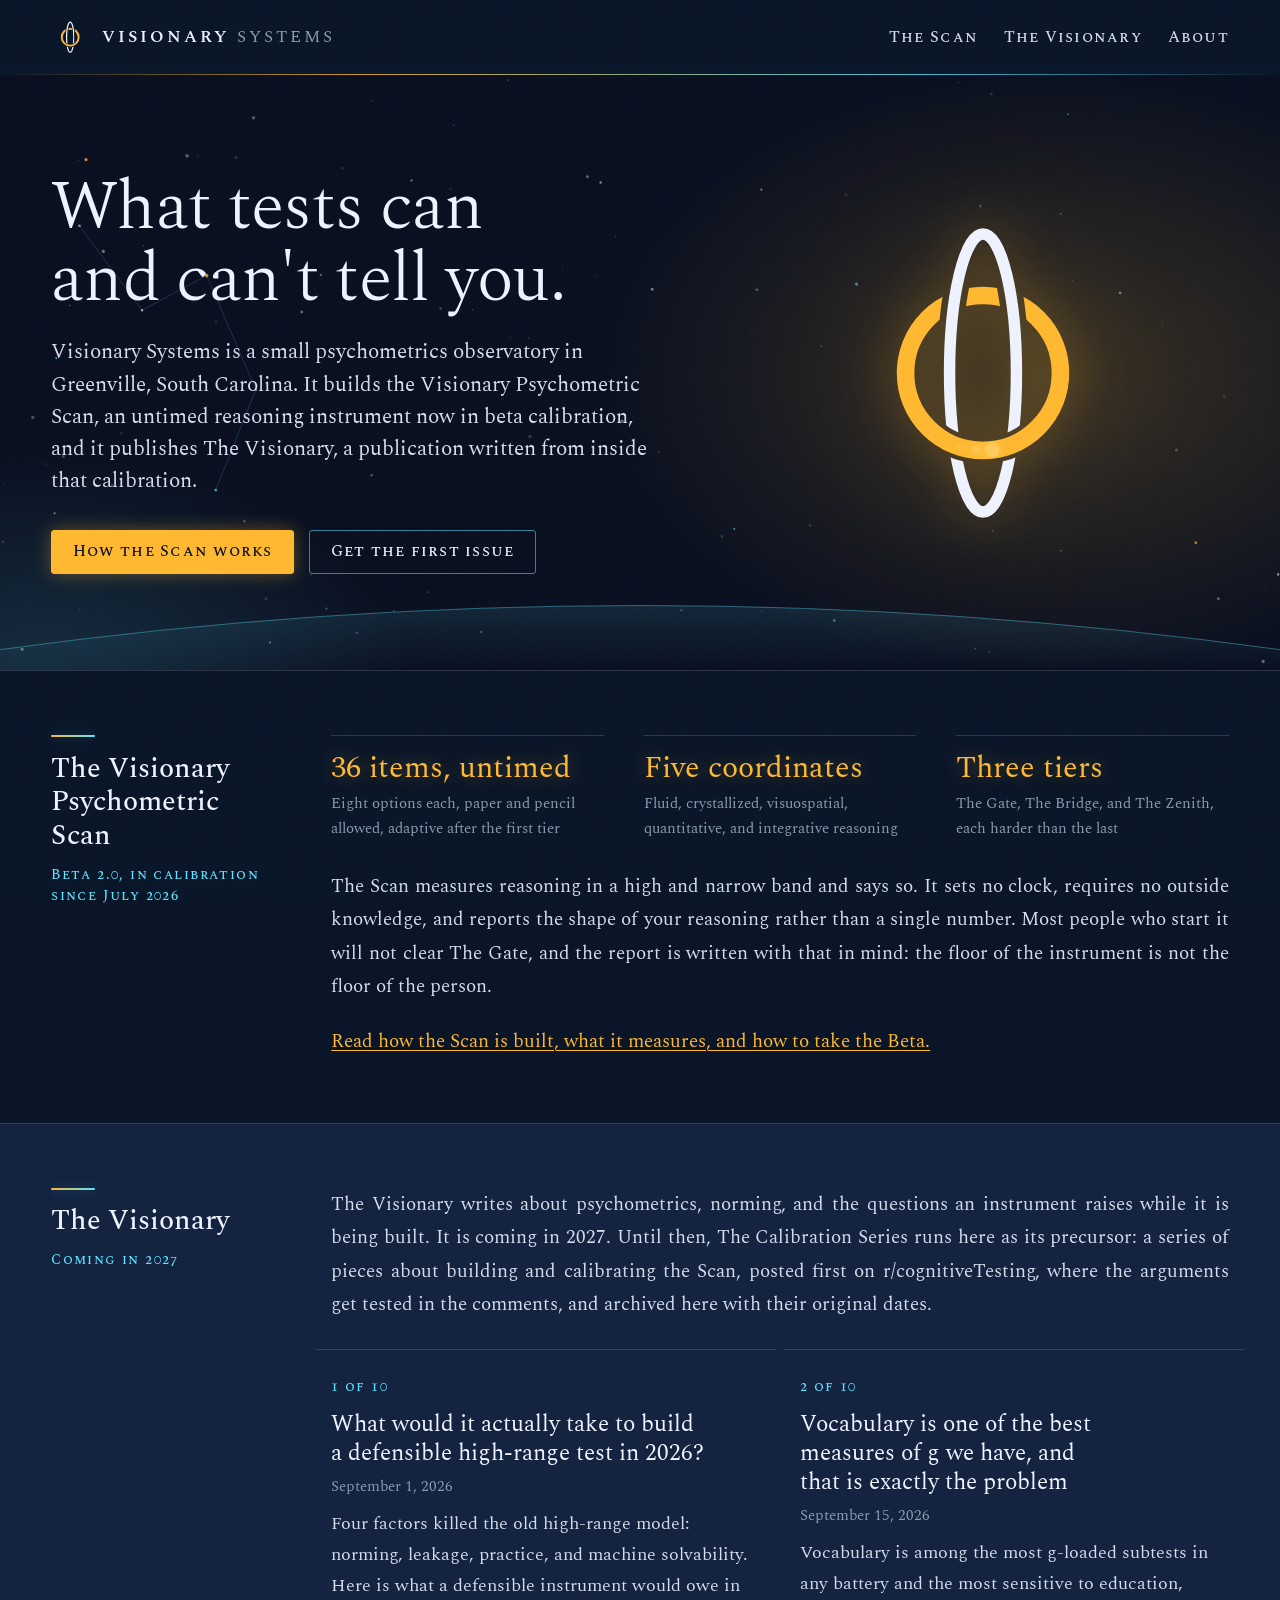
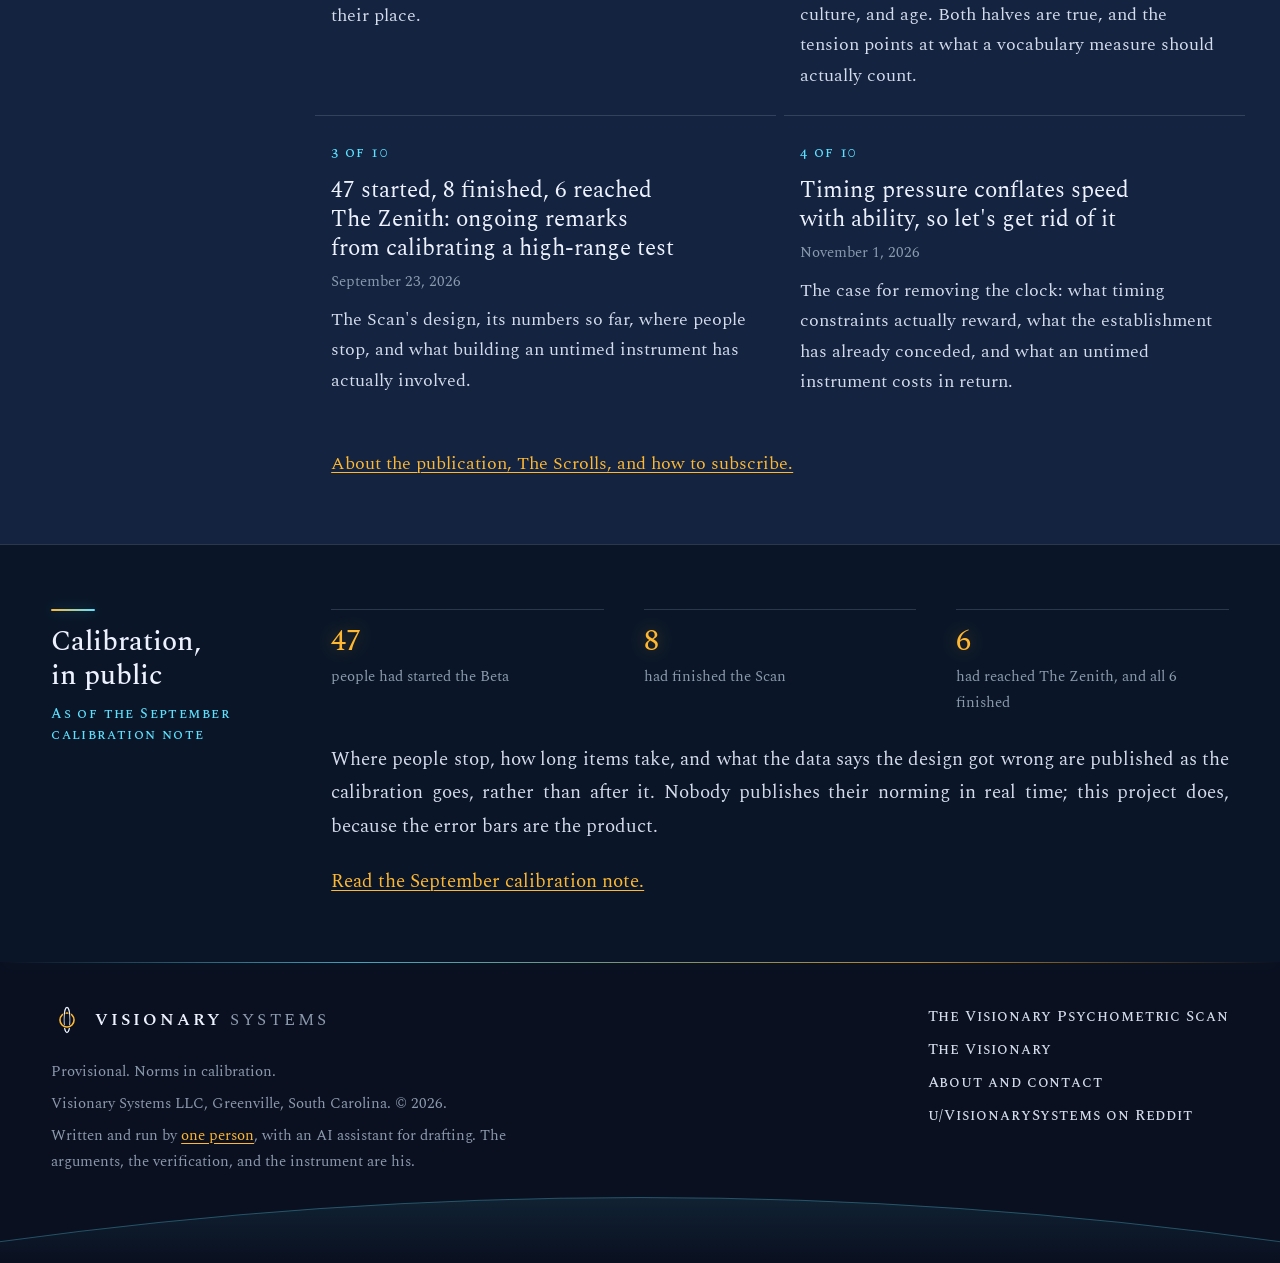
<file: docs/index.html>
<!doctype html>
<html lang="en">
<head>
<script>document.documentElement.classList.add("js")</script>
<meta charset="utf-8">
<meta name="viewport" content="width=device-width, initial-scale=1, viewport-fit=cover">
<title>Visionary Systems</title>
<meta name="description" content="Visionary Systems builds the Visionary Psychometric Scan, an untimed reasoning instrument in beta calibration, and publishes The Visionary.">
<meta name="theme-color" content="#0A1628">
<link rel="canonical" href="https://visionarysystems.io/">
<link rel="icon" href="assets/favicon.svg" type="image/svg+xml">
<link rel="icon" href="assets/favicon-32.png" sizes="32x32" type="image/png">
<link rel="apple-touch-icon" href="assets/apple-touch-icon.png">
<meta property="og:type" content="website">
<meta property="og:site_name" content="Visionary Systems">
<meta property="og:title" content="Visionary Systems">
<meta property="og:description" content="Visionary Systems builds the Visionary Psychometric Scan, an untimed reasoning instrument in beta calibration, and publishes The Visionary.">
<meta property="og:url" content="https://visionarysystems.io/">
<meta property="og:image" content="https://visionarysystems.io/assets/og-image.png">
<meta property="og:image:width" content="1200">
<meta property="og:image:height" content="630">
<meta name="twitter:card" content="summary_large_image">
<meta name="twitter:title" content="Visionary Systems">
<meta name="twitter:description" content="Visionary Systems builds the Visionary Psychometric Scan, an untimed reasoning instrument in beta calibration, and publishes The Visionary.">
<meta name="twitter:image" content="https://visionarysystems.io/assets/og-image.png">
<link rel="preload" as="font" type="font/woff2" crossorigin href="assets/fonts/spectral-latin-400-normal.woff2"><link rel="preload" as="font" type="font/woff2" crossorigin href="assets/fonts/spectral-latin-500-normal.woff2">
<link rel="stylesheet" href="style.css">
</head>
<body>
<header class="site-header"><div class="wrap">
<a class="lockup" href="index.html" aria-label="Visionary Systems home"><svg class="mark" viewBox="0 0 200 200" fill="none" aria-hidden="true" focusable="false">
<defs>
<mask id="rm-h"><rect width="200" height="200" fill="#fff"/><path d="M 67.3 129.44 A 44 44 0 0 0 132.7 129.44" stroke="#000" stroke-width="15" fill="none"/></mask>
<mask id="gm-h"><rect width="200" height="200" fill="#fff"/><ellipse cx="100" cy="100" rx="19" ry="79" stroke="#000" stroke-width="14" fill="none"/><path d="M 67.3 129.44 A 44 44 0 0 0 132.7 129.44" stroke="#fff" stroke-width="15" fill="none"/></mask>
</defs>
<ellipse cx="100" cy="100" rx="19" ry="79" stroke="var(--star)" stroke-width="6.5" fill="none" mask="url(#rm-h)"/>
<circle cx="100" cy="100" r="44" stroke="var(--mark-gold, var(--gold))" stroke-width="10" fill="none" mask="url(#gm-h)"/>
</svg><span class="wordmark">Visionary <span>Systems</span></span></a>
<nav class="site-nav" aria-label="Site"><a href="scan.html">The Scan</a><a href="visionary.html">The Visionary</a><a href="about.html">About</a></nav>
</div></header>
<main>
<section class="hero">
<canvas id="field" aria-hidden="true"></canvas>
<svg class="horizon" viewBox="0 0 1000 80" preserveAspectRatio="none" aria-hidden="true" focusable="false">
<defs><linearGradient id="hz" x1="0" y1="0" x2="0" y2="1"><stop offset="0" stop-color="#5CE1FF" stop-opacity="0.11"/><stop offset="1" stop-color="#5CE1FF" stop-opacity="0"/></linearGradient></defs>
<path d="M0 80 L0 58 Q 500 -34 1000 58 L1000 80 Z" fill="url(#hz)"/>
<path d="M0 58 Q 500 -34 1000 58" fill="none" stroke="#5CE1FF" stroke-opacity="0.38" stroke-width="1" vector-effect="non-scaling-stroke"/>
</svg>
<div class="wrap">
<div class="hero-text">
<h1>What tests can and can't tell you.</h1>
<p class="lede">Visionary Systems is a small psychometrics observatory in Greenville, South Carolina. It builds the Visionary Psychometric Scan, an untimed reasoning instrument now in beta calibration, and it publishes The Visionary, a publication written from inside that calibration.</p>
<div class="actions">
<a class="button button-primary" href="scan.html">How the Scan works</a>
<a class="button button-ghost" href="visionary.html#subscribe">Get the first issue</a>
</div>
</div>
<div class="hero-mark"><svg class="mark" viewBox="0 0 200 200" fill="none" aria-hidden="true" focusable="false">
<defs>
<mask id="rm-hero"><rect width="200" height="200" fill="#fff"/><path d="M 67.3 129.44 A 44 44 0 0 0 132.7 129.44" stroke="#000" stroke-width="15" fill="none"/></mask>
<mask id="gm-hero"><rect width="200" height="200" fill="#fff"/><ellipse cx="100" cy="100" rx="19" ry="79" stroke="#000" stroke-width="14" fill="none"/><path d="M 67.3 129.44 A 44 44 0 0 0 132.7 129.44" stroke="#fff" stroke-width="15" fill="none"/></mask>
</defs>
<ellipse cx="100" cy="100" rx="19" ry="79" stroke="var(--star)" stroke-width="6.5" fill="none" mask="url(#rm-hero)"/>
<circle cx="100" cy="100" r="44" stroke="var(--mark-gold, var(--gold))" stroke-width="10" fill="none" mask="url(#gm-hero)"/><g mask="url(#gm-hero)"><circle class="spark" r="2.0" fill="var(--gold-hot)" fill-opacity="0.25"><animateMotion dur="7.5s" begin="-0.5s" repeatCount="indefinite" path="M 144 100 A 44 44 0 1 1 56 100 A 44 44 0 1 1 144 100"/></circle><circle class="spark" r="2.8" fill="var(--gold-hot)" fill-opacity="0.5"><animateMotion dur="7.5s" begin="-0.25s" repeatCount="indefinite" path="M 144 100 A 44 44 0 1 1 56 100 A 44 44 0 1 1 144 100"/></circle><circle class="spark" r="4.0" fill="var(--gold-hot)" fill-opacity="1"><animateMotion dur="7.5s" begin="0s" repeatCount="indefinite" path="M 144 100 A 44 44 0 1 1 56 100 A 44 44 0 1 1 144 100"/></circle></g>
</svg></div>
</div>
</section>

<section class="band">
<div class="wrap section">
<div class="rail"><h2>The Visionary Psychometric Scan</h2>
<p class="kicker">Beta 2.0, in calibration since July 2026</p></div>
<div class="content"><div class="facts">
<div class="fact"><div class="value">36 items, untimed</div><div class="label">Eight options each, paper and pencil allowed, adaptive after the first tier</div></div>
<div class="fact"><div class="value">Five coordinates</div><div class="label">Fluid, crystallized, visuospatial, quantitative, and integrative reasoning</div></div>
<div class="fact"><div class="value">Three tiers</div><div class="label">The Gate, The Bridge, and The Zenith, each harder than the last</div></div>
</div>
<div class="prose">
<p>The Scan measures reasoning in a high and narrow band and says so. It sets no clock, requires no outside knowledge, and reports the shape of your reasoning rather than a single number. Most people who start it will not clear The Gate, and the report is written with that in mind: the floor of the instrument is not the floor of the person.</p>
<p><a href="scan.html">Read how the Scan is built, what it measures, and how to take the Beta.</a></p>
</div></div>
</div>
</section>

<section class="band band-raised">
<div class="wrap section">
<div class="rail"><h2>The Visionary</h2>
<p class="kicker">Coming in 2027</p></div>
<div class="content"><div class="prose">
<p>The Visionary writes about psychometrics, norming, and the questions an instrument raises while it is being built. It is coming in 2027. Until then, The Calibration Series runs here as its precursor: a series of pieces about building and calibrating the Scan, posted first on r/cognitiveTesting, where the arguments get tested in the comments, and archived here with their original dates.</p>
</div>
<ol class="essays"><li><span class="num">1 of 10</span>
<a class="title" href="essays/defensible-high-range-test.html">What would it actually take to build a defensible high-range test in 2026?</a>
<div class="meta">September 1, 2026</div>
<p class="summary">Four factors killed the old high-range model: norming, leakage, practice, and machine solvability. Here is what a defensible instrument would owe in their place.</p></li><li><span class="num">2 of 10</span>
<a class="title" href="essays/vocabulary-and-g.html">Vocabulary is one of the best measures of g we have, and that is exactly the problem</a>
<div class="meta">September 15, 2026</div>
<p class="summary">Vocabulary is among the most g-loaded subtests in any battery and the most sensitive to education, culture, and age. Both halves are true, and the tension points at what a vocabulary measure should actually count.</p></li><li><span class="num">3 of 10</span>
<a class="title" href="essays/calibration-remarks.html">47 started, 8 finished, 6 reached The Zenith: ongoing remarks from calibrating a high-range test</a>
<div class="meta">September 23, 2026</div>
<p class="summary">The Scan's design, its numbers so far, where people stop, and what building an untimed instrument has actually involved.</p></li><li><span class="num">4 of 10</span>
<a class="title" href="essays/speed-is-not-ability.html">Timing pressure conflates speed with ability, so let&#x27;s get rid of it</a>
<div class="meta">November 1, 2026</div>
<p class="summary">The case for removing the clock: what timing constraints actually reward, what the establishment has already conceded, and what an untimed instrument costs in return.</p></li></ol>
<p><a href="visionary.html">About the publication, The Scrolls, and how to subscribe.</a></p></div>
</div>
</section>

<section class="band">
<div class="wrap section">
<div class="rail"><h2>Calibration, in public</h2>
<p class="kicker">As of the September calibration note</p></div>
<div class="content"><div class="facts">
<div class="fact"><div class="value">47</div><div class="label">people had started the Beta</div></div>
<div class="fact"><div class="value">8</div><div class="label">had finished the Scan</div></div>
<div class="fact"><div class="value">6</div><div class="label">had reached The Zenith, and all 6 finished</div></div>
</div>
<div class="prose">
<p>Where people stop, how long items take, and what the data says the design got wrong are published as the calibration goes, rather than after it. Nobody publishes their norming in real time; this project does, because the error bars are the product.</p>
<p><a href="essays/calibration-remarks.html">Read the September calibration note.</a></p>
</div></div>
</div>
</section>
</main>
<footer class="site-footer"><svg class="horizon" viewBox="0 0 1000 80" preserveAspectRatio="none" aria-hidden="true" focusable="false">
<defs><linearGradient id="hz" x1="0" y1="0" x2="0" y2="1"><stop offset="0" stop-color="#5CE1FF" stop-opacity="0.11"/><stop offset="1" stop-color="#5CE1FF" stop-opacity="0"/></linearGradient></defs>
<path d="M0 80 L0 58 Q 500 -34 1000 58 L1000 80 Z" fill="url(#hz)"/>
<path d="M0 58 Q 500 -34 1000 58" fill="none" stroke="#5CE1FF" stroke-opacity="0.38" stroke-width="1" vector-effect="non-scaling-stroke"/>
</svg><div class="wrap">
<div>
<a class="lockup" href="index.html" aria-label="Visionary Systems home"><svg class="mark" viewBox="0 0 200 200" fill="none" aria-hidden="true" focusable="false">
<defs>
<mask id="rm-f"><rect width="200" height="200" fill="#fff"/><path d="M 67.3 129.44 A 44 44 0 0 0 132.7 129.44" stroke="#000" stroke-width="15" fill="none"/></mask>
<mask id="gm-f"><rect width="200" height="200" fill="#fff"/><ellipse cx="100" cy="100" rx="19" ry="79" stroke="#000" stroke-width="14" fill="none"/><path d="M 67.3 129.44 A 44 44 0 0 0 132.7 129.44" stroke="#fff" stroke-width="15" fill="none"/></mask>
</defs>
<ellipse cx="100" cy="100" rx="19" ry="79" stroke="var(--star)" stroke-width="6.5" fill="none" mask="url(#rm-f)"/>
<circle cx="100" cy="100" r="44" stroke="var(--mark-gold, var(--gold))" stroke-width="10" fill="none" mask="url(#gm-f)"/>
</svg><span class="wordmark">Visionary <span>Systems</span></span></a>
<div class="colophon">
<p>Provisional. Norms in calibration.</p>
<p>Visionary Systems LLC, Greenville, South Carolina. &copy; 2026.</p>
<p>Written and run by <a href="about.html">one person</a>, with an AI assistant for drafting. The arguments, the verification, and the instrument are his.</p>
</div>
</div>
<nav aria-label="Footer">
<a href="scan.html">The Visionary Psychometric Scan</a>
<a href="visionary.html">The Visionary</a>
<a href="about.html">About and contact</a>
<a href="https://www.reddit.com/user/VisionarySystems/" rel="noopener">u/VisionarySystems on Reddit</a>
</nav>
</div></footer>
<script>
(function () {
  // Subscribe form: until the list is connected, explain instead of posting nowhere.
  var form = document.getElementById("subscribe-form");
  if (form) {
    form.addEventListener("submit", function (e) {
      if (form.getAttribute("action").indexOf("YOUR-BUTTONDOWN-USERNAME") !== -1) {
        e.preventDefault();
        var n = document.getElementById("subscribe-notice");
        if (n) { n.hidden = false; n.focus && n.focus(); }
      }
    });
  }
  // Copy buttons for the contact address.
  var buttons = document.querySelectorAll("[data-copy]");
  Array.prototype.forEach.call(buttons, function (b) {
    b.addEventListener("click", function () {
      var text = b.getAttribute("data-copy");
      var done = function () { b.textContent = "Copied"; setTimeout(function () { b.textContent = "Copy"; }, 1800); };
      var fallback = function () {
        var el = document.getElementById(b.getAttribute("data-target"));
        if (!el) return;
        var r = document.createRange(); r.selectNodeContents(el);
        var s = window.getSelection(); s.removeAllRanges(); s.addRange(r);
        b.textContent = "Selected";
        setTimeout(function () { b.textContent = "Copy"; }, 1800);
      };
      if (navigator.clipboard && navigator.clipboard.writeText) {
        navigator.clipboard.writeText(text).then(done, fallback);
      } else { fallback(); }
    });
  });
  // Deep field behind the hero, laid out from a fixed seed so it is the same sky every visit.
  // A few stars twinkle; the loop runs only while the hero is on screen and motion is allowed.
  var c = document.getElementById("field");
  if (c && c.getContext) {
    var ctx = c.getContext("2d"), stars = [], W = 0, H = 0, pts = [], pivot = { x: 0, y: 0 };
    var motion = window.matchMedia && window.matchMedia("(prefers-reduced-motion: no-preference)").matches;
    var OMEGA = 0.0092; // radians per second: one turn of the sky in about eleven minutes
    function seeded(s) { return function () { s = (s * 9301 + 49297) % 233280; return s / 233280; }; }
    function layout() {
      var r = c.getBoundingClientRect();
      if (!r.width || !r.height) return false;
      var dpr = Math.min(window.devicePixelRatio || 1, 2);
      W = r.width; H = r.height;
      c.width = Math.floor(W * dpr); c.height = Math.floor(H * dpr);
      ctx.setTransform(dpr, 0, 0, dpr, 0, 0);
      // The sky turns around the mark, so the stars are laid out in a disc around it that covers the canvas at every angle.
      var m = document.querySelector(".hero-mark .mark"), mr = m && m.getBoundingClientRect();
      pivot = mr ? { x: mr.left + mr.width / 2 - r.left, y: mr.top + mr.height / 2 - r.top } : { x: W * 0.72, y: H * 0.5 };
      var far = 0, cs = [[0, 0], [W, 0], [0, H], [W, H]];
      for (var q = 0; q < 4; q++) far = Math.max(far, Math.hypot(cs[q][0] - pivot.x, cs[q][1] - pivot.y));
      var rnd = seeded(1618), n = Math.round(Math.PI * far * far / 7000);
      stars = [];
      for (var i = 0; i < n; i++) {
        var roll = rnd(), rad = far * Math.sqrt(rnd()), th = rnd() * 6.283, s = 0.5 + rnd() * 1.2, a = 0.10 + rnd() * 0.40;
        var col = roll > 0.95 ? "255,184,48" : roll > 0.85 ? "92,225,255" : "238,242,255";
        if (roll > 0.85) a = 0.75;
        stars.push({ x: rad * Math.cos(th), y: rad * Math.sin(th), s: s, c: col, a: a, tw: rnd() < 0.4, ph: rnd() * 6.283, rate: 0.8 + rnd() * 1.8 });
      }
      pts = [[0.06, 0.28], [0.11, 0.42], [0.16, 0.36], [0.2, 0.55], [0.17, 0.72]].map(function (p) { return [p[0] * W - pivot.x, p[1] * H - pivot.y]; });
      return true;
    }
    function draw(t) {
      ctx.clearRect(0, 0, W, H);
      ctx.save();
      ctx.translate(pivot.x, pivot.y);
      ctx.rotate(motion ? (t / 1000) * OMEGA : 0);
      for (var i = 0; i < stars.length; i++) {
        var st = stars[i], a = st.a, sz = st.s;
        if (st.tw && t) { var w = Math.sin(t / 1000 * st.rate + st.ph); a = st.a * (0.5 + 0.5 * w); sz = st.s * (0.9 + 0.2 * w); }
        ctx.beginPath(); ctx.arc(st.x, st.y, sz, 0, 6.283);
        ctx.fillStyle = "rgba(" + st.c + "," + a.toFixed(3) + ")"; ctx.fill();
      }
      ctx.strokeStyle = "rgba(92,225,255,0.26)"; ctx.lineWidth = 0.7; ctx.beginPath();
      for (var j = 0; j < pts.length; j++) { if (j === 0) ctx.moveTo(pts[j][0], pts[j][1]); else ctx.lineTo(pts[j][0], pts[j][1]); }
      ctx.stroke();
      for (var k = 0; k < pts.length; k++) { ctx.beginPath(); ctx.arc(pts[k][0], pts[k][1], k === 2 ? 1.8 : 1.3, 0, 6.283); ctx.fillStyle = k === 2 ? "rgba(255,184,48,0.75)" : k === 4 ? "rgba(92,225,255,0.7)" : "rgba(238,242,255,0.6)"; ctx.fill(); }
      ctx.restore();
    }
    var visible = true, running = false, last = 0;
    function loop(t) {
      if (!running) return;
      if (t - last > 33) { last = t; draw(t); }
      requestAnimationFrame(loop);
    }
    function start() { if (motion && visible && !document.hidden && !running) { running = true; requestAnimationFrame(loop); } }
    function stop() { running = false; }
    if (layout()) draw(0);
    if ("IntersectionObserver" in window) {
      new IntersectionObserver(function (es) { visible = es[0].isIntersecting; visible ? start() : stop(); }).observe(c);
    }
    document.addEventListener("visibilitychange", function () { document.hidden ? stop() : start(); });
    start();
    var tm; window.addEventListener("resize", function () { clearTimeout(tm); tm = setTimeout(function () { if (layout()) draw(0); }, 150); });
  }
  // Sections rise into place as they enter the view.
  var reveals = document.querySelectorAll(".section, .essay-head .wrap, .notfound .wrap");
  if ("IntersectionObserver" in window && reveals.length) {
    var io = new IntersectionObserver(function (es) {
      es.forEach(function (en) { if (en.isIntersecting) { en.target.classList.add("in"); io.unobserve(en.target); } });
    }, { rootMargin: "0px 0px -8% 0px", threshold: 0.08 });
    Array.prototype.forEach.call(reveals, function (el) { el.classList.add("reveal"); io.observe(el); });
  }
  // Reading progress on essay pages.
  var bar = document.querySelector(".progress span");
  if (bar) {
    var ticking = false;
    function measure() {
      var d = document.documentElement, max = d.scrollHeight - d.clientHeight;
      bar.style.transform = "scaleX(" + (max > 0 ? Math.min(1, d.scrollTop / max) : 0).toFixed(4) + ")";
      ticking = false;
    }
    window.addEventListener("scroll", function () { if (!ticking) { ticking = true; requestAnimationFrame(measure); } }, { passive: true });
    measure();
  }
  // Paper or navy on essay pages, remembered in this browser only.
  var toggles = document.querySelectorAll("[data-theme-toggle]");
  function label(b) { b.textContent = document.documentElement.getAttribute("data-theme") === "paper" ? "Read on navy" : "Read on paper"; }
  Array.prototype.forEach.call(toggles, function (b) {
    label(b);
    b.addEventListener("click", function () {
      var paper = document.documentElement.getAttribute("data-theme") === "paper";
      if (paper) document.documentElement.removeAttribute("data-theme"); else document.documentElement.setAttribute("data-theme", "paper");
      try { localStorage.setItem("vs-theme", paper ? "navy" : "paper"); } catch (e) {}
      Array.prototype.forEach.call(toggles, label);
    });
  });
})();
</script>
</body>
</html>
</file>
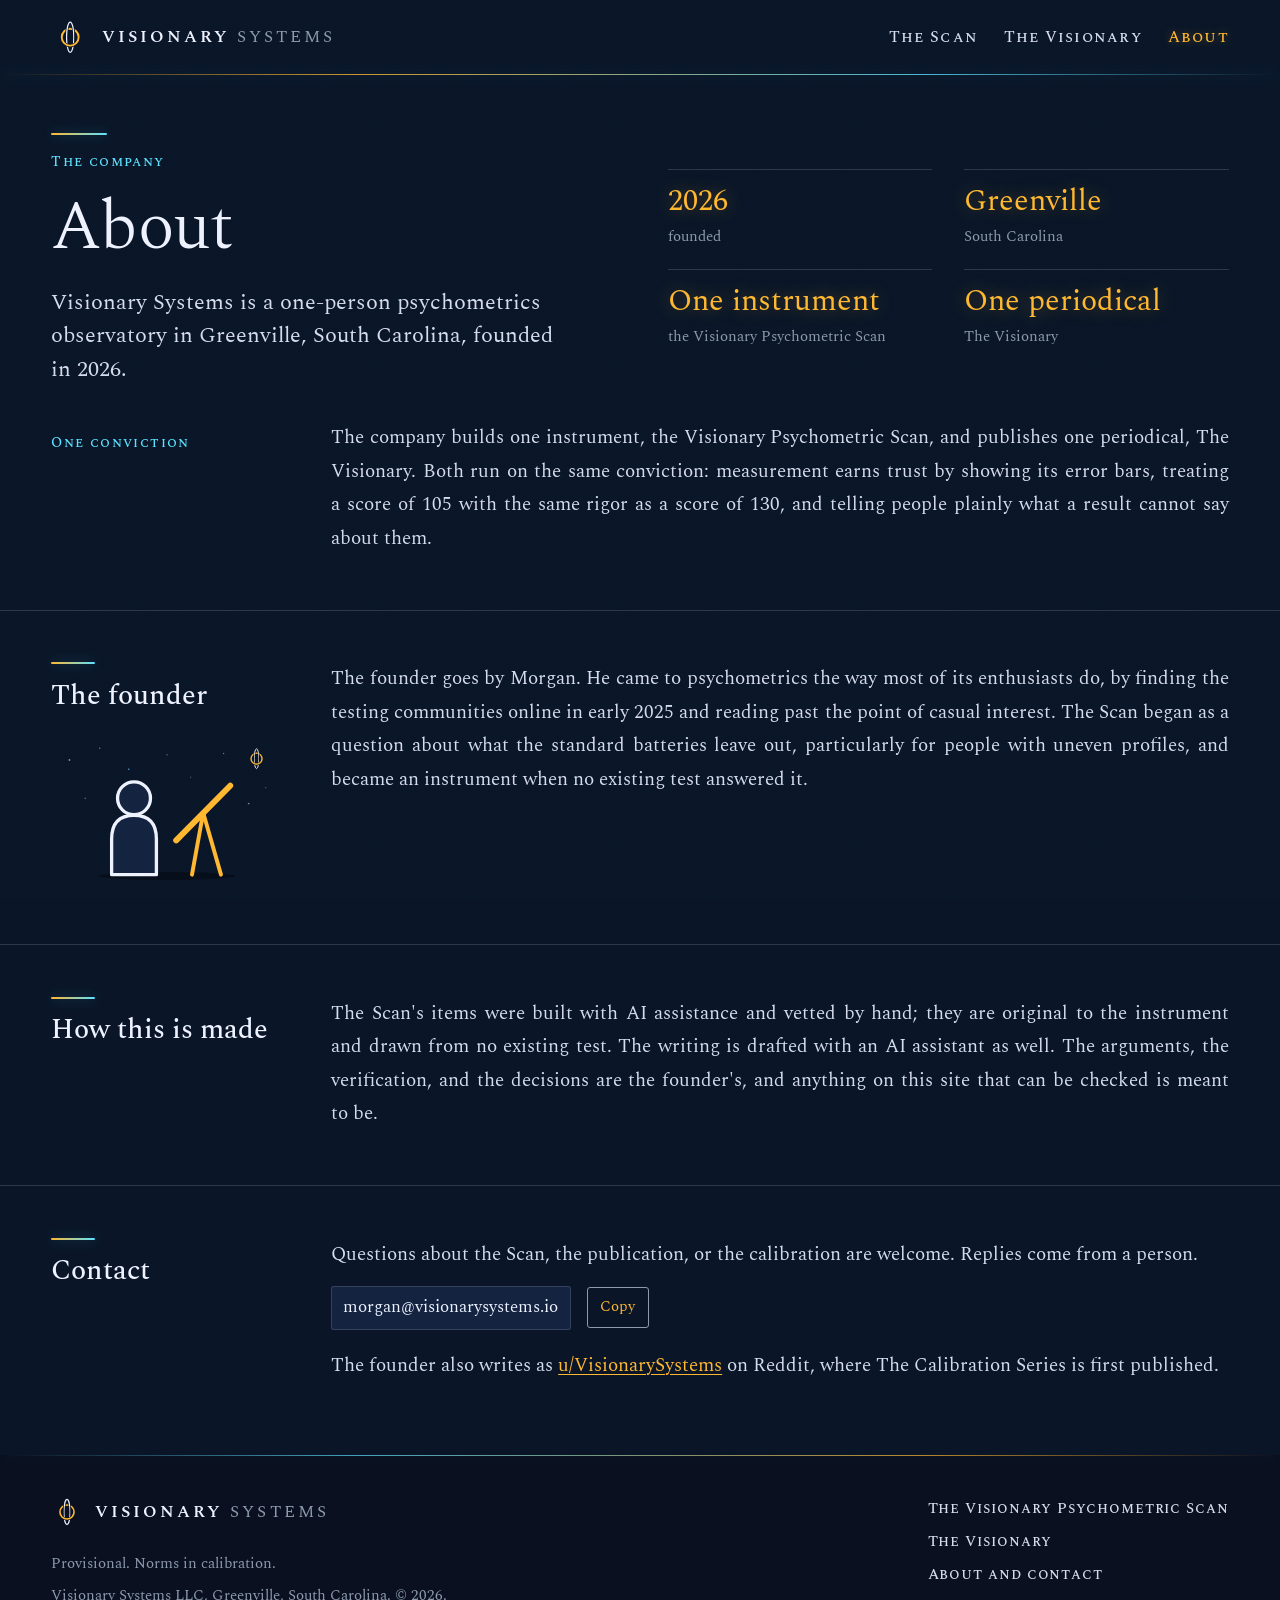
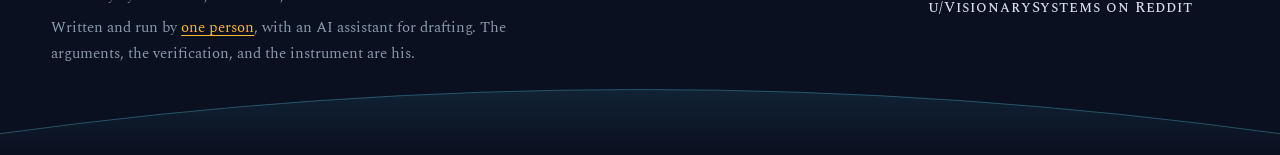
<file: docs/about.html>
<!doctype html>
<html lang="en">
<head>
<script>document.documentElement.classList.add("js")</script>
<meta charset="utf-8">
<meta name="viewport" content="width=device-width, initial-scale=1, viewport-fit=cover">
<title>About Visionary Systems</title>
<meta name="description" content="Visionary Systems is a one-person psychometrics observatory in Greenville, South Carolina, founded in 2026.">
<meta name="theme-color" content="#0A1628">
<link rel="canonical" href="https://visionarysystems.io/about.html">
<link rel="icon" href="assets/favicon.svg" type="image/svg+xml">
<link rel="icon" href="assets/favicon-32.png" sizes="32x32" type="image/png">
<link rel="apple-touch-icon" href="assets/apple-touch-icon.png">
<meta property="og:type" content="website">
<meta property="og:site_name" content="Visionary Systems">
<meta property="og:title" content="About Visionary Systems">
<meta property="og:description" content="Visionary Systems is a one-person psychometrics observatory in Greenville, South Carolina, founded in 2026.">
<meta property="og:url" content="https://visionarysystems.io/about.html">
<meta property="og:image" content="https://visionarysystems.io/assets/og-image.png">
<meta property="og:image:width" content="1200">
<meta property="og:image:height" content="630">
<meta name="twitter:card" content="summary_large_image">
<meta name="twitter:title" content="About Visionary Systems">
<meta name="twitter:description" content="Visionary Systems is a one-person psychometrics observatory in Greenville, South Carolina, founded in 2026.">
<meta name="twitter:image" content="https://visionarysystems.io/assets/og-image.png">
<link rel="preload" as="font" type="font/woff2" crossorigin href="assets/fonts/spectral-latin-400-normal.woff2"><link rel="preload" as="font" type="font/woff2" crossorigin href="assets/fonts/spectral-latin-500-normal.woff2">
<link rel="stylesheet" href="style.css">
</head>
<body>
<header class="site-header"><div class="wrap">
<a class="lockup" href="index.html" aria-label="Visionary Systems home"><svg class="mark" viewBox="0 0 200 200" fill="none" aria-hidden="true" focusable="false">
<defs>
<mask id="rm-h"><rect width="200" height="200" fill="#fff"/><path d="M 67.3 129.44 A 44 44 0 0 0 132.7 129.44" stroke="#000" stroke-width="15" fill="none"/></mask>
<mask id="gm-h"><rect width="200" height="200" fill="#fff"/><ellipse cx="100" cy="100" rx="19" ry="79" stroke="#000" stroke-width="14" fill="none"/><path d="M 67.3 129.44 A 44 44 0 0 0 132.7 129.44" stroke="#fff" stroke-width="15" fill="none"/></mask>
</defs>
<ellipse cx="100" cy="100" rx="19" ry="79" stroke="var(--star)" stroke-width="6.5" fill="none" mask="url(#rm-h)"/>
<circle cx="100" cy="100" r="44" stroke="var(--mark-gold, var(--gold))" stroke-width="10" fill="none" mask="url(#gm-h)"/>
</svg><span class="wordmark">Visionary <span>Systems</span></span></a>
<nav class="site-nav" aria-label="Site"><a href="scan.html">The Scan</a><a href="visionary.html">The Visionary</a><a href="about.html" aria-current="page">About</a></nav>
</div></header>
<main>
<section class="band band-page">
<div class="wrap page-head">
<div><p class="eyebrow">The company</p>
<h1>About</h1>
<p class="lede">Visionary Systems is a one-person psychometrics observatory in Greenville, South Carolina, founded in 2026.</p></div>
<div class="facts">
<div class="fact"><div class="value">2026</div><div class="label">founded</div></div>
<div class="fact"><div class="value">Greenville</div><div class="label">South Carolina</div></div>
<div class="fact"><div class="value">One instrument</div><div class="label">the Visionary Psychometric Scan</div></div>
<div class="fact"><div class="value">One periodical</div><div class="label">The Visionary</div></div>
</div>
</div>
<div class="wrap section">
<div class="rail"><p class="kicker">One conviction</p></div>
<div class="content"><div class="prose">
<p>The company builds one instrument, the Visionary Psychometric Scan, and publishes one periodical, The Visionary. Both run on the same conviction: measurement earns trust by showing its error bars, treating a score of 105 with the same rigor as a score of 130, and telling people plainly what a result cannot say about them.</p>
</div></div>
</div>

<div class="wrap section">
<div class="rail"><h2>The founder</h2><figure class="observer" aria-hidden="true"><svg viewBox="0 0 340 236" fill="none">
<circle cx="28" cy="38" r="1.4" fill="var(--star)" fill-opacity="0.55"/><circle cx="74" cy="20" r="1.1" fill="var(--star)" fill-opacity="0.45"/><circle cx="118" cy="52" r="1.2" fill="var(--ion)" fill-opacity="0.7"/><circle cx="176" cy="30" r="1.0" fill="var(--star)" fill-opacity="0.4"/><circle cx="300" cy="104" r="1.3" fill="var(--star)" fill-opacity="0.5"/><circle cx="212" cy="64" r="0.9" fill="var(--star)" fill-opacity="0.35"/><circle cx="52" cy="96" r="1.0" fill="var(--gold)" fill-opacity="0.6"/><circle cx="262" cy="28" r="1.1" fill="var(--ion)" fill-opacity="0.55"/><circle cx="326" cy="80" r="0.9" fill="var(--star)" fill-opacity="0.4"/><g class="obs-sky" transform="translate(293 17) scale(0.19)"><defs>
<mask id="rm-obabt"><rect width="200" height="200" fill="#fff"/><path d="M 67.3 129.44 A 44 44 0 0 0 132.7 129.44" stroke="#000" stroke-width="15" fill="none"/></mask>
<mask id="gm-obabt"><rect width="200" height="200" fill="#fff"/><ellipse cx="100" cy="100" rx="19" ry="79" stroke="#000" stroke-width="14" fill="none"/><path d="M 67.3 129.44 A 44 44 0 0 0 132.7 129.44" stroke="#fff" stroke-width="15" fill="none"/></mask>
</defs>
<ellipse cx="100" cy="100" rx="19" ry="79" stroke="var(--star)" stroke-width="6.5" fill="none" mask="url(#rm-obabt)"/>
<circle cx="100" cy="100" r="44" stroke="var(--mark-gold, var(--gold))" stroke-width="10" fill="none" mask="url(#gm-obabt)"/></g>
<ellipse cx="176" cy="214" rx="104" ry="6" fill="#000" fill-opacity="0.35"/>
<path d="M 92 212 L 92 158 Q 92 122 126 122 Q 160 122 160 158 L 160 212 Z" fill="var(--field-2)" stroke="var(--star)" stroke-width="5" stroke-linejoin="round"/>
<circle cx="126" cy="96" r="25" fill="var(--field-2)" stroke="var(--star)" stroke-width="5"/>
<path d="M 231 118 L 214 212 M 231 118 L 258 212" stroke="var(--mark-gold, var(--gold))" stroke-width="6" stroke-linecap="round"/>
<path d="M 190 160 L 272 77" stroke="var(--mark-gold, var(--gold))" stroke-width="9" stroke-linecap="round"/>
</svg></figure></div>
<div class="content"><div class="prose">
<p>The founder goes by Morgan. He came to psychometrics the way most of its enthusiasts do, by finding the testing communities online in early 2025 and reading past the point of casual interest. The Scan began as a question about what the standard batteries leave out, particularly for people with uneven profiles, and became an instrument when no existing test answered it.</p>
</div></div>
</div>

<div class="wrap section">
<div class="rail"><h2>How this is made</h2></div>
<div class="content"><div class="prose">
<p>The Scan's items were built with AI assistance and vetted by hand; they are original to the instrument and drawn from no existing test. The writing is drafted with an AI assistant as well. The arguments, the verification, and the decisions are the founder's, and anything on this site that can be checked is meant to be.</p>
</div></div>
</div>

<div class="wrap section">
<div class="rail"><h2>Contact</h2></div>
<div class="content"><div class="prose">
<p>Questions about the Scan, the publication, or the calibration are welcome. Replies come from a person.</p>
<div class="contact"><code id="contact-email">morgan@visionarysystems.io</code><button type="button" data-copy="morgan@visionarysystems.io" data-target="contact-email">Copy</button></div>
<p style="margin-top:1.2rem">The founder also writes as <a href="https://www.reddit.com/user/VisionarySystems/" rel="noopener">u/VisionarySystems</a> on Reddit, where The Calibration Series is first published.</p>
</div></div>
</div>
</section>
</main>
<footer class="site-footer"><svg class="horizon" viewBox="0 0 1000 80" preserveAspectRatio="none" aria-hidden="true" focusable="false">
<defs><linearGradient id="hz" x1="0" y1="0" x2="0" y2="1"><stop offset="0" stop-color="#5CE1FF" stop-opacity="0.11"/><stop offset="1" stop-color="#5CE1FF" stop-opacity="0"/></linearGradient></defs>
<path d="M0 80 L0 58 Q 500 -34 1000 58 L1000 80 Z" fill="url(#hz)"/>
<path d="M0 58 Q 500 -34 1000 58" fill="none" stroke="#5CE1FF" stroke-opacity="0.38" stroke-width="1" vector-effect="non-scaling-stroke"/>
</svg><div class="wrap">
<div>
<a class="lockup" href="index.html" aria-label="Visionary Systems home"><svg class="mark" viewBox="0 0 200 200" fill="none" aria-hidden="true" focusable="false">
<defs>
<mask id="rm-f"><rect width="200" height="200" fill="#fff"/><path d="M 67.3 129.44 A 44 44 0 0 0 132.7 129.44" stroke="#000" stroke-width="15" fill="none"/></mask>
<mask id="gm-f"><rect width="200" height="200" fill="#fff"/><ellipse cx="100" cy="100" rx="19" ry="79" stroke="#000" stroke-width="14" fill="none"/><path d="M 67.3 129.44 A 44 44 0 0 0 132.7 129.44" stroke="#fff" stroke-width="15" fill="none"/></mask>
</defs>
<ellipse cx="100" cy="100" rx="19" ry="79" stroke="var(--star)" stroke-width="6.5" fill="none" mask="url(#rm-f)"/>
<circle cx="100" cy="100" r="44" stroke="var(--mark-gold, var(--gold))" stroke-width="10" fill="none" mask="url(#gm-f)"/>
</svg><span class="wordmark">Visionary <span>Systems</span></span></a>
<div class="colophon">
<p>Provisional. Norms in calibration.</p>
<p>Visionary Systems LLC, Greenville, South Carolina. &copy; 2026.</p>
<p>Written and run by <a href="about.html">one person</a>, with an AI assistant for drafting. The arguments, the verification, and the instrument are his.</p>
</div>
</div>
<nav aria-label="Footer">
<a href="scan.html">The Visionary Psychometric Scan</a>
<a href="visionary.html">The Visionary</a>
<a href="about.html">About and contact</a>
<a href="https://www.reddit.com/user/VisionarySystems/" rel="noopener">u/VisionarySystems on Reddit</a>
</nav>
</div></footer>
<script>
(function () {
  // Subscribe form: until the list is connected, explain instead of posting nowhere.
  var form = document.getElementById("subscribe-form");
  if (form) {
    form.addEventListener("submit", function (e) {
      if (form.getAttribute("action").indexOf("YOUR-BUTTONDOWN-USERNAME") !== -1) {
        e.preventDefault();
        var n = document.getElementById("subscribe-notice");
        if (n) { n.hidden = false; n.focus && n.focus(); }
      }
    });
  }
  // Copy buttons for the contact address.
  var buttons = document.querySelectorAll("[data-copy]");
  Array.prototype.forEach.call(buttons, function (b) {
    b.addEventListener("click", function () {
      var text = b.getAttribute("data-copy");
      var done = function () { b.textContent = "Copied"; setTimeout(function () { b.textContent = "Copy"; }, 1800); };
      var fallback = function () {
        var el = document.getElementById(b.getAttribute("data-target"));
        if (!el) return;
        var r = document.createRange(); r.selectNodeContents(el);
        var s = window.getSelection(); s.removeAllRanges(); s.addRange(r);
        b.textContent = "Selected";
        setTimeout(function () { b.textContent = "Copy"; }, 1800);
      };
      if (navigator.clipboard && navigator.clipboard.writeText) {
        navigator.clipboard.writeText(text).then(done, fallback);
      } else { fallback(); }
    });
  });
  // Deep field behind the hero, laid out from a fixed seed so it is the same sky every visit.
  // A few stars twinkle; the loop runs only while the hero is on screen and motion is allowed.
  var c = document.getElementById("field");
  if (c && c.getContext) {
    var ctx = c.getContext("2d"), stars = [], W = 0, H = 0, pts = [], pivot = { x: 0, y: 0 };
    var motion = window.matchMedia && window.matchMedia("(prefers-reduced-motion: no-preference)").matches;
    var OMEGA = 0.0092; // radians per second: one turn of the sky in about eleven minutes
    function seeded(s) { return function () { s = (s * 9301 + 49297) % 233280; return s / 233280; }; }
    function layout() {
      var r = c.getBoundingClientRect();
      if (!r.width || !r.height) return false;
      var dpr = Math.min(window.devicePixelRatio || 1, 2);
      W = r.width; H = r.height;
      c.width = Math.floor(W * dpr); c.height = Math.floor(H * dpr);
      ctx.setTransform(dpr, 0, 0, dpr, 0, 0);
      // The sky turns around the mark, so the stars are laid out in a disc around it that covers the canvas at every angle.
      var m = document.querySelector(".hero-mark .mark"), mr = m && m.getBoundingClientRect();
      pivot = mr ? { x: mr.left + mr.width / 2 - r.left, y: mr.top + mr.height / 2 - r.top } : { x: W * 0.72, y: H * 0.5 };
      var far = 0, cs = [[0, 0], [W, 0], [0, H], [W, H]];
      for (var q = 0; q < 4; q++) far = Math.max(far, Math.hypot(cs[q][0] - pivot.x, cs[q][1] - pivot.y));
      var rnd = seeded(1618), n = Math.round(Math.PI * far * far / 7000);
      stars = [];
      for (var i = 0; i < n; i++) {
        var roll = rnd(), rad = far * Math.sqrt(rnd()), th = rnd() * 6.283, s = 0.5 + rnd() * 1.2, a = 0.10 + rnd() * 0.40;
        var col = roll > 0.95 ? "255,184,48" : roll > 0.85 ? "92,225,255" : "238,242,255";
        if (roll > 0.85) a = 0.75;
        stars.push({ x: rad * Math.cos(th), y: rad * Math.sin(th), s: s, c: col, a: a, tw: rnd() < 0.4, ph: rnd() * 6.283, rate: 0.8 + rnd() * 1.8 });
      }
      pts = [[0.06, 0.28], [0.11, 0.42], [0.16, 0.36], [0.2, 0.55], [0.17, 0.72]].map(function (p) { return [p[0] * W - pivot.x, p[1] * H - pivot.y]; });
      return true;
    }
    function draw(t) {
      ctx.clearRect(0, 0, W, H);
      ctx.save();
      ctx.translate(pivot.x, pivot.y);
      ctx.rotate(motion ? (t / 1000) * OMEGA : 0);
      for (var i = 0; i < stars.length; i++) {
        var st = stars[i], a = st.a, sz = st.s;
        if (st.tw && t) { var w = Math.sin(t / 1000 * st.rate + st.ph); a = st.a * (0.5 + 0.5 * w); sz = st.s * (0.9 + 0.2 * w); }
        ctx.beginPath(); ctx.arc(st.x, st.y, sz, 0, 6.283);
        ctx.fillStyle = "rgba(" + st.c + "," + a.toFixed(3) + ")"; ctx.fill();
      }
      ctx.strokeStyle = "rgba(92,225,255,0.26)"; ctx.lineWidth = 0.7; ctx.beginPath();
      for (var j = 0; j < pts.length; j++) { if (j === 0) ctx.moveTo(pts[j][0], pts[j][1]); else ctx.lineTo(pts[j][0], pts[j][1]); }
      ctx.stroke();
      for (var k = 0; k < pts.length; k++) { ctx.beginPath(); ctx.arc(pts[k][0], pts[k][1], k === 2 ? 1.8 : 1.3, 0, 6.283); ctx.fillStyle = k === 2 ? "rgba(255,184,48,0.75)" : k === 4 ? "rgba(92,225,255,0.7)" : "rgba(238,242,255,0.6)"; ctx.fill(); }
      ctx.restore();
    }
    var visible = true, running = false, last = 0;
    function loop(t) {
      if (!running) return;
      if (t - last > 33) { last = t; draw(t); }
      requestAnimationFrame(loop);
    }
    function start() { if (motion && visible && !document.hidden && !running) { running = true; requestAnimationFrame(loop); } }
    function stop() { running = false; }
    if (layout()) draw(0);
    if ("IntersectionObserver" in window) {
      new IntersectionObserver(function (es) { visible = es[0].isIntersecting; visible ? start() : stop(); }).observe(c);
    }
    document.addEventListener("visibilitychange", function () { document.hidden ? stop() : start(); });
    start();
    var tm; window.addEventListener("resize", function () { clearTimeout(tm); tm = setTimeout(function () { if (layout()) draw(0); }, 150); });
  }
  // Sections rise into place as they enter the view.
  var reveals = document.querySelectorAll(".section, .essay-head .wrap, .notfound .wrap");
  if ("IntersectionObserver" in window && reveals.length) {
    var io = new IntersectionObserver(function (es) {
      es.forEach(function (en) { if (en.isIntersecting) { en.target.classList.add("in"); io.unobserve(en.target); } });
    }, { rootMargin: "0px 0px -8% 0px", threshold: 0.08 });
    Array.prototype.forEach.call(reveals, function (el) { el.classList.add("reveal"); io.observe(el); });
  }
  // Reading progress on essay pages.
  var bar = document.querySelector(".progress span");
  if (bar) {
    var ticking = false;
    function measure() {
      var d = document.documentElement, max = d.scrollHeight - d.clientHeight;
      bar.style.transform = "scaleX(" + (max > 0 ? Math.min(1, d.scrollTop / max) : 0).toFixed(4) + ")";
      ticking = false;
    }
    window.addEventListener("scroll", function () { if (!ticking) { ticking = true; requestAnimationFrame(measure); } }, { passive: true });
    measure();
  }
  // Paper or navy on essay pages, remembered in this browser only.
  var toggles = document.querySelectorAll("[data-theme-toggle]");
  function label(b) { b.textContent = document.documentElement.getAttribute("data-theme") === "paper" ? "Read on navy" : "Read on paper"; }
  Array.prototype.forEach.call(toggles, function (b) {
    label(b);
    b.addEventListener("click", function () {
      var paper = document.documentElement.getAttribute("data-theme") === "paper";
      if (paper) document.documentElement.removeAttribute("data-theme"); else document.documentElement.setAttribute("data-theme", "paper");
      try { localStorage.setItem("vs-theme", paper ? "navy" : "paper"); } catch (e) {}
      Array.prototype.forEach.call(toggles, label);
    });
  });
})();
</script>
</body>
</html>
</file>
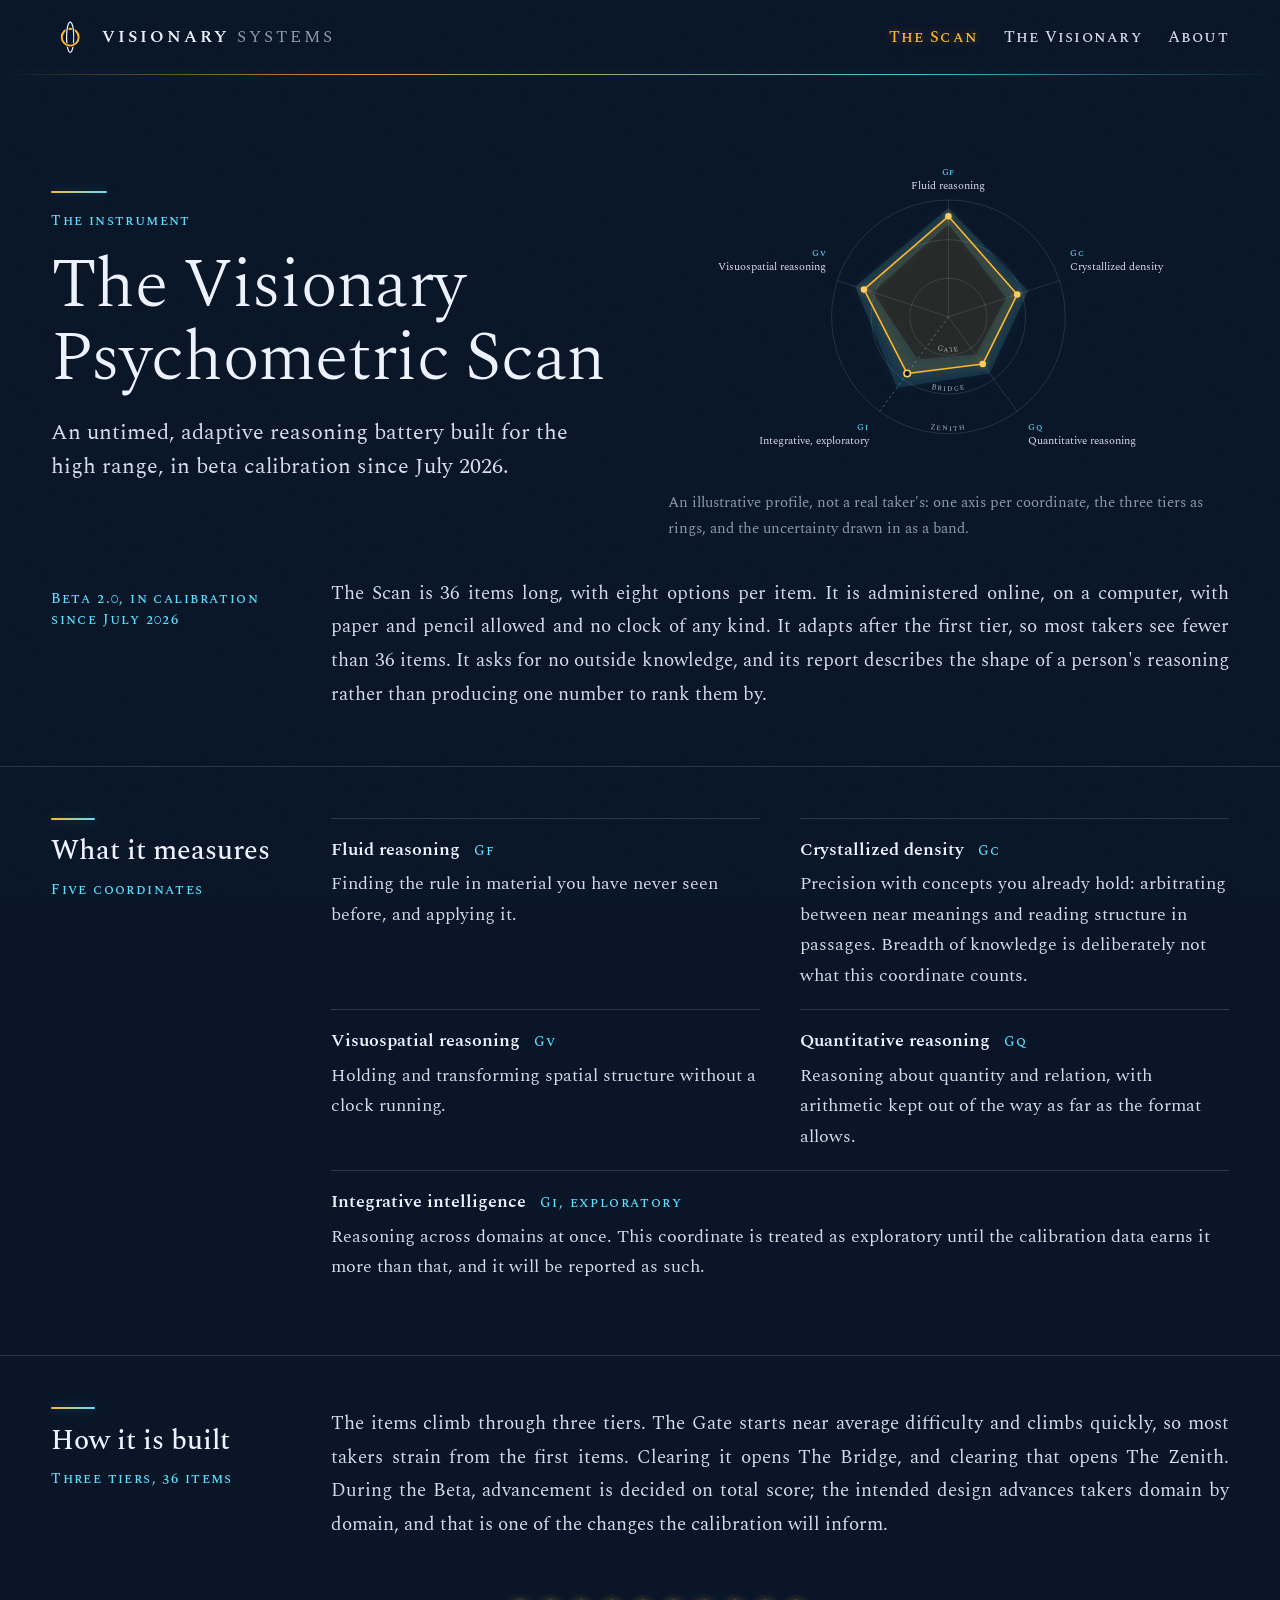
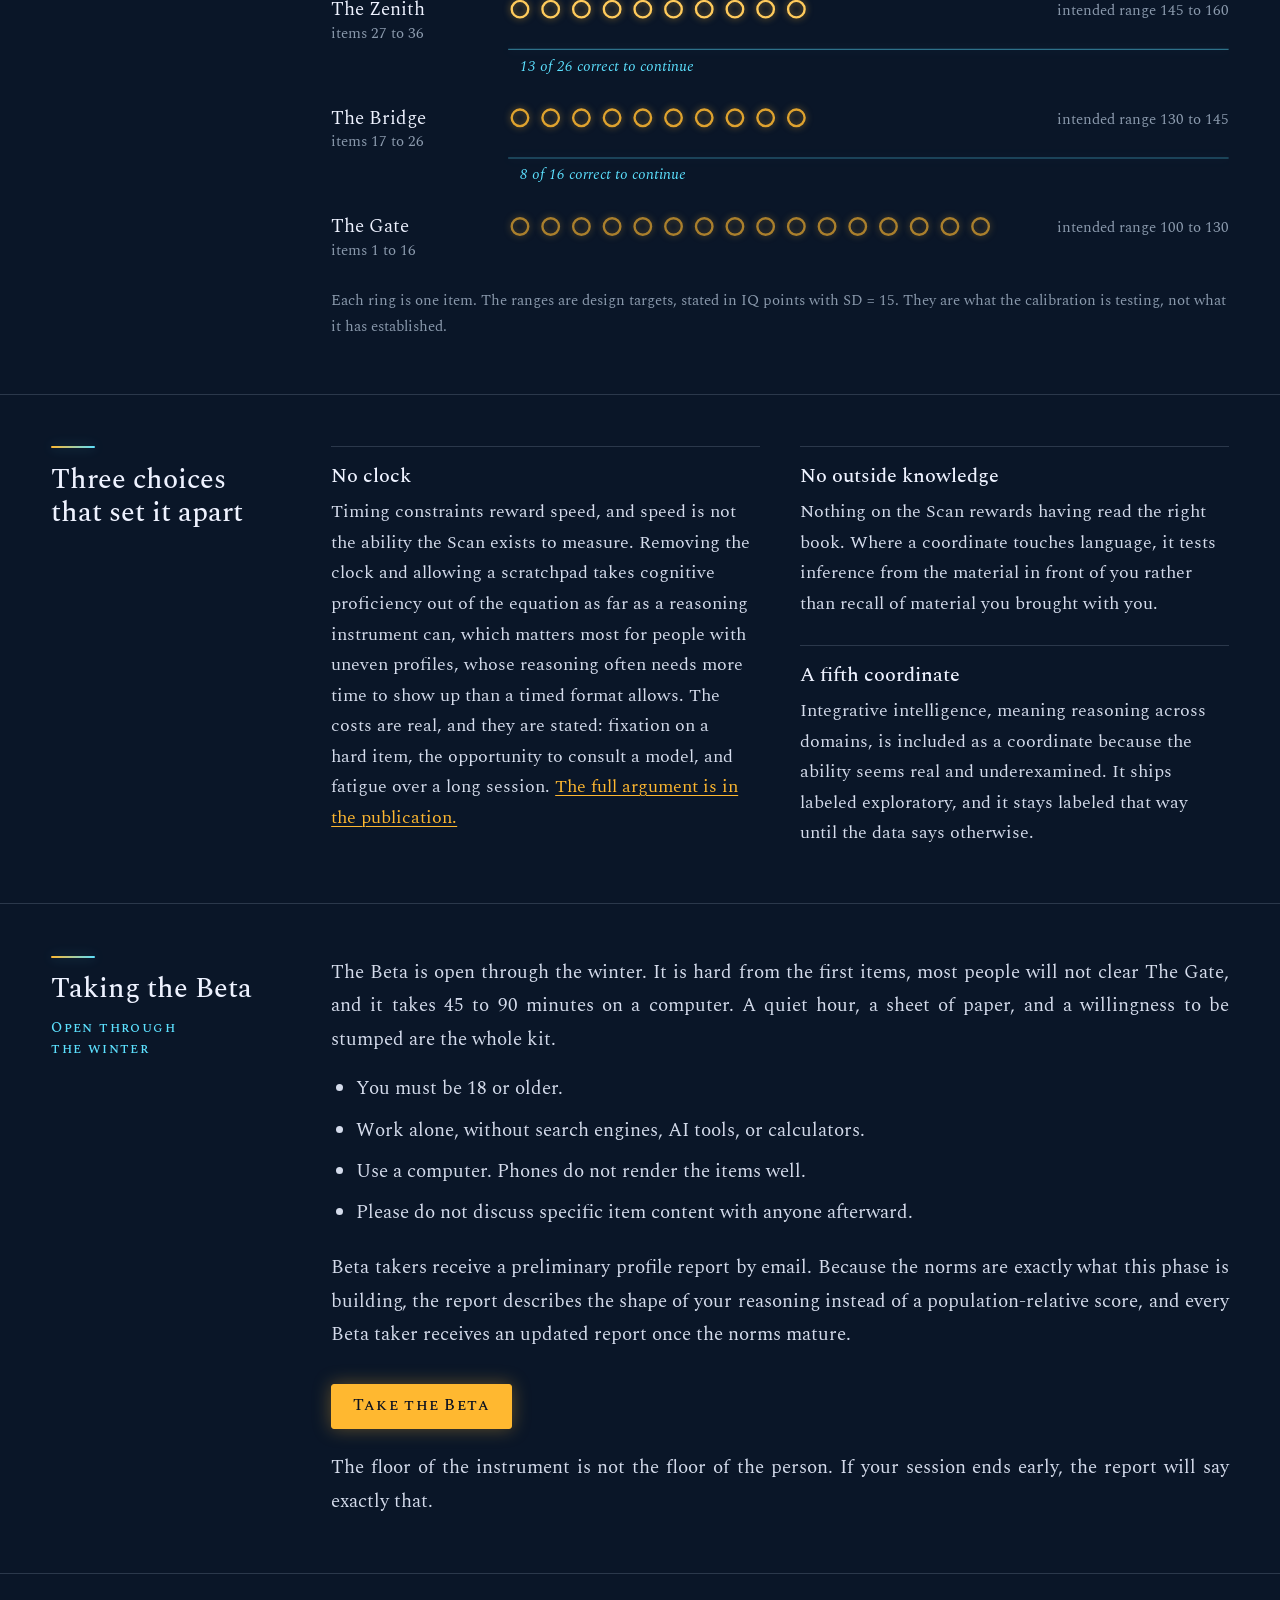
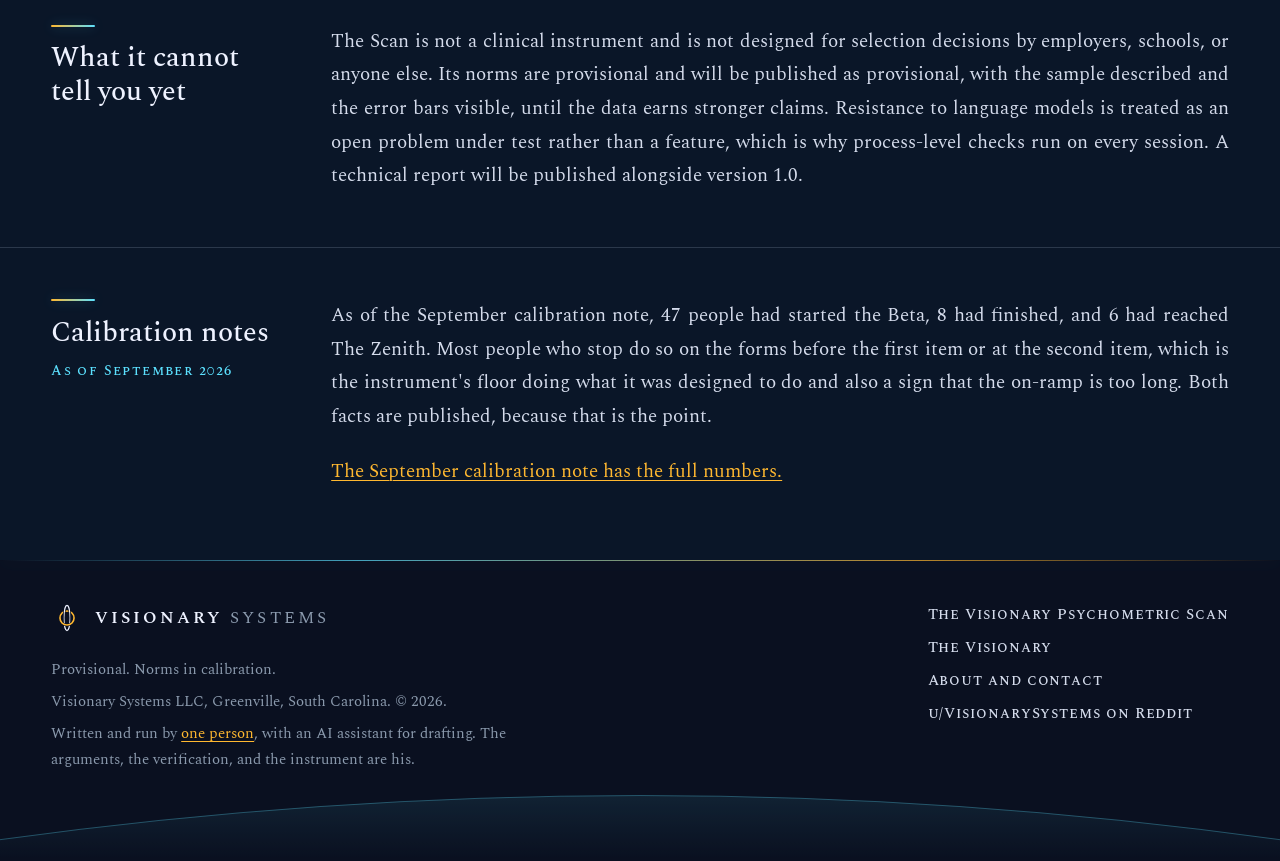
<file: docs/scan.html>
<!doctype html>
<html lang="en">
<head>
<script>document.documentElement.classList.add("js")</script>
<meta charset="utf-8">
<meta name="viewport" content="width=device-width, initial-scale=1, viewport-fit=cover">
<title>The Visionary Psychometric Scan</title>
<meta name="description" content="An untimed, adaptive reasoning battery for the high range, in beta calibration. What it measures, how it is built, and how to take the Beta.">
<meta name="theme-color" content="#0A1628">
<link rel="canonical" href="https://visionarysystems.io/scan.html">
<link rel="icon" href="assets/favicon.svg" type="image/svg+xml">
<link rel="icon" href="assets/favicon-32.png" sizes="32x32" type="image/png">
<link rel="apple-touch-icon" href="assets/apple-touch-icon.png">
<meta property="og:type" content="website">
<meta property="og:site_name" content="Visionary Systems">
<meta property="og:title" content="The Visionary Psychometric Scan">
<meta property="og:description" content="An untimed, adaptive reasoning battery for the high range, in beta calibration. What it measures, how it is built, and how to take the Beta.">
<meta property="og:url" content="https://visionarysystems.io/scan.html">
<meta property="og:image" content="https://visionarysystems.io/assets/og-image.png">
<meta property="og:image:width" content="1200">
<meta property="og:image:height" content="630">
<meta name="twitter:card" content="summary_large_image">
<meta name="twitter:title" content="The Visionary Psychometric Scan">
<meta name="twitter:description" content="An untimed, adaptive reasoning battery for the high range, in beta calibration. What it measures, how it is built, and how to take the Beta.">
<meta name="twitter:image" content="https://visionarysystems.io/assets/og-image.png">
<link rel="preload" as="font" type="font/woff2" crossorigin href="assets/fonts/spectral-latin-400-normal.woff2"><link rel="preload" as="font" type="font/woff2" crossorigin href="assets/fonts/spectral-latin-500-normal.woff2">
<link rel="stylesheet" href="style.css">
</head>
<body>
<header class="site-header"><div class="wrap">
<a class="lockup" href="index.html" aria-label="Visionary Systems home"><svg class="mark" viewBox="0 0 200 200" fill="none" aria-hidden="true" focusable="false">
<defs>
<mask id="rm-h"><rect width="200" height="200" fill="#fff"/><path d="M 67.3 129.44 A 44 44 0 0 0 132.7 129.44" stroke="#000" stroke-width="15" fill="none"/></mask>
<mask id="gm-h"><rect width="200" height="200" fill="#fff"/><ellipse cx="100" cy="100" rx="19" ry="79" stroke="#000" stroke-width="14" fill="none"/><path d="M 67.3 129.44 A 44 44 0 0 0 132.7 129.44" stroke="#fff" stroke-width="15" fill="none"/></mask>
</defs>
<ellipse cx="100" cy="100" rx="19" ry="79" stroke="var(--star)" stroke-width="6.5" fill="none" mask="url(#rm-h)"/>
<circle cx="100" cy="100" r="44" stroke="var(--mark-gold, var(--gold))" stroke-width="10" fill="none" mask="url(#gm-h)"/>
</svg><span class="wordmark">Visionary <span>Systems</span></span></a>
<nav class="site-nav" aria-label="Site"><a href="scan.html" aria-current="page">The Scan</a><a href="visionary.html">The Visionary</a><a href="about.html">About</a></nav>
</div></header>
<main>
<section class="band band-page">
<div class="wrap page-head">
<div><p class="eyebrow">The instrument</p>
<h1>The Visionary Psychometric Scan</h1>
<p class="lede">An untimed, adaptive reasoning battery built for the high range, in beta calibration since July 2026.</p></div>
<figure class="profile"><svg viewBox="0 0 720 440" role="img" aria-label="An illustrative profile: five coordinates plotted against the three tiers, with an uncertainty band around the line."><circle class="ring" cx="360" cy="236" r="49.5"/><path id="tier-0" d="M 332.3 277.0 A 49.5 49.5 0 0 0 387.7 277.0" fill="none"/><circle class="ring" cx="360" cy="236" r="99.0"/><path id="tier-1" d="M 304.6 318.1 A 99.0 99.0 0 0 0 415.4 318.1" fill="none"/><circle class="ring" cx="360" cy="236" r="150.0"/><path id="tier-2" d="M 276.1 360.4 A 150.0 150.0 0 0 0 443.9 360.4" fill="none"/><line class="axis" x1="360" y1="236" x2="360.0" y2="86.0"/><line class="axis" x1="360" y1="236" x2="502.7" y2="189.6"/><line class="axis" x1="360" y1="236" x2="448.2" y2="357.4"/><line class="axis axis-x" x1="360" y1="236" x2="271.8" y2="357.4"/><line class="axis" x1="360" y1="236" x2="217.3" y2="189.6"/><text class="tier" dy="-4"><textPath href="#tier-0" startOffset="50%" text-anchor="middle">Gate</textPath></text><text class="tier" dy="-4"><textPath href="#tier-1" startOffset="50%" text-anchor="middle">Bridge</textPath></text><text class="tier" dy="-4"><textPath href="#tier-2" startOffset="50%" text-anchor="middle">Zenith</textPath></text><path class="band" d="M 360.0 96.5 L 462.7 202.6 L 412.9 308.8 L 293.9 327.0 L 240.2 197.1 Z M 360.0 117.5 L 434.2 211.9 L 395.3 284.5 L 320.3 290.6 L 263.0 204.5 Z" fill-rule="evenodd"/><path class="shape" d="M 360.0 107.0 L 448.4 207.3 L 404.1 296.7 L 307.1 308.8 L 251.6 200.8 Z"/><circle class="pt" cx="360.0" cy="107.0" r="4.2"/><circle class="pt" cx="448.4" cy="207.3" r="4.2"/><circle class="pt" cx="404.1" cy="296.7" r="4.2"/><circle class="pt-x" cx="307.1" cy="308.8" r="4.2"/><circle class="pt" cx="251.6" cy="200.8" r="4.2"/><text class="code" x="360.0" y="54.0" text-anchor="middle">Gf</text><text x="360.0" y="72.0" text-anchor="middle">Fluid reasoning</text><text class="code" x="516.7" y="157.6" text-anchor="start">Gc</text><text x="516.7" y="175.6" text-anchor="start">Crystallized density</text><text class="code" x="462.2" y="381.4" text-anchor="start">Gq</text><text x="462.2" y="399.4" text-anchor="start">Quantitative reasoning</text><text class="code" x="257.8" y="381.4" text-anchor="end">Gi</text><text x="257.8" y="399.4" text-anchor="end">Integrative, exploratory</text><text class="code" x="203.3" y="157.6" text-anchor="end">Gv</text><text x="203.3" y="175.6" text-anchor="end">Visuospatial reasoning</text></svg>
<figcaption>An illustrative profile, not a real taker's: one axis per coordinate, the three tiers as rings, and the uncertainty drawn in as a band.</figcaption></figure>
</div>
<div class="wrap section">
<div class="rail"><p class="kicker">Beta 2.0, in calibration since July 2026</p></div>
<div class="content"><div class="prose">
<p>The Scan is 36 items long, with eight options per item. It is administered online, on a computer, with paper and pencil allowed and no clock of any kind. It adapts after the first tier, so most takers see fewer than 36 items. It asks for no outside knowledge, and its report describes the shape of a person's reasoning rather than producing one number to rank them by.</p>
</div></div>
</div>

<div class="wrap section">
<div class="rail"><h2>What it measures</h2>
<p class="kicker">Five coordinates</p></div>
<div class="content"><dl class="coords">
<div><dt>Fluid reasoning <small>Gf</small></dt><dd>Finding the rule in material you have never seen before, and applying it.</dd></div>
<div><dt>Crystallized density <small>Gc</small></dt><dd>Precision with concepts you already hold: arbitrating between near meanings and reading structure in passages. Breadth of knowledge is deliberately not what this coordinate counts.</dd></div>
<div><dt>Visuospatial reasoning <small>Gv</small></dt><dd>Holding and transforming spatial structure without a clock running.</dd></div>
<div><dt>Quantitative reasoning <small>Gq</small></dt><dd>Reasoning about quantity and relation, with arithmetic kept out of the way as far as the format allows.</dd></div>
<div><dt>Integrative intelligence <small>Gi, exploratory</small></dt><dd>Reasoning across domains at once. This coordinate is treated as exploratory until the calibration data earns it more than that, and it will be reported as such.</dd></div>
</dl></div>
</div>

<div class="wrap section">
<div class="rail"><h2>How it is built</h2>
<p class="kicker">Three tiers, 36 items</p></div>
<div class="content"><div class="prose">
<p>The items climb through three tiers. The Gate starts near average difficulty and climbs quickly, so most takers strain from the first items. Clearing it opens The Bridge, and clearing that opens The Zenith. During the Beta, advancement is decided on total score; the intended design advances takers domain by domain, and that is one of the changes the calibration will inform.</p>
</div>
<figure class="tiermap"><svg viewBox="0 0 760 258" role="img" aria-label="The three tiers of the Scan: The Gate with 16 items, The Bridge with 10, and The Zenith with 10, with the thresholds to advance between them."><text x="0" y="39" fill="var(--star)" font-size="16" font-family="Spectral, Georgia, serif">The Zenith</text><text x="0" y="58" fill="var(--slate)" font-size="12.5" font-family="Spectral, Georgia, serif">items 27 to 36</text><circle cx="160" cy="34" r="7" fill="none" stroke="var(--gold-hot)" stroke-opacity="1" stroke-width="2"/><circle cx="186" cy="34" r="7" fill="none" stroke="var(--gold-hot)" stroke-opacity="1" stroke-width="2"/><circle cx="212" cy="34" r="7" fill="none" stroke="var(--gold-hot)" stroke-opacity="1" stroke-width="2"/><circle cx="238" cy="34" r="7" fill="none" stroke="var(--gold-hot)" stroke-opacity="1" stroke-width="2"/><circle cx="264" cy="34" r="7" fill="none" stroke="var(--gold-hot)" stroke-opacity="1" stroke-width="2"/><circle cx="290" cy="34" r="7" fill="none" stroke="var(--gold-hot)" stroke-opacity="1" stroke-width="2"/><circle cx="316" cy="34" r="7" fill="none" stroke="var(--gold-hot)" stroke-opacity="1" stroke-width="2"/><circle cx="342" cy="34" r="7" fill="none" stroke="var(--gold-hot)" stroke-opacity="1" stroke-width="2"/><circle cx="368" cy="34" r="7" fill="none" stroke="var(--gold-hot)" stroke-opacity="1" stroke-width="2"/><circle cx="394" cy="34" r="7" fill="none" stroke="var(--gold-hot)" stroke-opacity="1" stroke-width="2"/><text x="760" y="39" text-anchor="end" fill="var(--slate)" font-size="12.5" font-family="Spectral, Georgia, serif">intended range 145 to 160</text><line x1="150" x2="760" y1="68" y2="68" stroke="var(--ion)" stroke-opacity="0.45" stroke-width="1"/><text x="160" y="86" fill="var(--ion)" font-size="12.5" font-style="italic" font-family="Spectral, Georgia, serif">13 of 26 correct to continue</text><text x="0" y="131" fill="var(--star)" font-size="16" font-family="Spectral, Georgia, serif">The Bridge</text><text x="0" y="150" fill="var(--slate)" font-size="12.5" font-family="Spectral, Georgia, serif">items 17 to 26</text><circle cx="160" cy="126" r="7" fill="none" stroke="var(--gold)" stroke-opacity="0.85" stroke-width="2"/><circle cx="186" cy="126" r="7" fill="none" stroke="var(--gold)" stroke-opacity="0.85" stroke-width="2"/><circle cx="212" cy="126" r="7" fill="none" stroke="var(--gold)" stroke-opacity="0.85" stroke-width="2"/><circle cx="238" cy="126" r="7" fill="none" stroke="var(--gold)" stroke-opacity="0.85" stroke-width="2"/><circle cx="264" cy="126" r="7" fill="none" stroke="var(--gold)" stroke-opacity="0.85" stroke-width="2"/><circle cx="290" cy="126" r="7" fill="none" stroke="var(--gold)" stroke-opacity="0.85" stroke-width="2"/><circle cx="316" cy="126" r="7" fill="none" stroke="var(--gold)" stroke-opacity="0.85" stroke-width="2"/><circle cx="342" cy="126" r="7" fill="none" stroke="var(--gold)" stroke-opacity="0.85" stroke-width="2"/><circle cx="368" cy="126" r="7" fill="none" stroke="var(--gold)" stroke-opacity="0.85" stroke-width="2"/><circle cx="394" cy="126" r="7" fill="none" stroke="var(--gold)" stroke-opacity="0.85" stroke-width="2"/><text x="760" y="131" text-anchor="end" fill="var(--slate)" font-size="12.5" font-family="Spectral, Georgia, serif">intended range 130 to 145</text><line x1="150" x2="760" y1="160" y2="160" stroke="var(--ion)" stroke-opacity="0.45" stroke-width="1"/><text x="160" y="178" fill="var(--ion)" font-size="12.5" font-style="italic" font-family="Spectral, Georgia, serif">8 of 16 correct to continue</text><text x="0" y="223" fill="var(--star)" font-size="16" font-family="Spectral, Georgia, serif">The Gate</text><text x="0" y="242" fill="var(--slate)" font-size="12.5" font-family="Spectral, Georgia, serif">items 1 to 16</text><circle cx="160" cy="218" r="7" fill="none" stroke="var(--gold)" stroke-opacity="0.62" stroke-width="2"/><circle cx="186" cy="218" r="7" fill="none" stroke="var(--gold)" stroke-opacity="0.62" stroke-width="2"/><circle cx="212" cy="218" r="7" fill="none" stroke="var(--gold)" stroke-opacity="0.62" stroke-width="2"/><circle cx="238" cy="218" r="7" fill="none" stroke="var(--gold)" stroke-opacity="0.62" stroke-width="2"/><circle cx="264" cy="218" r="7" fill="none" stroke="var(--gold)" stroke-opacity="0.62" stroke-width="2"/><circle cx="290" cy="218" r="7" fill="none" stroke="var(--gold)" stroke-opacity="0.62" stroke-width="2"/><circle cx="316" cy="218" r="7" fill="none" stroke="var(--gold)" stroke-opacity="0.62" stroke-width="2"/><circle cx="342" cy="218" r="7" fill="none" stroke="var(--gold)" stroke-opacity="0.62" stroke-width="2"/><circle cx="368" cy="218" r="7" fill="none" stroke="var(--gold)" stroke-opacity="0.62" stroke-width="2"/><circle cx="394" cy="218" r="7" fill="none" stroke="var(--gold)" stroke-opacity="0.62" stroke-width="2"/><circle cx="420" cy="218" r="7" fill="none" stroke="var(--gold)" stroke-opacity="0.62" stroke-width="2"/><circle cx="446" cy="218" r="7" fill="none" stroke="var(--gold)" stroke-opacity="0.62" stroke-width="2"/><circle cx="472" cy="218" r="7" fill="none" stroke="var(--gold)" stroke-opacity="0.62" stroke-width="2"/><circle cx="498" cy="218" r="7" fill="none" stroke="var(--gold)" stroke-opacity="0.62" stroke-width="2"/><circle cx="524" cy="218" r="7" fill="none" stroke="var(--gold)" stroke-opacity="0.62" stroke-width="2"/><circle cx="550" cy="218" r="7" fill="none" stroke="var(--gold)" stroke-opacity="0.62" stroke-width="2"/><text x="760" y="223" text-anchor="end" fill="var(--slate)" font-size="12.5" font-family="Spectral, Georgia, serif">intended range 100 to 130</text></svg>
<figcaption>Each ring is one item. The ranges are design targets, stated in IQ points with SD = 15. They are what the calibration is testing, not what it has established.</figcaption></figure></div>
</div>

<div class="wrap section">
<div class="rail"><h2>Three choices that set it apart</h2></div>
<div class="content"><div class="choices">
<div><h3>No clock</h3>
<p>Timing constraints reward speed, and speed is not the ability the Scan exists to measure. Removing the clock and allowing a scratchpad takes cognitive proficiency out of the equation as far as a reasoning instrument can, which matters most for people with uneven profiles, whose reasoning often needs more time to show up than a timed format allows. The costs are real, and they are stated: fixation on a hard item, the opportunity to consult a model, and fatigue over a long session. <a href="essays/speed-is-not-ability.html">The full argument is in the publication.</a></p></div>
<div><h3>No outside knowledge</h3>
<p>Nothing on the Scan rewards having read the right book. Where a coordinate touches language, it tests inference from the material in front of you rather than recall of material you brought with you.</p></div>
<div><h3>A fifth coordinate</h3>
<p>Integrative intelligence, meaning reasoning across domains, is included as a coordinate because the ability seems real and underexamined. It ships labeled exploratory, and it stays labeled that way until the data says otherwise.</p></div>
</div></div>
</div>

<div class="wrap section">
<div class="rail"><h2>Taking the Beta</h2>
<p class="kicker">Open through the winter</p></div>
<div class="content"><div class="prose">
<p>The Beta is open through the winter. It is hard from the first items, most people will not clear The Gate, and it takes 45 to 90 minutes on a computer. A quiet hour, a sheet of paper, and a willingness to be stumped are the whole kit.</p>
<ul class="rules">
<li>You must be 18 or older.</li>
<li>Work alone, without search engines, AI tools, or calculators.</li>
<li>Use a computer. Phones do not render the items well.</li>
<li>Please do not discuss specific item content with anyone afterward.</li>
</ul>
<p>Beta takers receive a preliminary profile report by email. Because the norms are exactly what this phase is building, the report describes the shape of your reasoning instead of a population-relative score, and every Beta taker receives an updated report once the norms mature.</p>
<div class="actions">
<a class="button button-primary" href="https://research.sc/participant/login/dynamic/3AC727A6-CAA0-4049-9772-535E51EFFEBC" rel="noopener">Take the Beta</a>
</div>
<p style="margin-top:1.4rem">The floor of the instrument is not the floor of the person. If your session ends early, the report will say exactly that.</p>
</div></div>
</div>

<div class="wrap section">
<div class="rail"><h2>What it cannot tell you yet</h2></div>
<div class="content"><div class="prose">
<p>The Scan is not a clinical instrument and is not designed for selection decisions by employers, schools, or anyone else. Its norms are provisional and will be published as provisional, with the sample described and the error bars visible, until the data earns stronger claims. Resistance to language models is treated as an open problem under test rather than a feature, which is why process-level checks run on every session. A technical report will be published alongside version 1.0.</p>
</div></div>
</div>

<div class="wrap section">
<div class="rail"><h2>Calibration notes</h2>
<p class="kicker">As of September 2026</p></div>
<div class="content"><div class="prose">
<p>As of the September calibration note, 47 people had started the Beta, 8 had finished, and 6 had reached The Zenith. Most people who stop do so on the forms before the first item or at the second item, which is the instrument's floor doing what it was designed to do and also a sign that the on-ramp is too long. Both facts are published, because that is the point.</p>
<p><a href="essays/calibration-remarks.html">The September calibration note has the full numbers.</a></p>
</div></div>
</div>
</section>
</main>
<footer class="site-footer"><svg class="horizon" viewBox="0 0 1000 80" preserveAspectRatio="none" aria-hidden="true" focusable="false">
<defs><linearGradient id="hz" x1="0" y1="0" x2="0" y2="1"><stop offset="0" stop-color="#5CE1FF" stop-opacity="0.11"/><stop offset="1" stop-color="#5CE1FF" stop-opacity="0"/></linearGradient></defs>
<path d="M0 80 L0 58 Q 500 -34 1000 58 L1000 80 Z" fill="url(#hz)"/>
<path d="M0 58 Q 500 -34 1000 58" fill="none" stroke="#5CE1FF" stroke-opacity="0.38" stroke-width="1" vector-effect="non-scaling-stroke"/>
</svg><div class="wrap">
<div>
<a class="lockup" href="index.html" aria-label="Visionary Systems home"><svg class="mark" viewBox="0 0 200 200" fill="none" aria-hidden="true" focusable="false">
<defs>
<mask id="rm-f"><rect width="200" height="200" fill="#fff"/><path d="M 67.3 129.44 A 44 44 0 0 0 132.7 129.44" stroke="#000" stroke-width="15" fill="none"/></mask>
<mask id="gm-f"><rect width="200" height="200" fill="#fff"/><ellipse cx="100" cy="100" rx="19" ry="79" stroke="#000" stroke-width="14" fill="none"/><path d="M 67.3 129.44 A 44 44 0 0 0 132.7 129.44" stroke="#fff" stroke-width="15" fill="none"/></mask>
</defs>
<ellipse cx="100" cy="100" rx="19" ry="79" stroke="var(--star)" stroke-width="6.5" fill="none" mask="url(#rm-f)"/>
<circle cx="100" cy="100" r="44" stroke="var(--mark-gold, var(--gold))" stroke-width="10" fill="none" mask="url(#gm-f)"/>
</svg><span class="wordmark">Visionary <span>Systems</span></span></a>
<div class="colophon">
<p>Provisional. Norms in calibration.</p>
<p>Visionary Systems LLC, Greenville, South Carolina. &copy; 2026.</p>
<p>Written and run by <a href="about.html">one person</a>, with an AI assistant for drafting. The arguments, the verification, and the instrument are his.</p>
</div>
</div>
<nav aria-label="Footer">
<a href="scan.html">The Visionary Psychometric Scan</a>
<a href="visionary.html">The Visionary</a>
<a href="about.html">About and contact</a>
<a href="https://www.reddit.com/user/VisionarySystems/" rel="noopener">u/VisionarySystems on Reddit</a>
</nav>
</div></footer>
<script>
(function () {
  // Subscribe form: until the list is connected, explain instead of posting nowhere.
  var form = document.getElementById("subscribe-form");
  if (form) {
    form.addEventListener("submit", function (e) {
      if (form.getAttribute("action").indexOf("YOUR-BUTTONDOWN-USERNAME") !== -1) {
        e.preventDefault();
        var n = document.getElementById("subscribe-notice");
        if (n) { n.hidden = false; n.focus && n.focus(); }
      }
    });
  }
  // Copy buttons for the contact address.
  var buttons = document.querySelectorAll("[data-copy]");
  Array.prototype.forEach.call(buttons, function (b) {
    b.addEventListener("click", function () {
      var text = b.getAttribute("data-copy");
      var done = function () { b.textContent = "Copied"; setTimeout(function () { b.textContent = "Copy"; }, 1800); };
      var fallback = function () {
        var el = document.getElementById(b.getAttribute("data-target"));
        if (!el) return;
        var r = document.createRange(); r.selectNodeContents(el);
        var s = window.getSelection(); s.removeAllRanges(); s.addRange(r);
        b.textContent = "Selected";
        setTimeout(function () { b.textContent = "Copy"; }, 1800);
      };
      if (navigator.clipboard && navigator.clipboard.writeText) {
        navigator.clipboard.writeText(text).then(done, fallback);
      } else { fallback(); }
    });
  });
  // Deep field behind the hero, laid out from a fixed seed so it is the same sky every visit.
  // A few stars twinkle; the loop runs only while the hero is on screen and motion is allowed.
  var c = document.getElementById("field");
  if (c && c.getContext) {
    var ctx = c.getContext("2d"), stars = [], W = 0, H = 0, pts = [], pivot = { x: 0, y: 0 };
    var motion = window.matchMedia && window.matchMedia("(prefers-reduced-motion: no-preference)").matches;
    var OMEGA = 0.0092; // radians per second: one turn of the sky in about eleven minutes
    function seeded(s) { return function () { s = (s * 9301 + 49297) % 233280; return s / 233280; }; }
    function layout() {
      var r = c.getBoundingClientRect();
      if (!r.width || !r.height) return false;
      var dpr = Math.min(window.devicePixelRatio || 1, 2);
      W = r.width; H = r.height;
      c.width = Math.floor(W * dpr); c.height = Math.floor(H * dpr);
      ctx.setTransform(dpr, 0, 0, dpr, 0, 0);
      // The sky turns around the mark, so the stars are laid out in a disc around it that covers the canvas at every angle.
      var m = document.querySelector(".hero-mark .mark"), mr = m && m.getBoundingClientRect();
      pivot = mr ? { x: mr.left + mr.width / 2 - r.left, y: mr.top + mr.height / 2 - r.top } : { x: W * 0.72, y: H * 0.5 };
      var far = 0, cs = [[0, 0], [W, 0], [0, H], [W, H]];
      for (var q = 0; q < 4; q++) far = Math.max(far, Math.hypot(cs[q][0] - pivot.x, cs[q][1] - pivot.y));
      var rnd = seeded(1618), n = Math.round(Math.PI * far * far / 7000);
      stars = [];
      for (var i = 0; i < n; i++) {
        var roll = rnd(), rad = far * Math.sqrt(rnd()), th = rnd() * 6.283, s = 0.5 + rnd() * 1.2, a = 0.10 + rnd() * 0.40;
        var col = roll > 0.95 ? "255,184,48" : roll > 0.85 ? "92,225,255" : "238,242,255";
        if (roll > 0.85) a = 0.75;
        stars.push({ x: rad * Math.cos(th), y: rad * Math.sin(th), s: s, c: col, a: a, tw: rnd() < 0.4, ph: rnd() * 6.283, rate: 0.8 + rnd() * 1.8 });
      }
      pts = [[0.06, 0.28], [0.11, 0.42], [0.16, 0.36], [0.2, 0.55], [0.17, 0.72]].map(function (p) { return [p[0] * W - pivot.x, p[1] * H - pivot.y]; });
      return true;
    }
    function draw(t) {
      ctx.clearRect(0, 0, W, H);
      ctx.save();
      ctx.translate(pivot.x, pivot.y);
      ctx.rotate(motion ? (t / 1000) * OMEGA : 0);
      for (var i = 0; i < stars.length; i++) {
        var st = stars[i], a = st.a, sz = st.s;
        if (st.tw && t) { var w = Math.sin(t / 1000 * st.rate + st.ph); a = st.a * (0.5 + 0.5 * w); sz = st.s * (0.9 + 0.2 * w); }
        ctx.beginPath(); ctx.arc(st.x, st.y, sz, 0, 6.283);
        ctx.fillStyle = "rgba(" + st.c + "," + a.toFixed(3) + ")"; ctx.fill();
      }
      ctx.strokeStyle = "rgba(92,225,255,0.26)"; ctx.lineWidth = 0.7; ctx.beginPath();
      for (var j = 0; j < pts.length; j++) { if (j === 0) ctx.moveTo(pts[j][0], pts[j][1]); else ctx.lineTo(pts[j][0], pts[j][1]); }
      ctx.stroke();
      for (var k = 0; k < pts.length; k++) { ctx.beginPath(); ctx.arc(pts[k][0], pts[k][1], k === 2 ? 1.8 : 1.3, 0, 6.283); ctx.fillStyle = k === 2 ? "rgba(255,184,48,0.75)" : k === 4 ? "rgba(92,225,255,0.7)" : "rgba(238,242,255,0.6)"; ctx.fill(); }
      ctx.restore();
    }
    var visible = true, running = false, last = 0;
    function loop(t) {
      if (!running) return;
      if (t - last > 33) { last = t; draw(t); }
      requestAnimationFrame(loop);
    }
    function start() { if (motion && visible && !document.hidden && !running) { running = true; requestAnimationFrame(loop); } }
    function stop() { running = false; }
    if (layout()) draw(0);
    if ("IntersectionObserver" in window) {
      new IntersectionObserver(function (es) { visible = es[0].isIntersecting; visible ? start() : stop(); }).observe(c);
    }
    document.addEventListener("visibilitychange", function () { document.hidden ? stop() : start(); });
    start();
    var tm; window.addEventListener("resize", function () { clearTimeout(tm); tm = setTimeout(function () { if (layout()) draw(0); }, 150); });
  }
  // Sections rise into place as they enter the view.
  var reveals = document.querySelectorAll(".section, .essay-head .wrap, .notfound .wrap");
  if ("IntersectionObserver" in window && reveals.length) {
    var io = new IntersectionObserver(function (es) {
      es.forEach(function (en) { if (en.isIntersecting) { en.target.classList.add("in"); io.unobserve(en.target); } });
    }, { rootMargin: "0px 0px -8% 0px", threshold: 0.08 });
    Array.prototype.forEach.call(reveals, function (el) { el.classList.add("reveal"); io.observe(el); });
  }
  // Reading progress on essay pages.
  var bar = document.querySelector(".progress span");
  if (bar) {
    var ticking = false;
    function measure() {
      var d = document.documentElement, max = d.scrollHeight - d.clientHeight;
      bar.style.transform = "scaleX(" + (max > 0 ? Math.min(1, d.scrollTop / max) : 0).toFixed(4) + ")";
      ticking = false;
    }
    window.addEventListener("scroll", function () { if (!ticking) { ticking = true; requestAnimationFrame(measure); } }, { passive: true });
    measure();
  }
  // Paper or navy on essay pages, remembered in this browser only.
  var toggles = document.querySelectorAll("[data-theme-toggle]");
  function label(b) { b.textContent = document.documentElement.getAttribute("data-theme") === "paper" ? "Read on navy" : "Read on paper"; }
  Array.prototype.forEach.call(toggles, function (b) {
    label(b);
    b.addEventListener("click", function () {
      var paper = document.documentElement.getAttribute("data-theme") === "paper";
      if (paper) document.documentElement.removeAttribute("data-theme"); else document.documentElement.setAttribute("data-theme", "paper");
      try { localStorage.setItem("vs-theme", paper ? "navy" : "paper"); } catch (e) {}
      Array.prototype.forEach.call(toggles, label);
    });
  });
})();
</script>
</body>
</html>
</file>
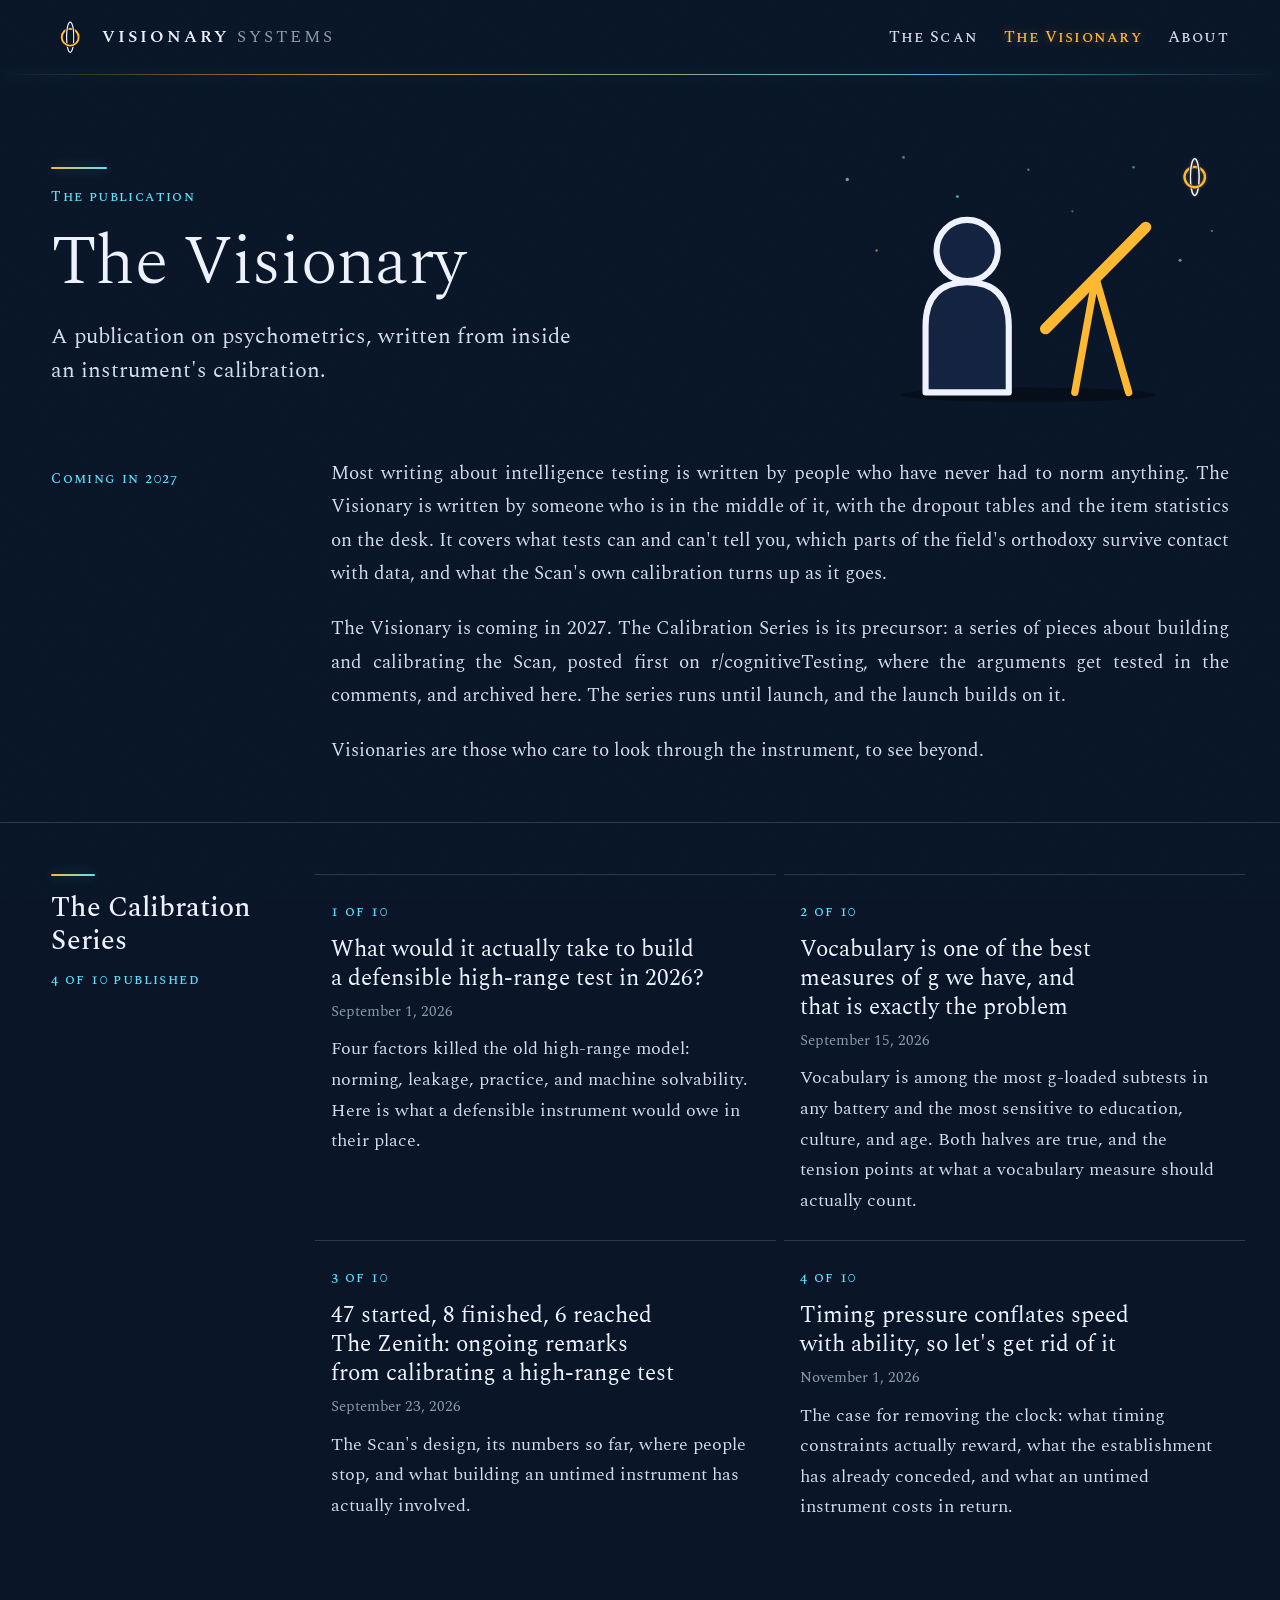
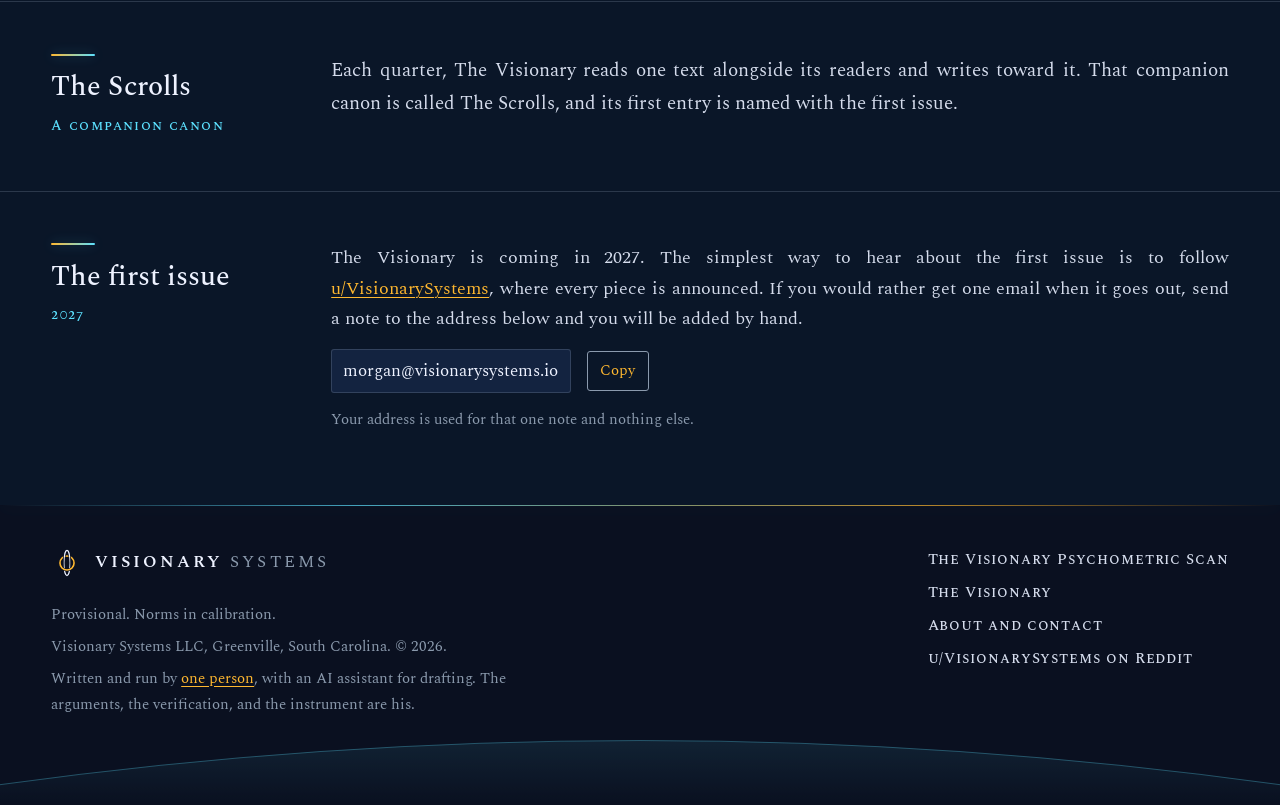
<file: docs/visionary.html>
<!doctype html>
<html lang="en">
<head>
<script>document.documentElement.classList.add("js")</script>
<meta charset="utf-8">
<meta name="viewport" content="width=device-width, initial-scale=1, viewport-fit=cover">
<title>The Visionary</title>
<meta name="description" content="The Visionary is a publication on psychometrics, written from inside the calibration of an untimed reasoning instrument. Coming in 2027, with The Calibration Series as its precursor.">
<meta name="theme-color" content="#0A1628">
<link rel="canonical" href="https://visionarysystems.io/visionary.html">
<link rel="icon" href="assets/favicon.svg" type="image/svg+xml">
<link rel="icon" href="assets/favicon-32.png" sizes="32x32" type="image/png">
<link rel="apple-touch-icon" href="assets/apple-touch-icon.png">
<meta property="og:type" content="website">
<meta property="og:site_name" content="Visionary Systems">
<meta property="og:title" content="The Visionary">
<meta property="og:description" content="The Visionary is a publication on psychometrics, written from inside the calibration of an untimed reasoning instrument. Coming in 2027, with The Calibration Series as its precursor.">
<meta property="og:url" content="https://visionarysystems.io/visionary.html">
<meta property="og:image" content="https://visionarysystems.io/assets/og-image.png">
<meta property="og:image:width" content="1200">
<meta property="og:image:height" content="630">
<meta name="twitter:card" content="summary_large_image">
<meta name="twitter:title" content="The Visionary">
<meta name="twitter:description" content="The Visionary is a publication on psychometrics, written from inside the calibration of an untimed reasoning instrument. Coming in 2027, with The Calibration Series as its precursor.">
<meta name="twitter:image" content="https://visionarysystems.io/assets/og-image.png">
<link rel="preload" as="font" type="font/woff2" crossorigin href="assets/fonts/spectral-latin-400-normal.woff2"><link rel="preload" as="font" type="font/woff2" crossorigin href="assets/fonts/spectral-latin-500-normal.woff2">
<link rel="stylesheet" href="style.css">
</head>
<body>
<header class="site-header"><div class="wrap">
<a class="lockup" href="index.html" aria-label="Visionary Systems home"><svg class="mark" viewBox="0 0 200 200" fill="none" aria-hidden="true" focusable="false">
<defs>
<mask id="rm-h"><rect width="200" height="200" fill="#fff"/><path d="M 67.3 129.44 A 44 44 0 0 0 132.7 129.44" stroke="#000" stroke-width="15" fill="none"/></mask>
<mask id="gm-h"><rect width="200" height="200" fill="#fff"/><ellipse cx="100" cy="100" rx="19" ry="79" stroke="#000" stroke-width="14" fill="none"/><path d="M 67.3 129.44 A 44 44 0 0 0 132.7 129.44" stroke="#fff" stroke-width="15" fill="none"/></mask>
</defs>
<ellipse cx="100" cy="100" rx="19" ry="79" stroke="var(--star)" stroke-width="6.5" fill="none" mask="url(#rm-h)"/>
<circle cx="100" cy="100" r="44" stroke="var(--mark-gold, var(--gold))" stroke-width="10" fill="none" mask="url(#gm-h)"/>
</svg><span class="wordmark">Visionary <span>Systems</span></span></a>
<nav class="site-nav" aria-label="Site"><a href="scan.html">The Scan</a><a href="visionary.html" aria-current="page">The Visionary</a><a href="about.html">About</a></nav>
</div></header>
<main>
<section class="band band-page">
<div class="wrap page-head">
<div><p class="eyebrow">The publication</p>
<h1>The Visionary</h1>
<p class="lede">A publication on psychometrics, written from inside an instrument's calibration.</p></div>
<figure class="observer" aria-hidden="true"><svg viewBox="0 0 340 236" fill="none">
<circle cx="28" cy="38" r="1.4" fill="var(--star)" fill-opacity="0.55"/><circle cx="74" cy="20" r="1.1" fill="var(--star)" fill-opacity="0.45"/><circle cx="118" cy="52" r="1.2" fill="var(--ion)" fill-opacity="0.7"/><circle cx="176" cy="30" r="1.0" fill="var(--star)" fill-opacity="0.4"/><circle cx="300" cy="104" r="1.3" fill="var(--star)" fill-opacity="0.5"/><circle cx="212" cy="64" r="0.9" fill="var(--star)" fill-opacity="0.35"/><circle cx="52" cy="96" r="1.0" fill="var(--gold)" fill-opacity="0.6"/><circle cx="262" cy="28" r="1.1" fill="var(--ion)" fill-opacity="0.55"/><circle cx="326" cy="80" r="0.9" fill="var(--star)" fill-opacity="0.4"/><g class="obs-sky" transform="translate(293 17) scale(0.19)"><defs>
<mask id="rm-obpub"><rect width="200" height="200" fill="#fff"/><path d="M 67.3 129.44 A 44 44 0 0 0 132.7 129.44" stroke="#000" stroke-width="15" fill="none"/></mask>
<mask id="gm-obpub"><rect width="200" height="200" fill="#fff"/><ellipse cx="100" cy="100" rx="19" ry="79" stroke="#000" stroke-width="14" fill="none"/><path d="M 67.3 129.44 A 44 44 0 0 0 132.7 129.44" stroke="#fff" stroke-width="15" fill="none"/></mask>
</defs>
<ellipse cx="100" cy="100" rx="19" ry="79" stroke="var(--star)" stroke-width="6.5" fill="none" mask="url(#rm-obpub)"/>
<circle cx="100" cy="100" r="44" stroke="var(--mark-gold, var(--gold))" stroke-width="10" fill="none" mask="url(#gm-obpub)"/></g>
<ellipse cx="176" cy="214" rx="104" ry="6" fill="#000" fill-opacity="0.35"/>
<path d="M 92 212 L 92 158 Q 92 122 126 122 Q 160 122 160 158 L 160 212 Z" fill="var(--field-2)" stroke="var(--star)" stroke-width="5" stroke-linejoin="round"/>
<circle cx="126" cy="96" r="25" fill="var(--field-2)" stroke="var(--star)" stroke-width="5"/>
<path d="M 231 118 L 214 212 M 231 118 L 258 212" stroke="var(--mark-gold, var(--gold))" stroke-width="6" stroke-linecap="round"/>
<path d="M 190 160 L 272 77" stroke="var(--mark-gold, var(--gold))" stroke-width="9" stroke-linecap="round"/>
</svg></figure>
</div>
<div class="wrap section">
<div class="rail"><p class="kicker">Coming in 2027</p></div>
<div class="content"><div class="prose">
<p>Most writing about intelligence testing is written by people who have never had to norm anything. The Visionary is written by someone who is in the middle of it, with the dropout tables and the item statistics on the desk. It covers what tests can and can't tell you, which parts of the field's orthodoxy survive contact with data, and what the Scan's own calibration turns up as it goes.</p>
<p>The Visionary is coming in 2027. The Calibration Series is its precursor: a series of pieces about building and calibrating the Scan, posted first on r/cognitiveTesting, where the arguments get tested in the comments, and archived here. The series runs until launch, and the launch builds on it.</p>
<p>Visionaries are those who care to look through the instrument, to see beyond.</p>
</div></div>
</div>

<div class="wrap section">
<div class="rail"><h2>The Calibration Series</h2>
<p class="kicker">4 of 10 published</p></div>
<div class="content"><ol class="essays"><li><span class="num">1 of 10</span>
<a class="title" href="essays/defensible-high-range-test.html">What would it actually take to build a defensible high-range test in 2026?</a>
<div class="meta">September 1, 2026</div>
<p class="summary">Four factors killed the old high-range model: norming, leakage, practice, and machine solvability. Here is what a defensible instrument would owe in their place.</p></li><li><span class="num">2 of 10</span>
<a class="title" href="essays/vocabulary-and-g.html">Vocabulary is one of the best measures of g we have, and that is exactly the problem</a>
<div class="meta">September 15, 2026</div>
<p class="summary">Vocabulary is among the most g-loaded subtests in any battery and the most sensitive to education, culture, and age. Both halves are true, and the tension points at what a vocabulary measure should actually count.</p></li><li><span class="num">3 of 10</span>
<a class="title" href="essays/calibration-remarks.html">47 started, 8 finished, 6 reached The Zenith: ongoing remarks from calibrating a high-range test</a>
<div class="meta">September 23, 2026</div>
<p class="summary">The Scan's design, its numbers so far, where people stop, and what building an untimed instrument has actually involved.</p></li><li><span class="num">4 of 10</span>
<a class="title" href="essays/speed-is-not-ability.html">Timing pressure conflates speed with ability, so let&#x27;s get rid of it</a>
<div class="meta">November 1, 2026</div>
<p class="summary">The case for removing the clock: what timing constraints actually reward, what the establishment has already conceded, and what an untimed instrument costs in return.</p></li></ol></div>
</div>

<div class="wrap section">
<div class="rail"><h2>The Scrolls</h2>
<p class="kicker">A companion canon</p></div>
<div class="content"><div class="prose">
<p>Each quarter, The Visionary reads one text alongside its readers and writes toward it. That companion canon is called The Scrolls, and its first entry is named with the first issue.</p>
</div></div>
</div>

<div class="wrap section" id="subscribe">
<div class="rail"><h2>The first issue</h2>
<p class="kicker">2027</p></div>
<div class="content"><div class="subscribe">
<p>The Visionary is coming in 2027. The simplest way to hear about the first issue is to follow <a href="https://www.reddit.com/user/VisionarySystems/" rel="noopener">u/VisionarySystems</a>, where every piece is announced. If you would rather get one email when it goes out, send a note to the address below and you will be added by hand.</p>
<div class="contact"><code id="issue-email">morgan@visionarysystems.io</code><button type="button" data-copy="morgan@visionarysystems.io" data-target="issue-email">Copy</button></div>
<p class="note">Your address is used for that one note and nothing else.</p>
</div></div>
</div>
</section>
</main>
<footer class="site-footer"><svg class="horizon" viewBox="0 0 1000 80" preserveAspectRatio="none" aria-hidden="true" focusable="false">
<defs><linearGradient id="hz" x1="0" y1="0" x2="0" y2="1"><stop offset="0" stop-color="#5CE1FF" stop-opacity="0.11"/><stop offset="1" stop-color="#5CE1FF" stop-opacity="0"/></linearGradient></defs>
<path d="M0 80 L0 58 Q 500 -34 1000 58 L1000 80 Z" fill="url(#hz)"/>
<path d="M0 58 Q 500 -34 1000 58" fill="none" stroke="#5CE1FF" stroke-opacity="0.38" stroke-width="1" vector-effect="non-scaling-stroke"/>
</svg><div class="wrap">
<div>
<a class="lockup" href="index.html" aria-label="Visionary Systems home"><svg class="mark" viewBox="0 0 200 200" fill="none" aria-hidden="true" focusable="false">
<defs>
<mask id="rm-f"><rect width="200" height="200" fill="#fff"/><path d="M 67.3 129.44 A 44 44 0 0 0 132.7 129.44" stroke="#000" stroke-width="15" fill="none"/></mask>
<mask id="gm-f"><rect width="200" height="200" fill="#fff"/><ellipse cx="100" cy="100" rx="19" ry="79" stroke="#000" stroke-width="14" fill="none"/><path d="M 67.3 129.44 A 44 44 0 0 0 132.7 129.44" stroke="#fff" stroke-width="15" fill="none"/></mask>
</defs>
<ellipse cx="100" cy="100" rx="19" ry="79" stroke="var(--star)" stroke-width="6.5" fill="none" mask="url(#rm-f)"/>
<circle cx="100" cy="100" r="44" stroke="var(--mark-gold, var(--gold))" stroke-width="10" fill="none" mask="url(#gm-f)"/>
</svg><span class="wordmark">Visionary <span>Systems</span></span></a>
<div class="colophon">
<p>Provisional. Norms in calibration.</p>
<p>Visionary Systems LLC, Greenville, South Carolina. &copy; 2026.</p>
<p>Written and run by <a href="about.html">one person</a>, with an AI assistant for drafting. The arguments, the verification, and the instrument are his.</p>
</div>
</div>
<nav aria-label="Footer">
<a href="scan.html">The Visionary Psychometric Scan</a>
<a href="visionary.html">The Visionary</a>
<a href="about.html">About and contact</a>
<a href="https://www.reddit.com/user/VisionarySystems/" rel="noopener">u/VisionarySystems on Reddit</a>
</nav>
</div></footer>
<script>
(function () {
  // Subscribe form: until the list is connected, explain instead of posting nowhere.
  var form = document.getElementById("subscribe-form");
  if (form) {
    form.addEventListener("submit", function (e) {
      if (form.getAttribute("action").indexOf("YOUR-BUTTONDOWN-USERNAME") !== -1) {
        e.preventDefault();
        var n = document.getElementById("subscribe-notice");
        if (n) { n.hidden = false; n.focus && n.focus(); }
      }
    });
  }
  // Copy buttons for the contact address.
  var buttons = document.querySelectorAll("[data-copy]");
  Array.prototype.forEach.call(buttons, function (b) {
    b.addEventListener("click", function () {
      var text = b.getAttribute("data-copy");
      var done = function () { b.textContent = "Copied"; setTimeout(function () { b.textContent = "Copy"; }, 1800); };
      var fallback = function () {
        var el = document.getElementById(b.getAttribute("data-target"));
        if (!el) return;
        var r = document.createRange(); r.selectNodeContents(el);
        var s = window.getSelection(); s.removeAllRanges(); s.addRange(r);
        b.textContent = "Selected";
        setTimeout(function () { b.textContent = "Copy"; }, 1800);
      };
      if (navigator.clipboard && navigator.clipboard.writeText) {
        navigator.clipboard.writeText(text).then(done, fallback);
      } else { fallback(); }
    });
  });
  // Deep field behind the hero, laid out from a fixed seed so it is the same sky every visit.
  // A few stars twinkle; the loop runs only while the hero is on screen and motion is allowed.
  var c = document.getElementById("field");
  if (c && c.getContext) {
    var ctx = c.getContext("2d"), stars = [], W = 0, H = 0, pts = [], pivot = { x: 0, y: 0 };
    var motion = window.matchMedia && window.matchMedia("(prefers-reduced-motion: no-preference)").matches;
    var OMEGA = 0.0092; // radians per second: one turn of the sky in about eleven minutes
    function seeded(s) { return function () { s = (s * 9301 + 49297) % 233280; return s / 233280; }; }
    function layout() {
      var r = c.getBoundingClientRect();
      if (!r.width || !r.height) return false;
      var dpr = Math.min(window.devicePixelRatio || 1, 2);
      W = r.width; H = r.height;
      c.width = Math.floor(W * dpr); c.height = Math.floor(H * dpr);
      ctx.setTransform(dpr, 0, 0, dpr, 0, 0);
      // The sky turns around the mark, so the stars are laid out in a disc around it that covers the canvas at every angle.
      var m = document.querySelector(".hero-mark .mark"), mr = m && m.getBoundingClientRect();
      pivot = mr ? { x: mr.left + mr.width / 2 - r.left, y: mr.top + mr.height / 2 - r.top } : { x: W * 0.72, y: H * 0.5 };
      var far = 0, cs = [[0, 0], [W, 0], [0, H], [W, H]];
      for (var q = 0; q < 4; q++) far = Math.max(far, Math.hypot(cs[q][0] - pivot.x, cs[q][1] - pivot.y));
      var rnd = seeded(1618), n = Math.round(Math.PI * far * far / 7000);
      stars = [];
      for (var i = 0; i < n; i++) {
        var roll = rnd(), rad = far * Math.sqrt(rnd()), th = rnd() * 6.283, s = 0.5 + rnd() * 1.2, a = 0.10 + rnd() * 0.40;
        var col = roll > 0.95 ? "255,184,48" : roll > 0.85 ? "92,225,255" : "238,242,255";
        if (roll > 0.85) a = 0.75;
        stars.push({ x: rad * Math.cos(th), y: rad * Math.sin(th), s: s, c: col, a: a, tw: rnd() < 0.4, ph: rnd() * 6.283, rate: 0.8 + rnd() * 1.8 });
      }
      pts = [[0.06, 0.28], [0.11, 0.42], [0.16, 0.36], [0.2, 0.55], [0.17, 0.72]].map(function (p) { return [p[0] * W - pivot.x, p[1] * H - pivot.y]; });
      return true;
    }
    function draw(t) {
      ctx.clearRect(0, 0, W, H);
      ctx.save();
      ctx.translate(pivot.x, pivot.y);
      ctx.rotate(motion ? (t / 1000) * OMEGA : 0);
      for (var i = 0; i < stars.length; i++) {
        var st = stars[i], a = st.a, sz = st.s;
        if (st.tw && t) { var w = Math.sin(t / 1000 * st.rate + st.ph); a = st.a * (0.5 + 0.5 * w); sz = st.s * (0.9 + 0.2 * w); }
        ctx.beginPath(); ctx.arc(st.x, st.y, sz, 0, 6.283);
        ctx.fillStyle = "rgba(" + st.c + "," + a.toFixed(3) + ")"; ctx.fill();
      }
      ctx.strokeStyle = "rgba(92,225,255,0.26)"; ctx.lineWidth = 0.7; ctx.beginPath();
      for (var j = 0; j < pts.length; j++) { if (j === 0) ctx.moveTo(pts[j][0], pts[j][1]); else ctx.lineTo(pts[j][0], pts[j][1]); }
      ctx.stroke();
      for (var k = 0; k < pts.length; k++) { ctx.beginPath(); ctx.arc(pts[k][0], pts[k][1], k === 2 ? 1.8 : 1.3, 0, 6.283); ctx.fillStyle = k === 2 ? "rgba(255,184,48,0.75)" : k === 4 ? "rgba(92,225,255,0.7)" : "rgba(238,242,255,0.6)"; ctx.fill(); }
      ctx.restore();
    }
    var visible = true, running = false, last = 0;
    function loop(t) {
      if (!running) return;
      if (t - last > 33) { last = t; draw(t); }
      requestAnimationFrame(loop);
    }
    function start() { if (motion && visible && !document.hidden && !running) { running = true; requestAnimationFrame(loop); } }
    function stop() { running = false; }
    if (layout()) draw(0);
    if ("IntersectionObserver" in window) {
      new IntersectionObserver(function (es) { visible = es[0].isIntersecting; visible ? start() : stop(); }).observe(c);
    }
    document.addEventListener("visibilitychange", function () { document.hidden ? stop() : start(); });
    start();
    var tm; window.addEventListener("resize", function () { clearTimeout(tm); tm = setTimeout(function () { if (layout()) draw(0); }, 150); });
  }
  // Sections rise into place as they enter the view.
  var reveals = document.querySelectorAll(".section, .essay-head .wrap, .notfound .wrap");
  if ("IntersectionObserver" in window && reveals.length) {
    var io = new IntersectionObserver(function (es) {
      es.forEach(function (en) { if (en.isIntersecting) { en.target.classList.add("in"); io.unobserve(en.target); } });
    }, { rootMargin: "0px 0px -8% 0px", threshold: 0.08 });
    Array.prototype.forEach.call(reveals, function (el) { el.classList.add("reveal"); io.observe(el); });
  }
  // Reading progress on essay pages.
  var bar = document.querySelector(".progress span");
  if (bar) {
    var ticking = false;
    function measure() {
      var d = document.documentElement, max = d.scrollHeight - d.clientHeight;
      bar.style.transform = "scaleX(" + (max > 0 ? Math.min(1, d.scrollTop / max) : 0).toFixed(4) + ")";
      ticking = false;
    }
    window.addEventListener("scroll", function () { if (!ticking) { ticking = true; requestAnimationFrame(measure); } }, { passive: true });
    measure();
  }
  // Paper or navy on essay pages, remembered in this browser only.
  var toggles = document.querySelectorAll("[data-theme-toggle]");
  function label(b) { b.textContent = document.documentElement.getAttribute("data-theme") === "paper" ? "Read on navy" : "Read on paper"; }
  Array.prototype.forEach.call(toggles, function (b) {
    label(b);
    b.addEventListener("click", function () {
      var paper = document.documentElement.getAttribute("data-theme") === "paper";
      if (paper) document.documentElement.removeAttribute("data-theme"); else document.documentElement.setAttribute("data-theme", "paper");
      try { localStorage.setItem("vs-theme", paper ? "navy" : "paper"); } catch (e) {}
      Array.prototype.forEach.call(toggles, label);
    });
  });
})();
</script>
</body>
</html>
</file>
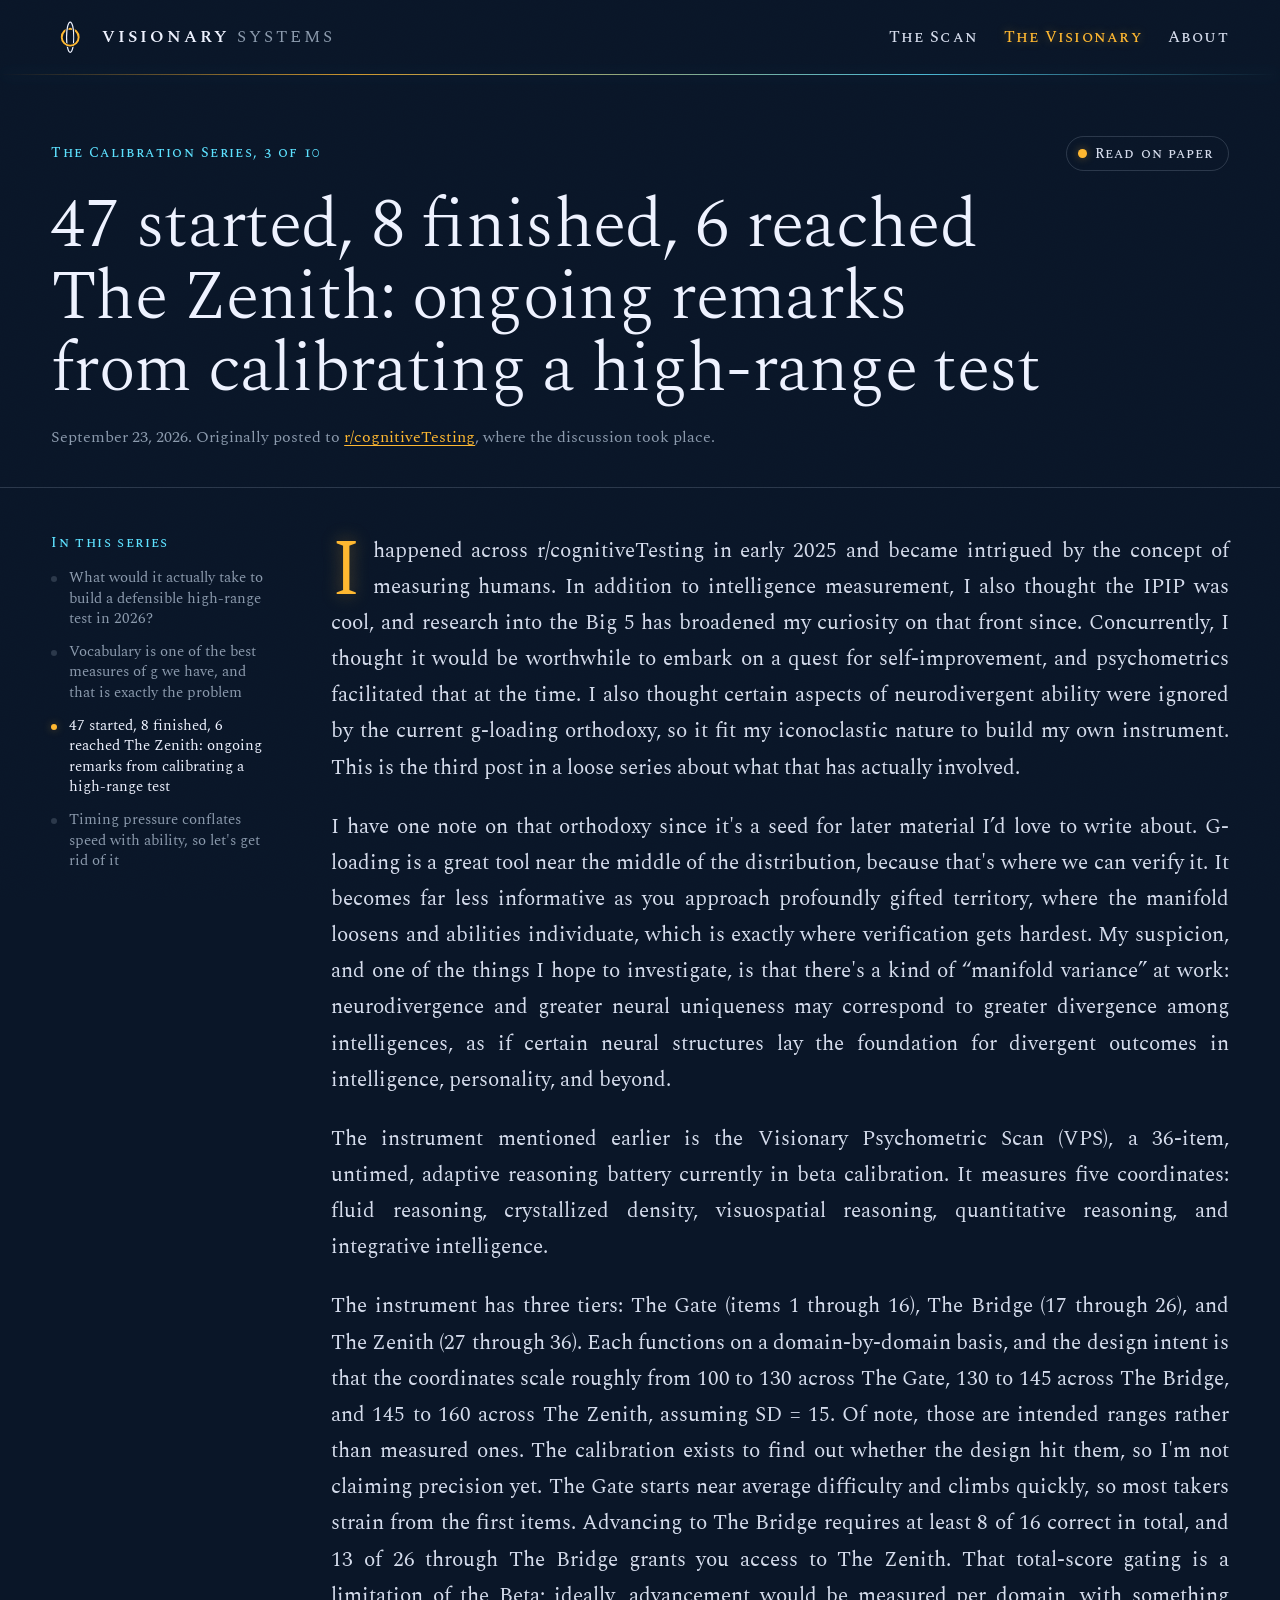
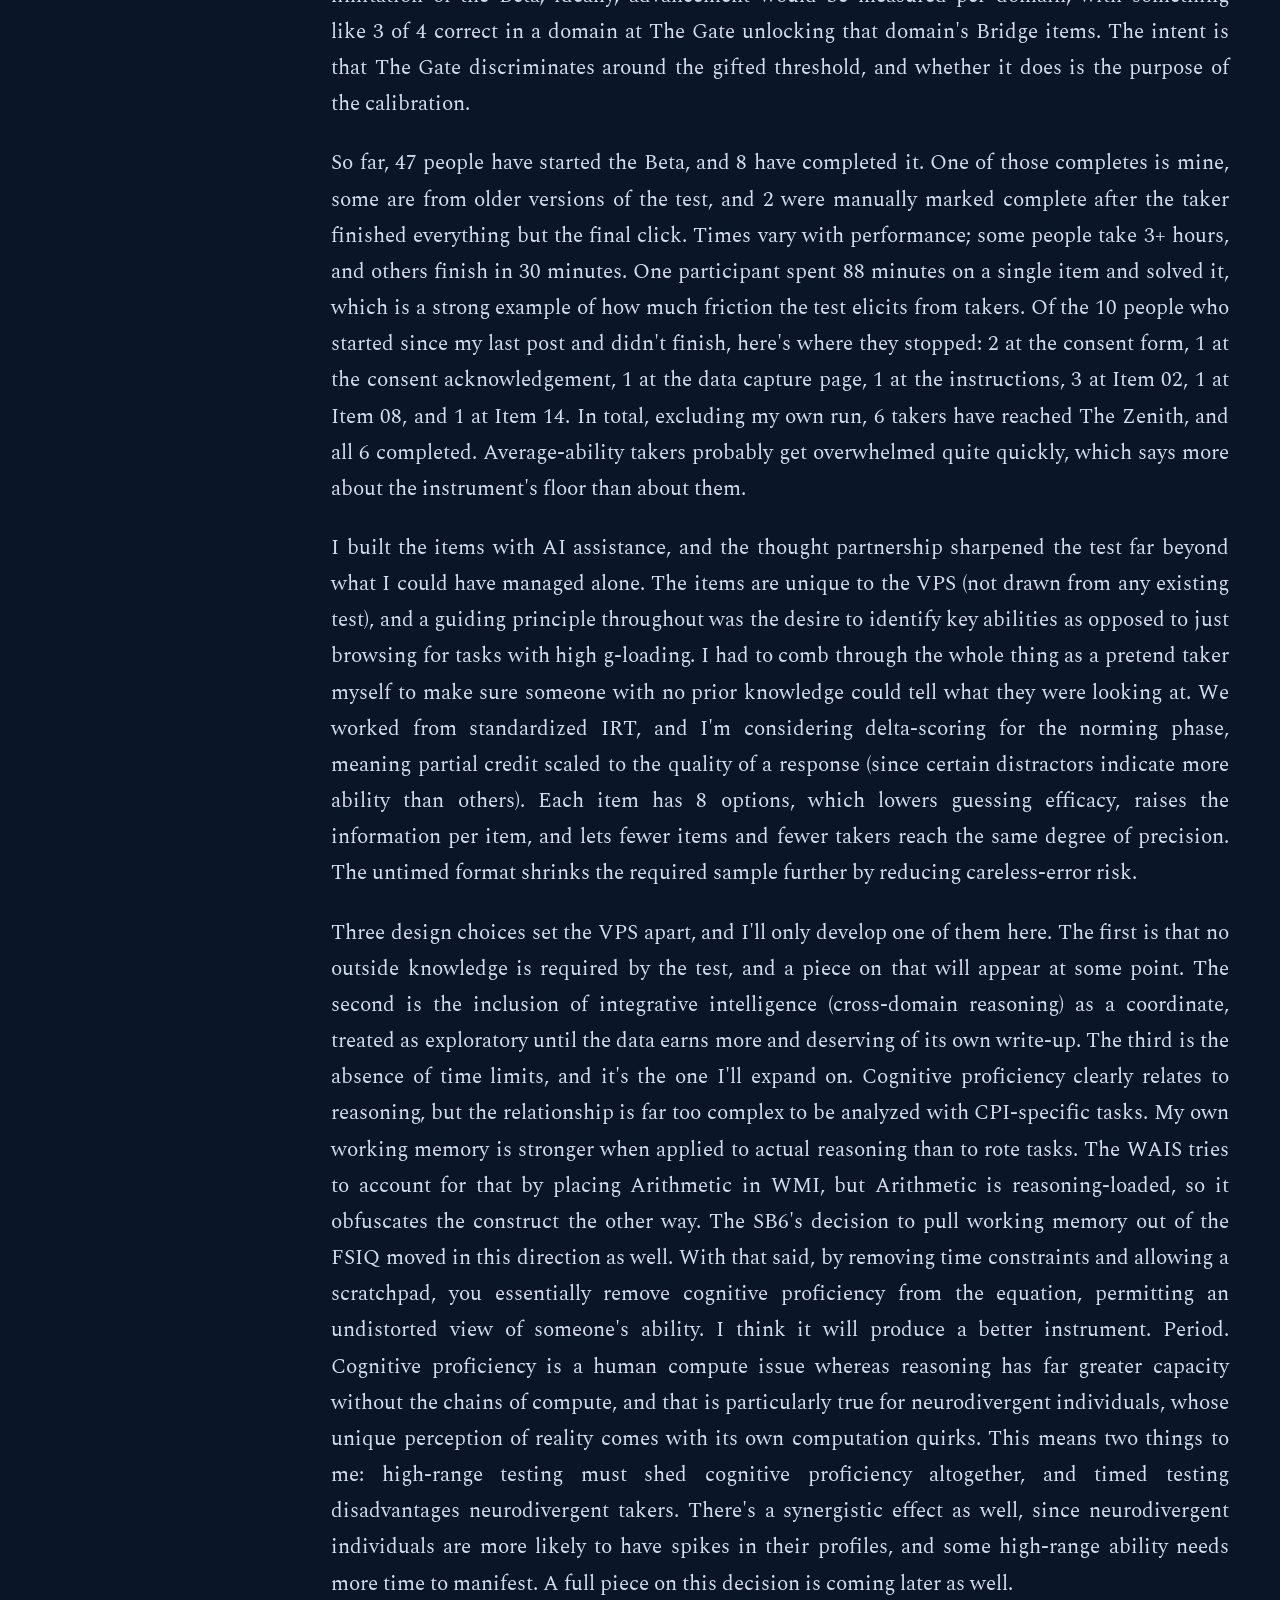
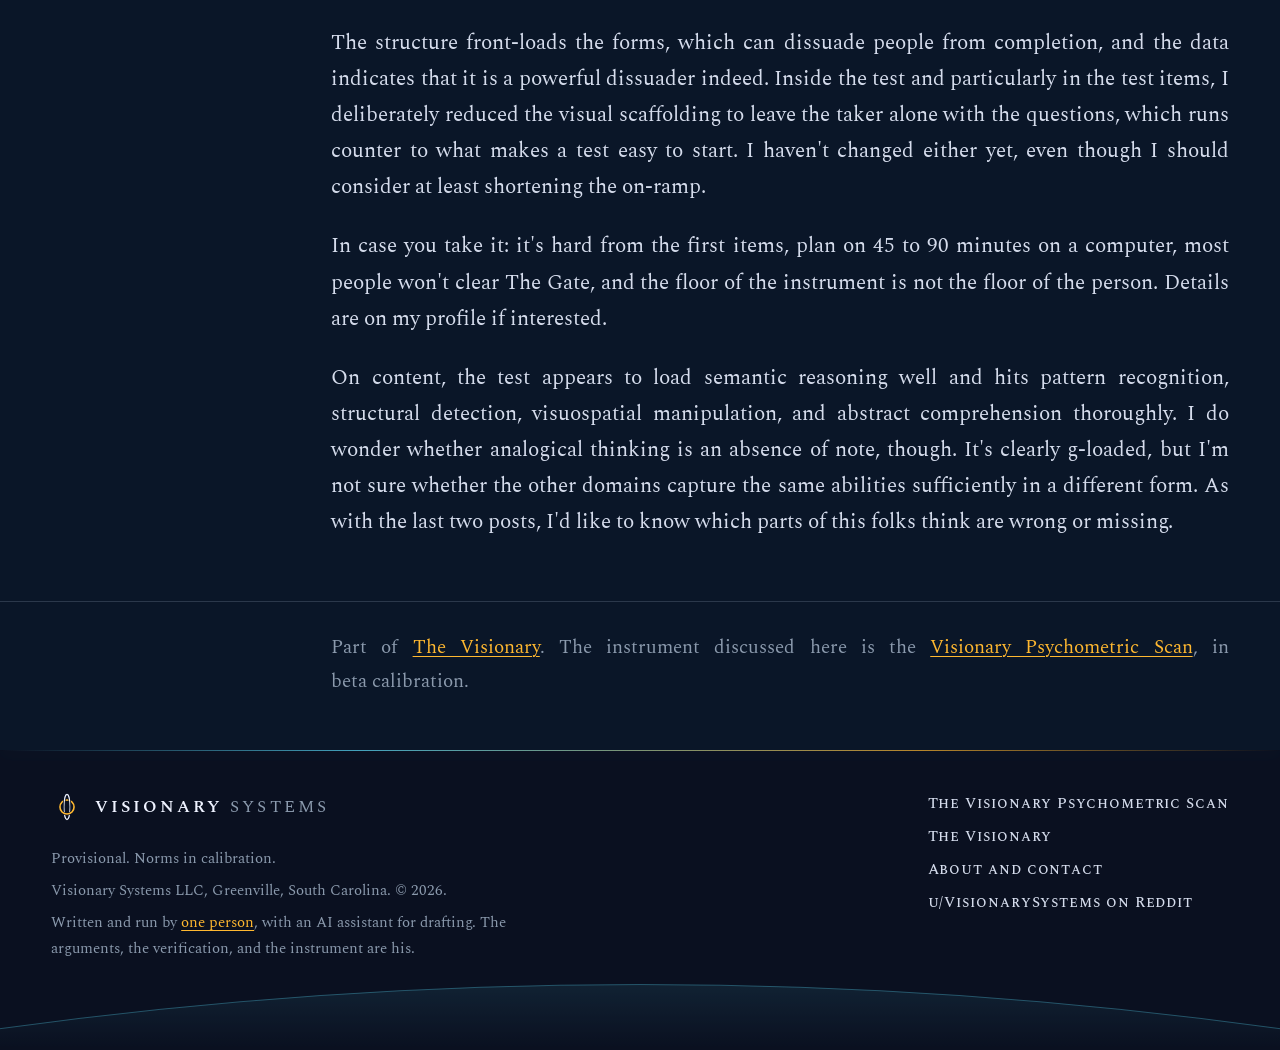
<file: docs/essays/calibration-remarks.html>
<!doctype html>
<html lang="en">
<head>
<script>document.documentElement.classList.add("js")</script>
<script>try{if(localStorage.getItem("vs-theme")==="paper")document.documentElement.setAttribute("data-theme","paper")}catch(e){}</script>
<meta charset="utf-8">
<meta name="viewport" content="width=device-width, initial-scale=1, viewport-fit=cover">
<title>47 started, 8 finished, 6 reached The Zenith: ongoing remarks from calibrating a high-range test</title>
<meta name="description" content="The Scan&#x27;s design, its numbers so far, where people stop, and what building an untimed instrument has actually involved.">
<meta name="theme-color" content="#0A1628">
<link rel="canonical" href="https://visionarysystems.io/essays/calibration-remarks.html">
<link rel="icon" href="../assets/favicon.svg" type="image/svg+xml">
<link rel="icon" href="../assets/favicon-32.png" sizes="32x32" type="image/png">
<link rel="apple-touch-icon" href="../assets/apple-touch-icon.png">
<meta property="og:type" content="website">
<meta property="og:site_name" content="Visionary Systems">
<meta property="og:title" content="47 started, 8 finished, 6 reached The Zenith: ongoing remarks from calibrating a high-range test">
<meta property="og:description" content="The Scan&#x27;s design, its numbers so far, where people stop, and what building an untimed instrument has actually involved.">
<meta property="og:url" content="https://visionarysystems.io/essays/calibration-remarks.html">
<meta property="og:image" content="https://visionarysystems.io/assets/og/calibration-remarks.png">
<meta property="og:image:width" content="1200">
<meta property="og:image:height" content="630">
<meta name="twitter:card" content="summary_large_image">
<meta name="twitter:title" content="47 started, 8 finished, 6 reached The Zenith: ongoing remarks from calibrating a high-range test">
<meta name="twitter:description" content="The Scan&#x27;s design, its numbers so far, where people stop, and what building an untimed instrument has actually involved.">
<meta name="twitter:image" content="https://visionarysystems.io/assets/og/calibration-remarks.png">
<link rel="preload" as="font" type="font/woff2" crossorigin href="../assets/fonts/spectral-latin-400-normal.woff2"><link rel="preload" as="font" type="font/woff2" crossorigin href="../assets/fonts/spectral-latin-500-normal.woff2">
<link rel="stylesheet" href="../style.css">
</head>
<body>
<header class="site-header"><div class="wrap">
<a class="lockup" href="../index.html" aria-label="Visionary Systems home"><svg class="mark" viewBox="0 0 200 200" fill="none" aria-hidden="true" focusable="false">
<defs>
<mask id="rm-h"><rect width="200" height="200" fill="#fff"/><path d="M 67.3 129.44 A 44 44 0 0 0 132.7 129.44" stroke="#000" stroke-width="15" fill="none"/></mask>
<mask id="gm-h"><rect width="200" height="200" fill="#fff"/><ellipse cx="100" cy="100" rx="19" ry="79" stroke="#000" stroke-width="14" fill="none"/><path d="M 67.3 129.44 A 44 44 0 0 0 132.7 129.44" stroke="#fff" stroke-width="15" fill="none"/></mask>
</defs>
<ellipse cx="100" cy="100" rx="19" ry="79" stroke="var(--star)" stroke-width="6.5" fill="none" mask="url(#rm-h)"/>
<circle cx="100" cy="100" r="44" stroke="var(--mark-gold, var(--gold))" stroke-width="10" fill="none" mask="url(#gm-h)"/>
</svg><span class="wordmark">Visionary <span>Systems</span></span></a>
<nav class="site-nav" aria-label="Site"><a href="../scan.html">The Scan</a><a href="../visionary.html" aria-current="page">The Visionary</a><a href="../about.html">About</a></nav>
</div></header>
<main>
<div class="progress" aria-hidden="true"><span></span></div>
<article>
<header class="essay-head"><div class="wrap">
<div class="topline"><p class="eyebrow">The Calibration Series, 3 of 10</p>
<button type="button" class="theme-toggle" data-theme-toggle aria-label="Switch between the navy and paper themes">Read on paper</button></div>
<h1>47 started, 8 finished, 6 reached The Zenith: ongoing remarks from calibrating a high-range test</h1>
<p class="meta">September 23, 2026. Originally posted to <a href="https://www.reddit.com/r/cognitiveTesting/comments/1wodi1p/47_started_8_finished_6_reached_the_zenith/" rel="noopener">r/cognitiveTesting</a>, where the discussion took place.</p>
</div></header>
<div class="essay-body">
<div class="wrap section">
<div class="rail"><p class="rail-label">In this series</p><ol class="series-nav"><li><a href="../essays/defensible-high-range-test.html">What would it actually take to build a defensible high-range test in 2026?</a></li><li><a href="../essays/vocabulary-and-g.html">Vocabulary is one of the best measures of g we have, and that is exactly the problem</a></li><li><a href="../essays/calibration-remarks.html" aria-current="page">47 started, 8 finished, 6 reached The Zenith: ongoing remarks from calibrating a high-range test</a></li><li><a href="../essays/speed-is-not-ability.html">Timing pressure conflates speed with ability, so let&#x27;s get rid of it</a></li></ol></div>
<div class="content"><div class="prose">
<p>I happened across r/cognitiveTesting in early 2025 and became intrigued by the concept of measuring humans. In addition to intelligence measurement, I also thought the IPIP was cool, and research into the Big 5 has broadened my curiosity on that front since. Concurrently, I thought it would be worthwhile to embark on a quest for self-improvement, and psychometrics facilitated that at the time. I also thought certain aspects of neurodivergent ability were ignored by the current g-loading orthodoxy, so it fit my iconoclastic nature to build my own instrument. This is the third post in a loose series about what that has actually involved.</p>
<p>I have one note on that orthodoxy since it's a seed for later material I’d love to write about. G-loading is a great tool near the middle of the distribution, because that's where we can verify it. It becomes far less informative as you approach profoundly gifted territory, where the manifold loosens and abilities individuate, which is exactly where verification gets hardest. My suspicion, and one of the things I hope to investigate, is that there's a kind of “manifold variance” at work: neurodivergence and greater neural uniqueness may correspond to greater divergence among intelligences, as if certain neural structures lay the foundation for divergent outcomes in intelligence, personality, and beyond.</p>
<p>The instrument mentioned earlier is the Visionary Psychometric Scan (VPS), a 36-item, untimed, adaptive reasoning battery currently in beta calibration. It measures five coordinates: fluid reasoning, crystallized density, visuospatial reasoning, quantitative reasoning, and integrative intelligence.</p>
<p>The instrument has three tiers: The Gate (items 1 through 16), The Bridge (17 through 26), and The Zenith (27 through 36). Each functions on a domain-by-domain basis, and the design intent is that the coordinates scale roughly from 100 to 130 across The Gate, 130 to 145 across The Bridge, and 145 to 160 across The Zenith, assuming SD = 15. Of note, those are intended ranges rather than measured ones. The calibration exists to find out whether the design hit them, so I'm not claiming precision yet. The Gate starts near average difficulty and climbs quickly, so most takers strain from the first items. Advancing to The Bridge requires at least 8 of 16 correct in total, and 13 of 26 through The Bridge grants you access to The Zenith. That total-score gating is a limitation of the Beta; ideally, advancement would be measured per domain, with something like 3 of 4 correct in a domain at The Gate unlocking that domain's Bridge items. The intent is that The Gate discriminates around the gifted threshold, and whether it does is the purpose of the calibration.</p>
<p>So far, 47 people have started the Beta, and 8 have completed it. One of those completes is mine, some are from older versions of the test, and 2 were manually marked complete after the taker finished everything but the final click. Times vary with performance; some people take 3+ hours, and others finish in 30 minutes. One participant spent 88 minutes on a single item and solved it, which is a strong example of how much friction the test elicits from takers. Of the 10 people who started since my last post and didn't finish, here's where they stopped: 2 at the consent form, 1 at the consent acknowledgement, 1 at the data capture page, 1 at the instructions, 3 at Item 02, 1 at Item 08, and 1 at Item 14. In total, excluding my own run, 6 takers have reached The Zenith, and all 6 completed. Average-ability takers probably get overwhelmed quite quickly, which says more about the instrument's floor than about them.</p>
<p>I built the items with AI assistance, and the thought partnership sharpened the test far beyond what I could have managed alone. The items are unique to the VPS (not drawn from any existing test), and a guiding principle throughout was the desire to identify key abilities as opposed to just browsing for tasks with high g-loading. I had to comb through the whole thing as a pretend taker myself to make sure someone with no prior knowledge could tell what they were looking at. We worked from standardized IRT, and I'm considering delta-scoring for the norming phase, meaning partial credit scaled to the quality of a response (since certain distractors indicate more ability than others). Each item has 8 options, which lowers guessing efficacy, raises the information per item, and lets fewer items and fewer takers reach the same degree of precision. The untimed format shrinks the required sample further by reducing careless-error risk.</p>
<p>Three design choices set the VPS apart, and I'll only develop one of them here. The first is that no outside knowledge is required by the test, and a piece on that will appear at some point. The second is the inclusion of integrative intelligence (cross-domain reasoning) as a coordinate, treated as exploratory until the data earns more and deserving of its own write-up. The third is the absence of time limits, and it's the one I'll expand on. Cognitive proficiency clearly relates to reasoning, but the relationship is far too complex to be analyzed with CPI-specific tasks. My own working memory is stronger when applied to actual reasoning than to rote tasks. The WAIS tries to account for that by placing Arithmetic in WMI, but Arithmetic is reasoning-loaded, so it obfuscates the construct the other way. The SB6's decision to pull working memory out of the FSIQ moved in this direction as well. With that said, by removing time constraints and allowing a scratchpad, you essentially remove cognitive proficiency from the equation, permitting an undistorted view of someone's ability. I think it will produce a better instrument. Period. Cognitive proficiency is a human compute issue whereas reasoning has far greater capacity without the chains of compute, and that is particularly true for neurodivergent individuals, whose unique perception of reality comes with its own computation quirks. This means two things to me: high-range testing must shed cognitive proficiency altogether, and timed testing disadvantages neurodivergent takers. There's a synergistic effect as well, since neurodivergent individuals are more likely to have spikes in their profiles, and some high-range ability needs more time to manifest. A full piece on this decision is coming later as well.</p>
<p>The structure front-loads the forms, which can dissuade people from completion, and the data indicates that it is a powerful dissuader indeed. Inside the test and particularly in the test items, I deliberately reduced the visual scaffolding to leave the taker alone with the questions, which runs counter to what makes a test easy to start. I haven't changed either yet, even though I should consider at least shortening the on-ramp.</p>
<p>In case you take it: it's hard from the first items, plan on 45 to 90 minutes on a computer, most people won't clear The Gate, and the floor of the instrument is not the floor of the person. Details are on my profile if interested.</p>
<p>On content, the test appears to load semantic reasoning well and hits pattern recognition, structural detection, visuospatial manipulation, and abstract comprehension thoroughly. I do wonder whether analogical thinking is an absence of note, though. It's clearly g-loaded, but I'm not sure whether the other domains capture the same abilities sufficiently in a different form. As with the last two posts, I'd like to know which parts of this folks think are wrong or missing.</p>
</div></div>
</div>
</div>
<footer class="essay-foot">
<div class="wrap section">
<div class="rail"></div>
<div class="content"><div class="prose">
<p>Part of <a href="../visionary.html">The Visionary</a>. The instrument discussed here is the <a href="../scan.html">Visionary Psychometric Scan</a>, in beta calibration.</p>
</div></div>
</div>
</footer>
</article>
</main>
<footer class="site-footer"><svg class="horizon" viewBox="0 0 1000 80" preserveAspectRatio="none" aria-hidden="true" focusable="false">
<defs><linearGradient id="hz" x1="0" y1="0" x2="0" y2="1"><stop offset="0" stop-color="#5CE1FF" stop-opacity="0.11"/><stop offset="1" stop-color="#5CE1FF" stop-opacity="0"/></linearGradient></defs>
<path d="M0 80 L0 58 Q 500 -34 1000 58 L1000 80 Z" fill="url(#hz)"/>
<path d="M0 58 Q 500 -34 1000 58" fill="none" stroke="#5CE1FF" stroke-opacity="0.38" stroke-width="1" vector-effect="non-scaling-stroke"/>
</svg><div class="wrap">
<div>
<a class="lockup" href="../index.html" aria-label="Visionary Systems home"><svg class="mark" viewBox="0 0 200 200" fill="none" aria-hidden="true" focusable="false">
<defs>
<mask id="rm-f"><rect width="200" height="200" fill="#fff"/><path d="M 67.3 129.44 A 44 44 0 0 0 132.7 129.44" stroke="#000" stroke-width="15" fill="none"/></mask>
<mask id="gm-f"><rect width="200" height="200" fill="#fff"/><ellipse cx="100" cy="100" rx="19" ry="79" stroke="#000" stroke-width="14" fill="none"/><path d="M 67.3 129.44 A 44 44 0 0 0 132.7 129.44" stroke="#fff" stroke-width="15" fill="none"/></mask>
</defs>
<ellipse cx="100" cy="100" rx="19" ry="79" stroke="var(--star)" stroke-width="6.5" fill="none" mask="url(#rm-f)"/>
<circle cx="100" cy="100" r="44" stroke="var(--mark-gold, var(--gold))" stroke-width="10" fill="none" mask="url(#gm-f)"/>
</svg><span class="wordmark">Visionary <span>Systems</span></span></a>
<div class="colophon">
<p>Provisional. Norms in calibration.</p>
<p>Visionary Systems LLC, Greenville, South Carolina. &copy; 2026.</p>
<p>Written and run by <a href="../about.html">one person</a>, with an AI assistant for drafting. The arguments, the verification, and the instrument are his.</p>
</div>
</div>
<nav aria-label="Footer">
<a href="../scan.html">The Visionary Psychometric Scan</a>
<a href="../visionary.html">The Visionary</a>
<a href="../about.html">About and contact</a>
<a href="https://www.reddit.com/user/VisionarySystems/" rel="noopener">u/VisionarySystems on Reddit</a>
</nav>
</div></footer>
<script>
(function () {
  // Subscribe form: until the list is connected, explain instead of posting nowhere.
  var form = document.getElementById("subscribe-form");
  if (form) {
    form.addEventListener("submit", function (e) {
      if (form.getAttribute("action").indexOf("YOUR-BUTTONDOWN-USERNAME") !== -1) {
        e.preventDefault();
        var n = document.getElementById("subscribe-notice");
        if (n) { n.hidden = false; n.focus && n.focus(); }
      }
    });
  }
  // Copy buttons for the contact address.
  var buttons = document.querySelectorAll("[data-copy]");
  Array.prototype.forEach.call(buttons, function (b) {
    b.addEventListener("click", function () {
      var text = b.getAttribute("data-copy");
      var done = function () { b.textContent = "Copied"; setTimeout(function () { b.textContent = "Copy"; }, 1800); };
      var fallback = function () {
        var el = document.getElementById(b.getAttribute("data-target"));
        if (!el) return;
        var r = document.createRange(); r.selectNodeContents(el);
        var s = window.getSelection(); s.removeAllRanges(); s.addRange(r);
        b.textContent = "Selected";
        setTimeout(function () { b.textContent = "Copy"; }, 1800);
      };
      if (navigator.clipboard && navigator.clipboard.writeText) {
        navigator.clipboard.writeText(text).then(done, fallback);
      } else { fallback(); }
    });
  });
  // Deep field behind the hero, laid out from a fixed seed so it is the same sky every visit.
  // A few stars twinkle; the loop runs only while the hero is on screen and motion is allowed.
  var c = document.getElementById("field");
  if (c && c.getContext) {
    var ctx = c.getContext("2d"), stars = [], W = 0, H = 0, pts = [], pivot = { x: 0, y: 0 };
    var motion = window.matchMedia && window.matchMedia("(prefers-reduced-motion: no-preference)").matches;
    var OMEGA = 0.0092; // radians per second: one turn of the sky in about eleven minutes
    function seeded(s) { return function () { s = (s * 9301 + 49297) % 233280; return s / 233280; }; }
    function layout() {
      var r = c.getBoundingClientRect();
      if (!r.width || !r.height) return false;
      var dpr = Math.min(window.devicePixelRatio || 1, 2);
      W = r.width; H = r.height;
      c.width = Math.floor(W * dpr); c.height = Math.floor(H * dpr);
      ctx.setTransform(dpr, 0, 0, dpr, 0, 0);
      // The sky turns around the mark, so the stars are laid out in a disc around it that covers the canvas at every angle.
      var m = document.querySelector(".hero-mark .mark"), mr = m && m.getBoundingClientRect();
      pivot = mr ? { x: mr.left + mr.width / 2 - r.left, y: mr.top + mr.height / 2 - r.top } : { x: W * 0.72, y: H * 0.5 };
      var far = 0, cs = [[0, 0], [W, 0], [0, H], [W, H]];
      for (var q = 0; q < 4; q++) far = Math.max(far, Math.hypot(cs[q][0] - pivot.x, cs[q][1] - pivot.y));
      var rnd = seeded(1618), n = Math.round(Math.PI * far * far / 7000);
      stars = [];
      for (var i = 0; i < n; i++) {
        var roll = rnd(), rad = far * Math.sqrt(rnd()), th = rnd() * 6.283, s = 0.5 + rnd() * 1.2, a = 0.10 + rnd() * 0.40;
        var col = roll > 0.95 ? "255,184,48" : roll > 0.85 ? "92,225,255" : "238,242,255";
        if (roll > 0.85) a = 0.75;
        stars.push({ x: rad * Math.cos(th), y: rad * Math.sin(th), s: s, c: col, a: a, tw: rnd() < 0.4, ph: rnd() * 6.283, rate: 0.8 + rnd() * 1.8 });
      }
      pts = [[0.06, 0.28], [0.11, 0.42], [0.16, 0.36], [0.2, 0.55], [0.17, 0.72]].map(function (p) { return [p[0] * W - pivot.x, p[1] * H - pivot.y]; });
      return true;
    }
    function draw(t) {
      ctx.clearRect(0, 0, W, H);
      ctx.save();
      ctx.translate(pivot.x, pivot.y);
      ctx.rotate(motion ? (t / 1000) * OMEGA : 0);
      for (var i = 0; i < stars.length; i++) {
        var st = stars[i], a = st.a, sz = st.s;
        if (st.tw && t) { var w = Math.sin(t / 1000 * st.rate + st.ph); a = st.a * (0.5 + 0.5 * w); sz = st.s * (0.9 + 0.2 * w); }
        ctx.beginPath(); ctx.arc(st.x, st.y, sz, 0, 6.283);
        ctx.fillStyle = "rgba(" + st.c + "," + a.toFixed(3) + ")"; ctx.fill();
      }
      ctx.strokeStyle = "rgba(92,225,255,0.26)"; ctx.lineWidth = 0.7; ctx.beginPath();
      for (var j = 0; j < pts.length; j++) { if (j === 0) ctx.moveTo(pts[j][0], pts[j][1]); else ctx.lineTo(pts[j][0], pts[j][1]); }
      ctx.stroke();
      for (var k = 0; k < pts.length; k++) { ctx.beginPath(); ctx.arc(pts[k][0], pts[k][1], k === 2 ? 1.8 : 1.3, 0, 6.283); ctx.fillStyle = k === 2 ? "rgba(255,184,48,0.75)" : k === 4 ? "rgba(92,225,255,0.7)" : "rgba(238,242,255,0.6)"; ctx.fill(); }
      ctx.restore();
    }
    var visible = true, running = false, last = 0;
    function loop(t) {
      if (!running) return;
      if (t - last > 33) { last = t; draw(t); }
      requestAnimationFrame(loop);
    }
    function start() { if (motion && visible && !document.hidden && !running) { running = true; requestAnimationFrame(loop); } }
    function stop() { running = false; }
    if (layout()) draw(0);
    if ("IntersectionObserver" in window) {
      new IntersectionObserver(function (es) { visible = es[0].isIntersecting; visible ? start() : stop(); }).observe(c);
    }
    document.addEventListener("visibilitychange", function () { document.hidden ? stop() : start(); });
    start();
    var tm; window.addEventListener("resize", function () { clearTimeout(tm); tm = setTimeout(function () { if (layout()) draw(0); }, 150); });
  }
  // Sections rise into place as they enter the view.
  var reveals = document.querySelectorAll(".section, .essay-head .wrap, .notfound .wrap");
  if ("IntersectionObserver" in window && reveals.length) {
    var io = new IntersectionObserver(function (es) {
      es.forEach(function (en) { if (en.isIntersecting) { en.target.classList.add("in"); io.unobserve(en.target); } });
    }, { rootMargin: "0px 0px -8% 0px", threshold: 0.08 });
    Array.prototype.forEach.call(reveals, function (el) { el.classList.add("reveal"); io.observe(el); });
  }
  // Reading progress on essay pages.
  var bar = document.querySelector(".progress span");
  if (bar) {
    var ticking = false;
    function measure() {
      var d = document.documentElement, max = d.scrollHeight - d.clientHeight;
      bar.style.transform = "scaleX(" + (max > 0 ? Math.min(1, d.scrollTop / max) : 0).toFixed(4) + ")";
      ticking = false;
    }
    window.addEventListener("scroll", function () { if (!ticking) { ticking = true; requestAnimationFrame(measure); } }, { passive: true });
    measure();
  }
  // Paper or navy on essay pages, remembered in this browser only.
  var toggles = document.querySelectorAll("[data-theme-toggle]");
  function label(b) { b.textContent = document.documentElement.getAttribute("data-theme") === "paper" ? "Read on navy" : "Read on paper"; }
  Array.prototype.forEach.call(toggles, function (b) {
    label(b);
    b.addEventListener("click", function () {
      var paper = document.documentElement.getAttribute("data-theme") === "paper";
      if (paper) document.documentElement.removeAttribute("data-theme"); else document.documentElement.setAttribute("data-theme", "paper");
      try { localStorage.setItem("vs-theme", paper ? "navy" : "paper"); } catch (e) {}
      Array.prototype.forEach.call(toggles, label);
    });
  });
})();
</script>
</body>
</html>
</file>
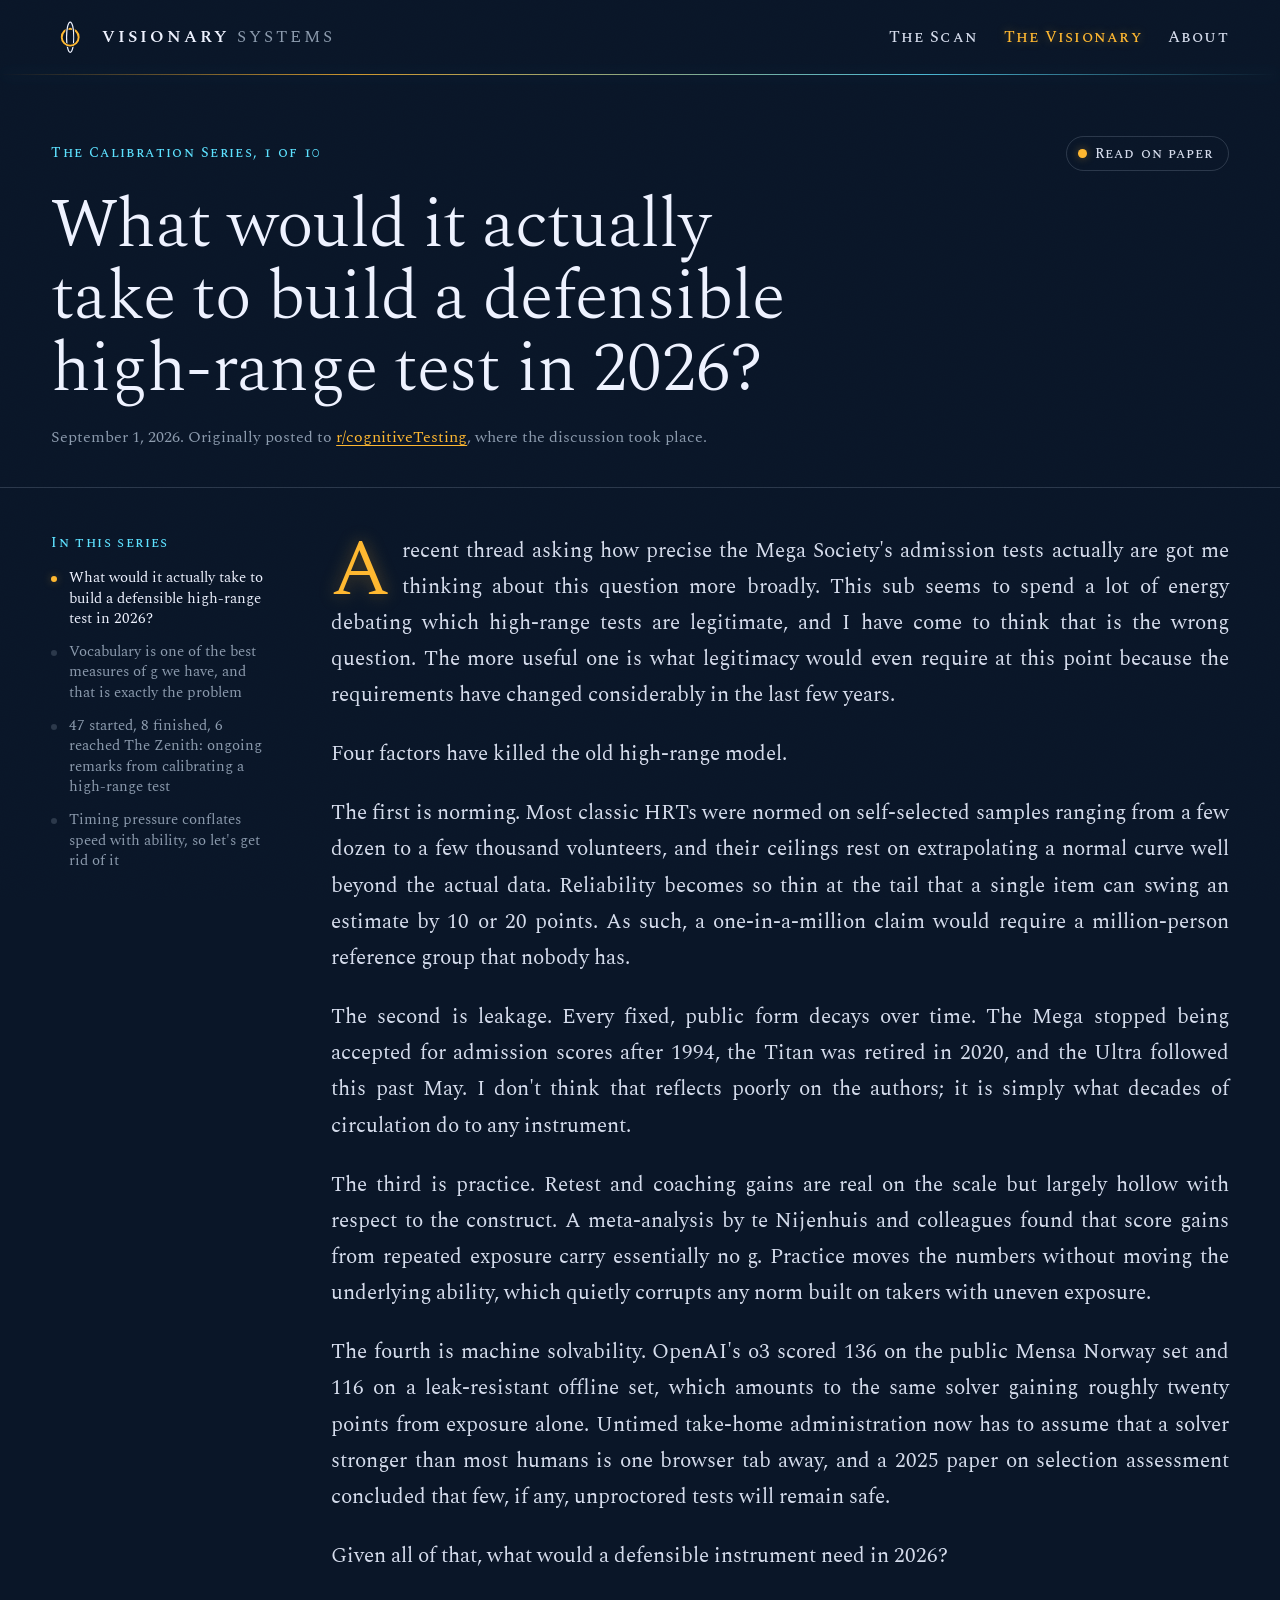
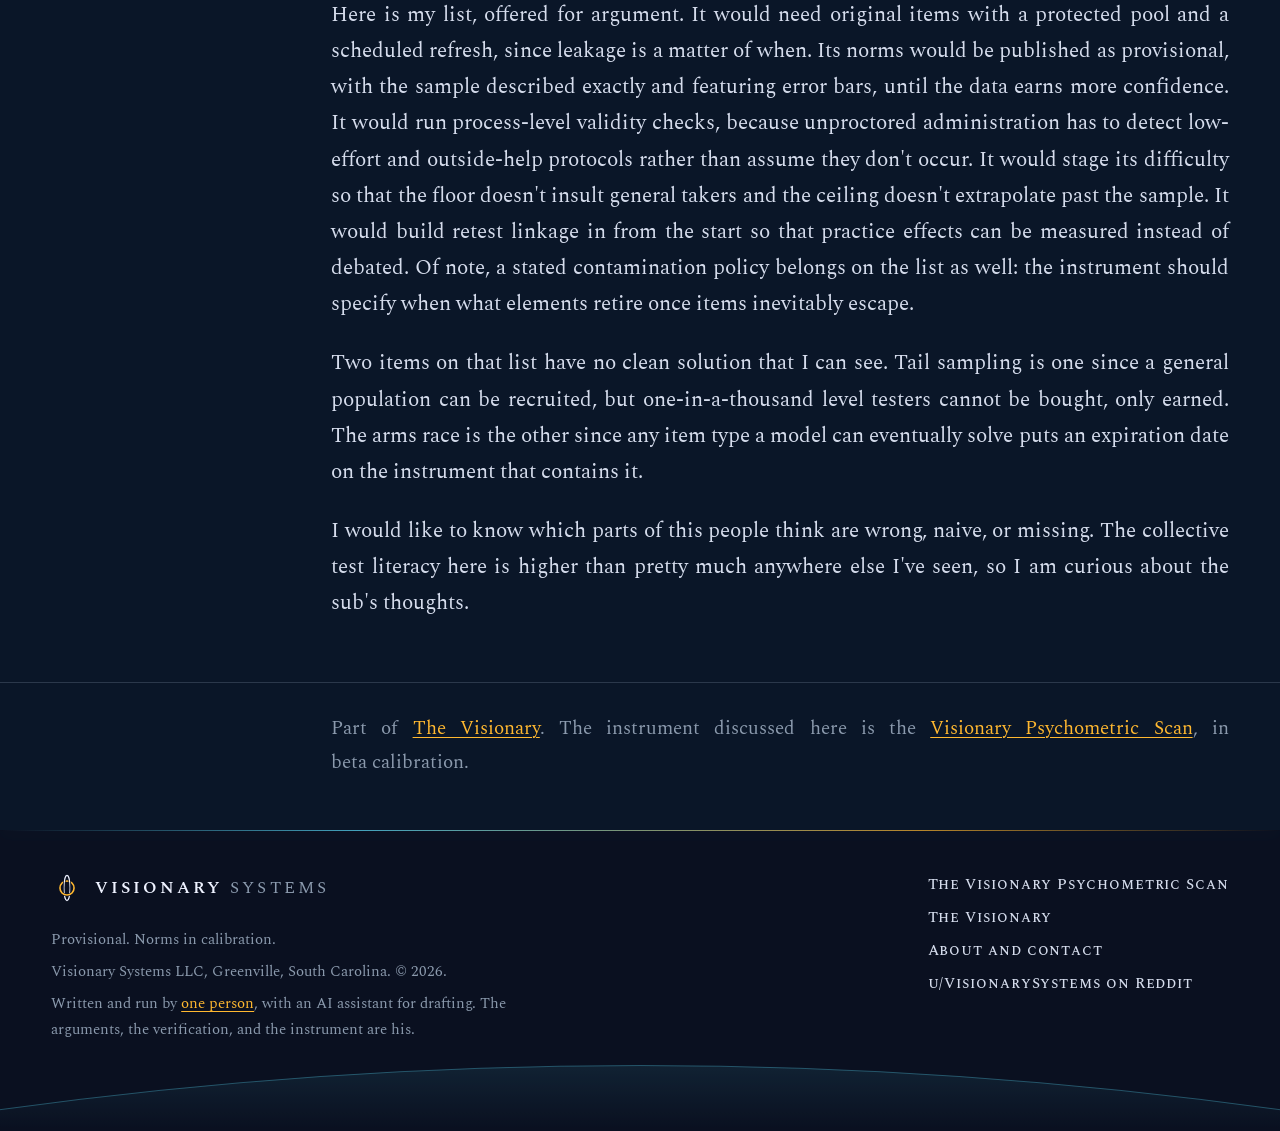
<file: docs/essays/defensible-high-range-test.html>
<!doctype html>
<html lang="en">
<head>
<script>document.documentElement.classList.add("js")</script>
<script>try{if(localStorage.getItem("vs-theme")==="paper")document.documentElement.setAttribute("data-theme","paper")}catch(e){}</script>
<meta charset="utf-8">
<meta name="viewport" content="width=device-width, initial-scale=1, viewport-fit=cover">
<title>What would it actually take to build a defensible high-range test in 2026?</title>
<meta name="description" content="Four factors killed the old high-range model: norming, leakage, practice, and machine solvability. Here is what a defensible instrument would owe in their place.">
<meta name="theme-color" content="#0A1628">
<link rel="canonical" href="https://visionarysystems.io/essays/defensible-high-range-test.html">
<link rel="icon" href="../assets/favicon.svg" type="image/svg+xml">
<link rel="icon" href="../assets/favicon-32.png" sizes="32x32" type="image/png">
<link rel="apple-touch-icon" href="../assets/apple-touch-icon.png">
<meta property="og:type" content="website">
<meta property="og:site_name" content="Visionary Systems">
<meta property="og:title" content="What would it actually take to build a defensible high-range test in 2026?">
<meta property="og:description" content="Four factors killed the old high-range model: norming, leakage, practice, and machine solvability. Here is what a defensible instrument would owe in their place.">
<meta property="og:url" content="https://visionarysystems.io/essays/defensible-high-range-test.html">
<meta property="og:image" content="https://visionarysystems.io/assets/og/defensible-high-range-test.png">
<meta property="og:image:width" content="1200">
<meta property="og:image:height" content="630">
<meta name="twitter:card" content="summary_large_image">
<meta name="twitter:title" content="What would it actually take to build a defensible high-range test in 2026?">
<meta name="twitter:description" content="Four factors killed the old high-range model: norming, leakage, practice, and machine solvability. Here is what a defensible instrument would owe in their place.">
<meta name="twitter:image" content="https://visionarysystems.io/assets/og/defensible-high-range-test.png">
<link rel="preload" as="font" type="font/woff2" crossorigin href="../assets/fonts/spectral-latin-400-normal.woff2"><link rel="preload" as="font" type="font/woff2" crossorigin href="../assets/fonts/spectral-latin-500-normal.woff2">
<link rel="stylesheet" href="../style.css">
</head>
<body>
<header class="site-header"><div class="wrap">
<a class="lockup" href="../index.html" aria-label="Visionary Systems home"><svg class="mark" viewBox="0 0 200 200" fill="none" aria-hidden="true" focusable="false">
<defs>
<mask id="rm-h"><rect width="200" height="200" fill="#fff"/><path d="M 67.3 129.44 A 44 44 0 0 0 132.7 129.44" stroke="#000" stroke-width="15" fill="none"/></mask>
<mask id="gm-h"><rect width="200" height="200" fill="#fff"/><ellipse cx="100" cy="100" rx="19" ry="79" stroke="#000" stroke-width="14" fill="none"/><path d="M 67.3 129.44 A 44 44 0 0 0 132.7 129.44" stroke="#fff" stroke-width="15" fill="none"/></mask>
</defs>
<ellipse cx="100" cy="100" rx="19" ry="79" stroke="var(--star)" stroke-width="6.5" fill="none" mask="url(#rm-h)"/>
<circle cx="100" cy="100" r="44" stroke="var(--mark-gold, var(--gold))" stroke-width="10" fill="none" mask="url(#gm-h)"/>
</svg><span class="wordmark">Visionary <span>Systems</span></span></a>
<nav class="site-nav" aria-label="Site"><a href="../scan.html">The Scan</a><a href="../visionary.html" aria-current="page">The Visionary</a><a href="../about.html">About</a></nav>
</div></header>
<main>
<div class="progress" aria-hidden="true"><span></span></div>
<article>
<header class="essay-head"><div class="wrap">
<div class="topline"><p class="eyebrow">The Calibration Series, 1 of 10</p>
<button type="button" class="theme-toggle" data-theme-toggle aria-label="Switch between the navy and paper themes">Read on paper</button></div>
<h1>What would it actually take to build a defensible high-range test in 2026?</h1>
<p class="meta">September 1, 2026. Originally posted to <a href="https://www.reddit.com/r/cognitiveTesting/comments/1w4yo2l/what_would_it_actually_take_to_build_a_defensible/" rel="noopener">r/cognitiveTesting</a>, where the discussion took place.</p>
</div></header>
<div class="essay-body">
<div class="wrap section">
<div class="rail"><p class="rail-label">In this series</p><ol class="series-nav"><li><a href="../essays/defensible-high-range-test.html" aria-current="page">What would it actually take to build a defensible high-range test in 2026?</a></li><li><a href="../essays/vocabulary-and-g.html">Vocabulary is one of the best measures of g we have, and that is exactly the problem</a></li><li><a href="../essays/calibration-remarks.html">47 started, 8 finished, 6 reached The Zenith: ongoing remarks from calibrating a high-range test</a></li><li><a href="../essays/speed-is-not-ability.html">Timing pressure conflates speed with ability, so let&#x27;s get rid of it</a></li></ol></div>
<div class="content"><div class="prose">
<p>A recent thread asking how precise the Mega Society's admission tests actually are got me thinking about this question more broadly. This sub seems to spend a lot of energy debating which high-range tests are legitimate, and I have come to think that is the wrong question. The more useful one is what legitimacy would even require at this point because the requirements have changed considerably in the last few years.</p>
<p>Four factors have killed the old high-range model.</p>
<p>The first is norming. Most classic HRTs were normed on self-selected samples ranging from a few dozen to a few thousand volunteers, and their ceilings rest on extrapolating a normal curve well beyond the actual data. Reliability becomes so thin at the tail that a single item can swing an estimate by 10 or 20 points. As such, a one-in-a-million claim would require a million-person reference group that nobody has.</p>
<p>The second is leakage. Every fixed, public form decays over time. The Mega stopped being accepted for admission scores after 1994, the Titan was retired in 2020, and the Ultra followed this past May. I don't think that reflects poorly on the authors; it is simply what decades of circulation do to any instrument.</p>
<p>The third is practice. Retest and coaching gains are real on the scale but largely hollow with respect to the construct. A meta-analysis by te Nijenhuis and colleagues found that score gains from repeated exposure carry essentially no g. Practice moves the numbers without moving the underlying ability, which quietly corrupts any norm built on takers with uneven exposure.</p>
<p>The fourth is machine solvability. OpenAI's o3 scored 136 on the public Mensa Norway set and 116 on a leak-resistant offline set, which amounts to the same solver gaining roughly twenty points from exposure alone. Untimed take-home administration now has to assume that a solver stronger than most humans is one browser tab away, and a 2025 paper on selection assessment concluded that few, if any, unproctored tests will remain safe.</p>
<p>Given all of that, what would a defensible instrument need in 2026?</p>
<p>Here is my list, offered for argument. It would need original items with a protected pool and a scheduled refresh, since leakage is a matter of when. Its norms would be published as provisional, with the sample described exactly and featuring error bars, until the data earns more confidence. It would run process-level validity checks, because unproctored administration has to detect low-effort and outside-help protocols rather than assume they don't occur. It would stage its difficulty so that the floor doesn't insult general takers and the ceiling doesn't extrapolate past the sample. It would build retest linkage in from the start so that practice effects can be measured instead of debated. Of note, a stated contamination policy belongs on the list as well: the instrument should specify when what elements retire once items inevitably escape.</p>
<p>Two items on that list have no clean solution that I can see. Tail sampling is one since a general population can be recruited, but one-in-a-thousand level testers cannot be bought, only earned. The arms race is the other since any item type a model can eventually solve puts an expiration date on the instrument that contains it.</p>
<p>I would like to know which parts of this people think are wrong, naive, or missing. The collective test literacy here is higher than pretty much anywhere else I've seen, so I am curious about the sub's thoughts.</p>
</div></div>
</div>
</div>
<footer class="essay-foot">
<div class="wrap section">
<div class="rail"></div>
<div class="content"><div class="prose">
<p>Part of <a href="../visionary.html">The Visionary</a>. The instrument discussed here is the <a href="../scan.html">Visionary Psychometric Scan</a>, in beta calibration.</p>
</div></div>
</div>
</footer>
</article>
</main>
<footer class="site-footer"><svg class="horizon" viewBox="0 0 1000 80" preserveAspectRatio="none" aria-hidden="true" focusable="false">
<defs><linearGradient id="hz" x1="0" y1="0" x2="0" y2="1"><stop offset="0" stop-color="#5CE1FF" stop-opacity="0.11"/><stop offset="1" stop-color="#5CE1FF" stop-opacity="0"/></linearGradient></defs>
<path d="M0 80 L0 58 Q 500 -34 1000 58 L1000 80 Z" fill="url(#hz)"/>
<path d="M0 58 Q 500 -34 1000 58" fill="none" stroke="#5CE1FF" stroke-opacity="0.38" stroke-width="1" vector-effect="non-scaling-stroke"/>
</svg><div class="wrap">
<div>
<a class="lockup" href="../index.html" aria-label="Visionary Systems home"><svg class="mark" viewBox="0 0 200 200" fill="none" aria-hidden="true" focusable="false">
<defs>
<mask id="rm-f"><rect width="200" height="200" fill="#fff"/><path d="M 67.3 129.44 A 44 44 0 0 0 132.7 129.44" stroke="#000" stroke-width="15" fill="none"/></mask>
<mask id="gm-f"><rect width="200" height="200" fill="#fff"/><ellipse cx="100" cy="100" rx="19" ry="79" stroke="#000" stroke-width="14" fill="none"/><path d="M 67.3 129.44 A 44 44 0 0 0 132.7 129.44" stroke="#fff" stroke-width="15" fill="none"/></mask>
</defs>
<ellipse cx="100" cy="100" rx="19" ry="79" stroke="var(--star)" stroke-width="6.5" fill="none" mask="url(#rm-f)"/>
<circle cx="100" cy="100" r="44" stroke="var(--mark-gold, var(--gold))" stroke-width="10" fill="none" mask="url(#gm-f)"/>
</svg><span class="wordmark">Visionary <span>Systems</span></span></a>
<div class="colophon">
<p>Provisional. Norms in calibration.</p>
<p>Visionary Systems LLC, Greenville, South Carolina. &copy; 2026.</p>
<p>Written and run by <a href="../about.html">one person</a>, with an AI assistant for drafting. The arguments, the verification, and the instrument are his.</p>
</div>
</div>
<nav aria-label="Footer">
<a href="../scan.html">The Visionary Psychometric Scan</a>
<a href="../visionary.html">The Visionary</a>
<a href="../about.html">About and contact</a>
<a href="https://www.reddit.com/user/VisionarySystems/" rel="noopener">u/VisionarySystems on Reddit</a>
</nav>
</div></footer>
<script>
(function () {
  // Subscribe form: until the list is connected, explain instead of posting nowhere.
  var form = document.getElementById("subscribe-form");
  if (form) {
    form.addEventListener("submit", function (e) {
      if (form.getAttribute("action").indexOf("YOUR-BUTTONDOWN-USERNAME") !== -1) {
        e.preventDefault();
        var n = document.getElementById("subscribe-notice");
        if (n) { n.hidden = false; n.focus && n.focus(); }
      }
    });
  }
  // Copy buttons for the contact address.
  var buttons = document.querySelectorAll("[data-copy]");
  Array.prototype.forEach.call(buttons, function (b) {
    b.addEventListener("click", function () {
      var text = b.getAttribute("data-copy");
      var done = function () { b.textContent = "Copied"; setTimeout(function () { b.textContent = "Copy"; }, 1800); };
      var fallback = function () {
        var el = document.getElementById(b.getAttribute("data-target"));
        if (!el) return;
        var r = document.createRange(); r.selectNodeContents(el);
        var s = window.getSelection(); s.removeAllRanges(); s.addRange(r);
        b.textContent = "Selected";
        setTimeout(function () { b.textContent = "Copy"; }, 1800);
      };
      if (navigator.clipboard && navigator.clipboard.writeText) {
        navigator.clipboard.writeText(text).then(done, fallback);
      } else { fallback(); }
    });
  });
  // Deep field behind the hero, laid out from a fixed seed so it is the same sky every visit.
  // A few stars twinkle; the loop runs only while the hero is on screen and motion is allowed.
  var c = document.getElementById("field");
  if (c && c.getContext) {
    var ctx = c.getContext("2d"), stars = [], W = 0, H = 0, pts = [], pivot = { x: 0, y: 0 };
    var motion = window.matchMedia && window.matchMedia("(prefers-reduced-motion: no-preference)").matches;
    var OMEGA = 0.0092; // radians per second: one turn of the sky in about eleven minutes
    function seeded(s) { return function () { s = (s * 9301 + 49297) % 233280; return s / 233280; }; }
    function layout() {
      var r = c.getBoundingClientRect();
      if (!r.width || !r.height) return false;
      var dpr = Math.min(window.devicePixelRatio || 1, 2);
      W = r.width; H = r.height;
      c.width = Math.floor(W * dpr); c.height = Math.floor(H * dpr);
      ctx.setTransform(dpr, 0, 0, dpr, 0, 0);
      // The sky turns around the mark, so the stars are laid out in a disc around it that covers the canvas at every angle.
      var m = document.querySelector(".hero-mark .mark"), mr = m && m.getBoundingClientRect();
      pivot = mr ? { x: mr.left + mr.width / 2 - r.left, y: mr.top + mr.height / 2 - r.top } : { x: W * 0.72, y: H * 0.5 };
      var far = 0, cs = [[0, 0], [W, 0], [0, H], [W, H]];
      for (var q = 0; q < 4; q++) far = Math.max(far, Math.hypot(cs[q][0] - pivot.x, cs[q][1] - pivot.y));
      var rnd = seeded(1618), n = Math.round(Math.PI * far * far / 7000);
      stars = [];
      for (var i = 0; i < n; i++) {
        var roll = rnd(), rad = far * Math.sqrt(rnd()), th = rnd() * 6.283, s = 0.5 + rnd() * 1.2, a = 0.10 + rnd() * 0.40;
        var col = roll > 0.95 ? "255,184,48" : roll > 0.85 ? "92,225,255" : "238,242,255";
        if (roll > 0.85) a = 0.75;
        stars.push({ x: rad * Math.cos(th), y: rad * Math.sin(th), s: s, c: col, a: a, tw: rnd() < 0.4, ph: rnd() * 6.283, rate: 0.8 + rnd() * 1.8 });
      }
      pts = [[0.06, 0.28], [0.11, 0.42], [0.16, 0.36], [0.2, 0.55], [0.17, 0.72]].map(function (p) { return [p[0] * W - pivot.x, p[1] * H - pivot.y]; });
      return true;
    }
    function draw(t) {
      ctx.clearRect(0, 0, W, H);
      ctx.save();
      ctx.translate(pivot.x, pivot.y);
      ctx.rotate(motion ? (t / 1000) * OMEGA : 0);
      for (var i = 0; i < stars.length; i++) {
        var st = stars[i], a = st.a, sz = st.s;
        if (st.tw && t) { var w = Math.sin(t / 1000 * st.rate + st.ph); a = st.a * (0.5 + 0.5 * w); sz = st.s * (0.9 + 0.2 * w); }
        ctx.beginPath(); ctx.arc(st.x, st.y, sz, 0, 6.283);
        ctx.fillStyle = "rgba(" + st.c + "," + a.toFixed(3) + ")"; ctx.fill();
      }
      ctx.strokeStyle = "rgba(92,225,255,0.26)"; ctx.lineWidth = 0.7; ctx.beginPath();
      for (var j = 0; j < pts.length; j++) { if (j === 0) ctx.moveTo(pts[j][0], pts[j][1]); else ctx.lineTo(pts[j][0], pts[j][1]); }
      ctx.stroke();
      for (var k = 0; k < pts.length; k++) { ctx.beginPath(); ctx.arc(pts[k][0], pts[k][1], k === 2 ? 1.8 : 1.3, 0, 6.283); ctx.fillStyle = k === 2 ? "rgba(255,184,48,0.75)" : k === 4 ? "rgba(92,225,255,0.7)" : "rgba(238,242,255,0.6)"; ctx.fill(); }
      ctx.restore();
    }
    var visible = true, running = false, last = 0;
    function loop(t) {
      if (!running) return;
      if (t - last > 33) { last = t; draw(t); }
      requestAnimationFrame(loop);
    }
    function start() { if (motion && visible && !document.hidden && !running) { running = true; requestAnimationFrame(loop); } }
    function stop() { running = false; }
    if (layout()) draw(0);
    if ("IntersectionObserver" in window) {
      new IntersectionObserver(function (es) { visible = es[0].isIntersecting; visible ? start() : stop(); }).observe(c);
    }
    document.addEventListener("visibilitychange", function () { document.hidden ? stop() : start(); });
    start();
    var tm; window.addEventListener("resize", function () { clearTimeout(tm); tm = setTimeout(function () { if (layout()) draw(0); }, 150); });
  }
  // Sections rise into place as they enter the view.
  var reveals = document.querySelectorAll(".section, .essay-head .wrap, .notfound .wrap");
  if ("IntersectionObserver" in window && reveals.length) {
    var io = new IntersectionObserver(function (es) {
      es.forEach(function (en) { if (en.isIntersecting) { en.target.classList.add("in"); io.unobserve(en.target); } });
    }, { rootMargin: "0px 0px -8% 0px", threshold: 0.08 });
    Array.prototype.forEach.call(reveals, function (el) { el.classList.add("reveal"); io.observe(el); });
  }
  // Reading progress on essay pages.
  var bar = document.querySelector(".progress span");
  if (bar) {
    var ticking = false;
    function measure() {
      var d = document.documentElement, max = d.scrollHeight - d.clientHeight;
      bar.style.transform = "scaleX(" + (max > 0 ? Math.min(1, d.scrollTop / max) : 0).toFixed(4) + ")";
      ticking = false;
    }
    window.addEventListener("scroll", function () { if (!ticking) { ticking = true; requestAnimationFrame(measure); } }, { passive: true });
    measure();
  }
  // Paper or navy on essay pages, remembered in this browser only.
  var toggles = document.querySelectorAll("[data-theme-toggle]");
  function label(b) { b.textContent = document.documentElement.getAttribute("data-theme") === "paper" ? "Read on navy" : "Read on paper"; }
  Array.prototype.forEach.call(toggles, function (b) {
    label(b);
    b.addEventListener("click", function () {
      var paper = document.documentElement.getAttribute("data-theme") === "paper";
      if (paper) document.documentElement.removeAttribute("data-theme"); else document.documentElement.setAttribute("data-theme", "paper");
      try { localStorage.setItem("vs-theme", paper ? "navy" : "paper"); } catch (e) {}
      Array.prototype.forEach.call(toggles, label);
    });
  });
})();
</script>
</body>
</html>
</file>
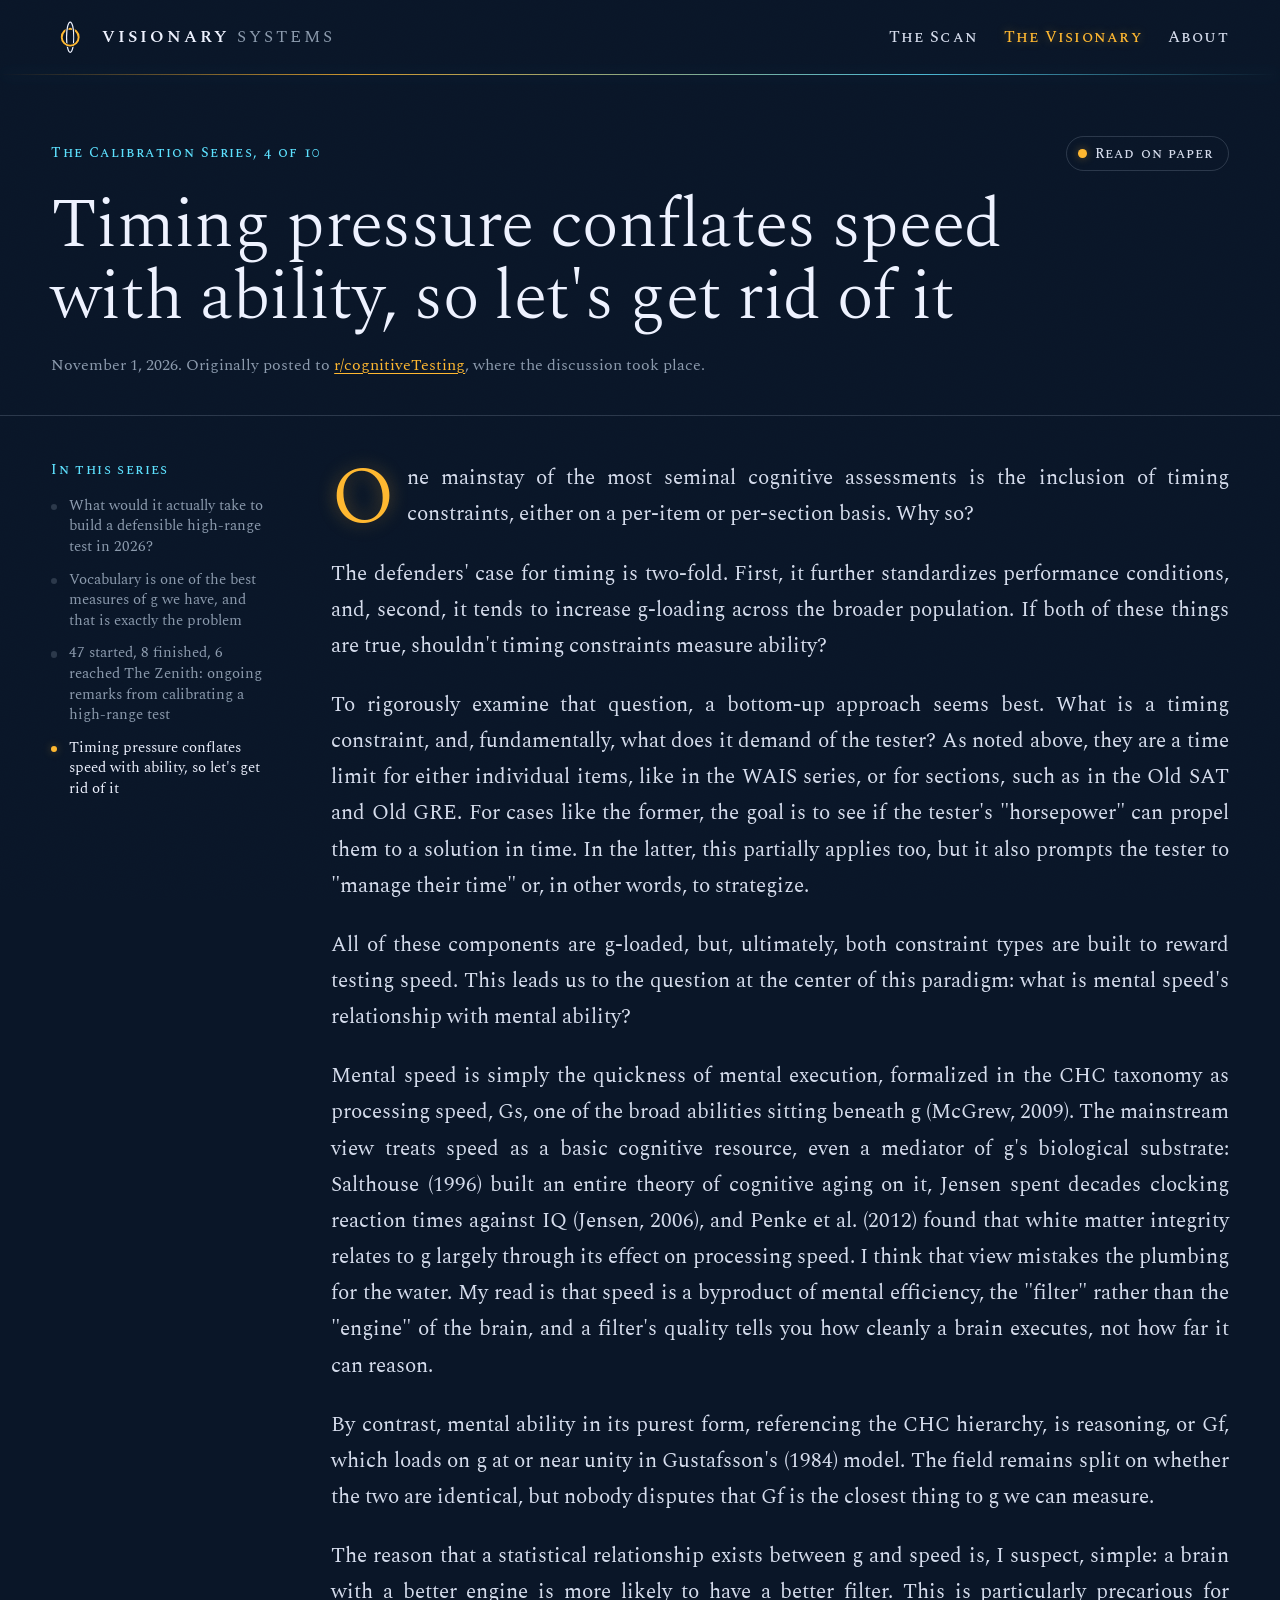
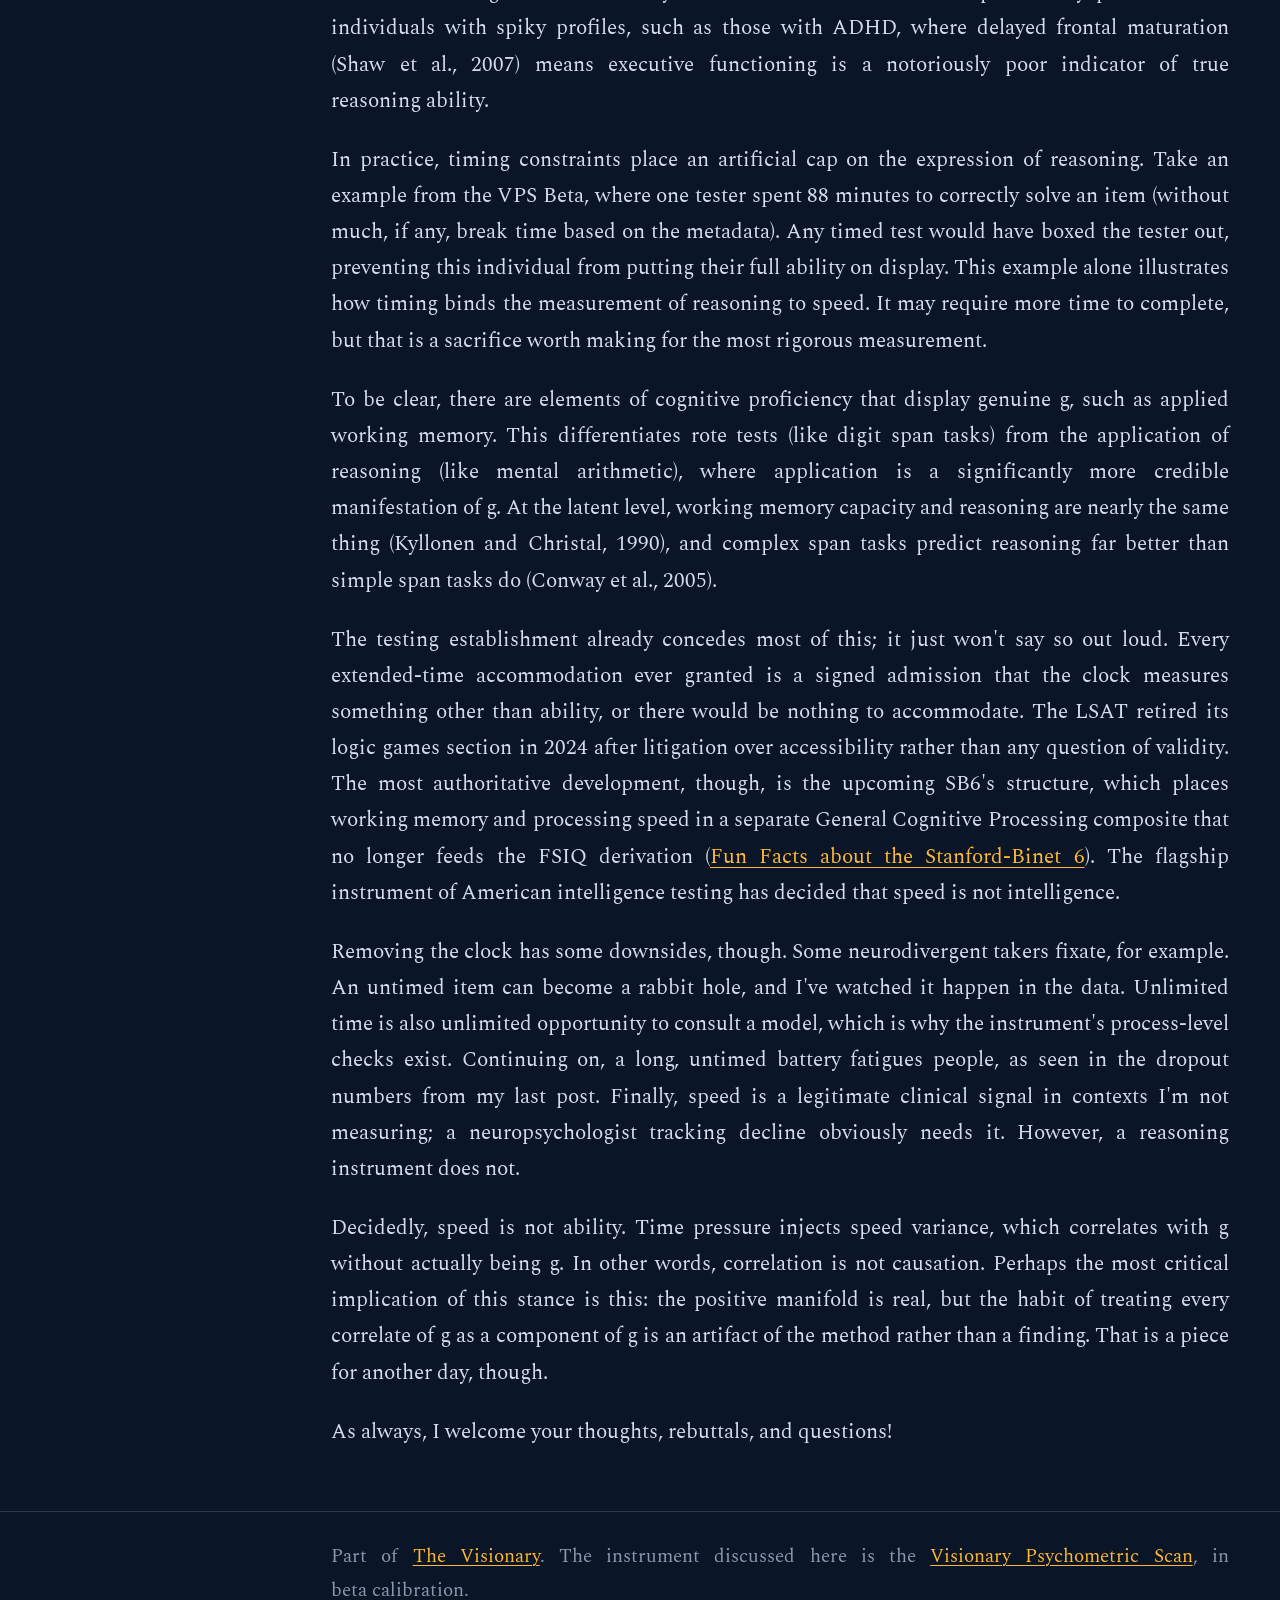
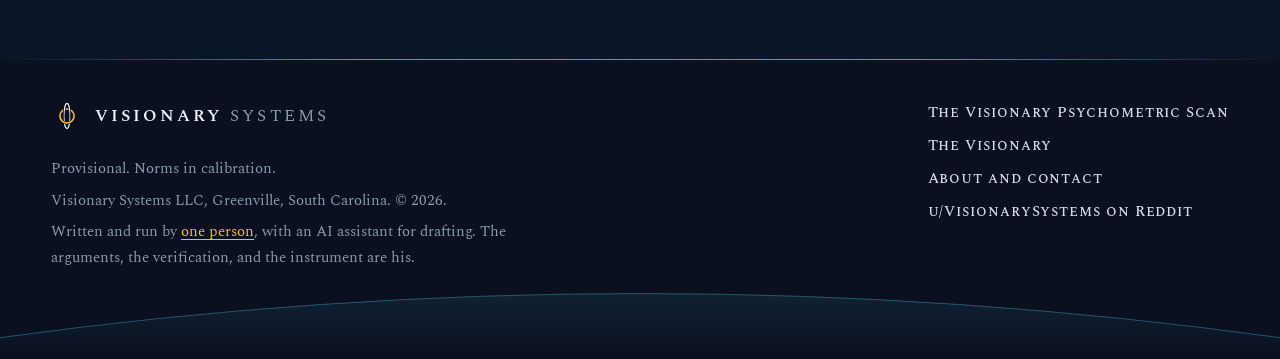
<file: docs/essays/speed-is-not-ability.html>
<!doctype html>
<html lang="en">
<head>
<script>document.documentElement.classList.add("js")</script>
<script>try{if(localStorage.getItem("vs-theme")==="paper")document.documentElement.setAttribute("data-theme","paper")}catch(e){}</script>
<meta charset="utf-8">
<meta name="viewport" content="width=device-width, initial-scale=1, viewport-fit=cover">
<title>Timing pressure conflates speed with ability, so let&#x27;s get rid of it</title>
<meta name="description" content="The case for removing the clock: what timing constraints actually reward, what the establishment has already conceded, and what an untimed instrument costs in return.">
<meta name="theme-color" content="#0A1628">
<link rel="canonical" href="https://visionarysystems.io/essays/speed-is-not-ability.html">
<link rel="icon" href="../assets/favicon.svg" type="image/svg+xml">
<link rel="icon" href="../assets/favicon-32.png" sizes="32x32" type="image/png">
<link rel="apple-touch-icon" href="../assets/apple-touch-icon.png">
<meta property="og:type" content="website">
<meta property="og:site_name" content="Visionary Systems">
<meta property="og:title" content="Timing pressure conflates speed with ability, so let&#x27;s get rid of it">
<meta property="og:description" content="The case for removing the clock: what timing constraints actually reward, what the establishment has already conceded, and what an untimed instrument costs in return.">
<meta property="og:url" content="https://visionarysystems.io/essays/speed-is-not-ability.html">
<meta property="og:image" content="https://visionarysystems.io/assets/og/speed-is-not-ability.png">
<meta property="og:image:width" content="1200">
<meta property="og:image:height" content="630">
<meta name="twitter:card" content="summary_large_image">
<meta name="twitter:title" content="Timing pressure conflates speed with ability, so let&#x27;s get rid of it">
<meta name="twitter:description" content="The case for removing the clock: what timing constraints actually reward, what the establishment has already conceded, and what an untimed instrument costs in return.">
<meta name="twitter:image" content="https://visionarysystems.io/assets/og/speed-is-not-ability.png">
<link rel="preload" as="font" type="font/woff2" crossorigin href="../assets/fonts/spectral-latin-400-normal.woff2"><link rel="preload" as="font" type="font/woff2" crossorigin href="../assets/fonts/spectral-latin-500-normal.woff2">
<link rel="stylesheet" href="../style.css">
</head>
<body>
<header class="site-header"><div class="wrap">
<a class="lockup" href="../index.html" aria-label="Visionary Systems home"><svg class="mark" viewBox="0 0 200 200" fill="none" aria-hidden="true" focusable="false">
<defs>
<mask id="rm-h"><rect width="200" height="200" fill="#fff"/><path d="M 67.3 129.44 A 44 44 0 0 0 132.7 129.44" stroke="#000" stroke-width="15" fill="none"/></mask>
<mask id="gm-h"><rect width="200" height="200" fill="#fff"/><ellipse cx="100" cy="100" rx="19" ry="79" stroke="#000" stroke-width="14" fill="none"/><path d="M 67.3 129.44 A 44 44 0 0 0 132.7 129.44" stroke="#fff" stroke-width="15" fill="none"/></mask>
</defs>
<ellipse cx="100" cy="100" rx="19" ry="79" stroke="var(--star)" stroke-width="6.5" fill="none" mask="url(#rm-h)"/>
<circle cx="100" cy="100" r="44" stroke="var(--mark-gold, var(--gold))" stroke-width="10" fill="none" mask="url(#gm-h)"/>
</svg><span class="wordmark">Visionary <span>Systems</span></span></a>
<nav class="site-nav" aria-label="Site"><a href="../scan.html">The Scan</a><a href="../visionary.html" aria-current="page">The Visionary</a><a href="../about.html">About</a></nav>
</div></header>
<main>
<div class="progress" aria-hidden="true"><span></span></div>
<article>
<header class="essay-head"><div class="wrap">
<div class="topline"><p class="eyebrow">The Calibration Series, 4 of 10</p>
<button type="button" class="theme-toggle" data-theme-toggle aria-label="Switch between the navy and paper themes">Read on paper</button></div>
<h1>Timing pressure conflates speed with ability, so let&#x27;s get rid of it</h1>
<p class="meta">November 1, 2026. Originally posted to <a href="https://www.reddit.com/r/cognitiveTesting/comments/1xlng4q/timing_pressure_conflates_speed_with_ability_so/" rel="noopener">r/cognitiveTesting</a>, where the discussion took place.</p>
</div></header>
<div class="essay-body">
<div class="wrap section">
<div class="rail"><p class="rail-label">In this series</p><ol class="series-nav"><li><a href="../essays/defensible-high-range-test.html">What would it actually take to build a defensible high-range test in 2026?</a></li><li><a href="../essays/vocabulary-and-g.html">Vocabulary is one of the best measures of g we have, and that is exactly the problem</a></li><li><a href="../essays/calibration-remarks.html">47 started, 8 finished, 6 reached The Zenith: ongoing remarks from calibrating a high-range test</a></li><li><a href="../essays/speed-is-not-ability.html" aria-current="page">Timing pressure conflates speed with ability, so let&#x27;s get rid of it</a></li></ol></div>
<div class="content"><div class="prose">
<p>One mainstay of the most seminal cognitive assessments is the inclusion of timing constraints, either on a per-item or per-section basis. Why so?</p>
<p>The defenders' case for timing is two-fold. First, it further standardizes performance conditions, and, second, it tends to increase g-loading across the broader population. If both of these things are true, shouldn't timing constraints measure ability?</p>
<p>To rigorously examine that question, a bottom-up approach seems best. What is a timing constraint, and, fundamentally, what does it demand of the tester? As noted above, they are a time limit for either individual items, like in the WAIS series, or for sections, such as in the Old SAT and Old GRE. For cases like the former, the goal is to see if the tester's "horsepower" can propel them to a solution in time. In the latter, this partially applies too, but it also prompts the tester to "manage their time" or, in other words, to strategize.</p>
<p>All of these components are g-loaded, but, ultimately, both constraint types are built to reward testing speed. This leads us to the question at the center of this paradigm: what is mental speed's relationship with mental ability?</p>
<p>Mental speed is simply the quickness of mental execution, formalized in the CHC taxonomy as processing speed, Gs, one of the broad abilities sitting beneath g (McGrew, 2009). The mainstream view treats speed as a basic cognitive resource, even a mediator of g's biological substrate: Salthouse (1996) built an entire theory of cognitive aging on it, Jensen spent decades clocking reaction times against IQ (Jensen, 2006), and Penke et al. (2012) found that white matter integrity relates to g largely through its effect on processing speed. I think that view mistakes the plumbing for the water. My read is that speed is a byproduct of mental efficiency, the "filter" rather than the "engine" of the brain, and a filter's quality tells you how cleanly a brain executes, not how far it can reason.</p>
<p>By contrast, mental ability in its purest form, referencing the CHC hierarchy, is reasoning, or Gf, which loads on g at or near unity in Gustafsson's (1984) model. The field remains split on whether the two are identical, but nobody disputes that Gf is the closest thing to g we can measure.</p>
<p>The reason that a statistical relationship exists between g and speed is, I suspect, simple: a brain with a better engine is more likely to have a better filter. This is particularly precarious for individuals with spiky profiles, such as those with ADHD, where delayed frontal maturation (Shaw et al., 2007) means executive functioning is a notoriously poor indicator of true reasoning ability.</p>
<p>In practice, timing constraints place an artificial cap on the expression of reasoning. Take an example from the VPS Beta, where one tester spent 88 minutes to correctly solve an item (without much, if any, break time based on the metadata). Any timed test would have boxed the tester out, preventing this individual from putting their full ability on display. This example alone illustrates how timing binds the measurement of reasoning to speed. It may require more time to complete, but that is a sacrifice worth making for the most rigorous measurement.</p>
<p>To be clear, there are elements of cognitive proficiency that display genuine g, such as applied working memory. This differentiates rote tests (like digit span tasks) from the application of reasoning (like mental arithmetic), where application is a significantly more credible manifestation of g. At the latent level, working memory capacity and reasoning are nearly the same thing (Kyllonen and Christal, 1990), and complex span tasks predict reasoning far better than simple span tasks do (Conway et al., 2005).</p>
<p>The testing establishment already concedes most of this; it just won't say so out loud. Every extended-time accommodation ever granted is a signed admission that the clock measures something other than ability, or there would be nothing to accommodate. The LSAT retired its logic games section in 2024 after litigation over accessibility rather than any question of validity. The most authoritative development, though, is the upcoming SB6's structure, which places working memory and processing speed in a separate General Cognitive Processing composite that no longer feeds the FSIQ derivation (<a href="https://www.reddit.com/r/cognitiveTesting/comments/1vip65f/fun_facts_about_the_stanfordbinet_6/" rel="noopener">Fun Facts about the Stanford-Binet 6</a>). The flagship instrument of American intelligence testing has decided that speed is not intelligence.</p>
<p>Removing the clock has some downsides, though. Some neurodivergent takers fixate, for example. An untimed item can become a rabbit hole, and I've watched it happen in the data. Unlimited time is also unlimited opportunity to consult a model, which is why the instrument's process-level checks exist. Continuing on, a long, untimed battery fatigues people, as seen in the dropout numbers from my last post. Finally, speed is a legitimate clinical signal in contexts I'm not measuring; a neuropsychologist tracking decline obviously needs it. However, a reasoning instrument does not.</p>
<p>Decidedly, speed is not ability. Time pressure injects speed variance, which correlates with g without actually being g. In other words, correlation is not causation. Perhaps the most critical implication of this stance is this: the positive manifold is real, but the habit of treating every correlate of g as a component of g is an artifact of the method rather than a finding. That is a piece for another day, though.</p>
<p>As always, I welcome your thoughts, rebuttals, and questions!</p>
</div></div>
</div>
</div>
<footer class="essay-foot">
<div class="wrap section">
<div class="rail"></div>
<div class="content"><div class="prose">
<p>Part of <a href="../visionary.html">The Visionary</a>. The instrument discussed here is the <a href="../scan.html">Visionary Psychometric Scan</a>, in beta calibration.</p>
</div></div>
</div>
</footer>
</article>
</main>
<footer class="site-footer"><svg class="horizon" viewBox="0 0 1000 80" preserveAspectRatio="none" aria-hidden="true" focusable="false">
<defs><linearGradient id="hz" x1="0" y1="0" x2="0" y2="1"><stop offset="0" stop-color="#5CE1FF" stop-opacity="0.11"/><stop offset="1" stop-color="#5CE1FF" stop-opacity="0"/></linearGradient></defs>
<path d="M0 80 L0 58 Q 500 -34 1000 58 L1000 80 Z" fill="url(#hz)"/>
<path d="M0 58 Q 500 -34 1000 58" fill="none" stroke="#5CE1FF" stroke-opacity="0.38" stroke-width="1" vector-effect="non-scaling-stroke"/>
</svg><div class="wrap">
<div>
<a class="lockup" href="../index.html" aria-label="Visionary Systems home"><svg class="mark" viewBox="0 0 200 200" fill="none" aria-hidden="true" focusable="false">
<defs>
<mask id="rm-f"><rect width="200" height="200" fill="#fff"/><path d="M 67.3 129.44 A 44 44 0 0 0 132.7 129.44" stroke="#000" stroke-width="15" fill="none"/></mask>
<mask id="gm-f"><rect width="200" height="200" fill="#fff"/><ellipse cx="100" cy="100" rx="19" ry="79" stroke="#000" stroke-width="14" fill="none"/><path d="M 67.3 129.44 A 44 44 0 0 0 132.7 129.44" stroke="#fff" stroke-width="15" fill="none"/></mask>
</defs>
<ellipse cx="100" cy="100" rx="19" ry="79" stroke="var(--star)" stroke-width="6.5" fill="none" mask="url(#rm-f)"/>
<circle cx="100" cy="100" r="44" stroke="var(--mark-gold, var(--gold))" stroke-width="10" fill="none" mask="url(#gm-f)"/>
</svg><span class="wordmark">Visionary <span>Systems</span></span></a>
<div class="colophon">
<p>Provisional. Norms in calibration.</p>
<p>Visionary Systems LLC, Greenville, South Carolina. &copy; 2026.</p>
<p>Written and run by <a href="../about.html">one person</a>, with an AI assistant for drafting. The arguments, the verification, and the instrument are his.</p>
</div>
</div>
<nav aria-label="Footer">
<a href="../scan.html">The Visionary Psychometric Scan</a>
<a href="../visionary.html">The Visionary</a>
<a href="../about.html">About and contact</a>
<a href="https://www.reddit.com/user/VisionarySystems/" rel="noopener">u/VisionarySystems on Reddit</a>
</nav>
</div></footer>
<script>
(function () {
  // Subscribe form: until the list is connected, explain instead of posting nowhere.
  var form = document.getElementById("subscribe-form");
  if (form) {
    form.addEventListener("submit", function (e) {
      if (form.getAttribute("action").indexOf("YOUR-BUTTONDOWN-USERNAME") !== -1) {
        e.preventDefault();
        var n = document.getElementById("subscribe-notice");
        if (n) { n.hidden = false; n.focus && n.focus(); }
      }
    });
  }
  // Copy buttons for the contact address.
  var buttons = document.querySelectorAll("[data-copy]");
  Array.prototype.forEach.call(buttons, function (b) {
    b.addEventListener("click", function () {
      var text = b.getAttribute("data-copy");
      var done = function () { b.textContent = "Copied"; setTimeout(function () { b.textContent = "Copy"; }, 1800); };
      var fallback = function () {
        var el = document.getElementById(b.getAttribute("data-target"));
        if (!el) return;
        var r = document.createRange(); r.selectNodeContents(el);
        var s = window.getSelection(); s.removeAllRanges(); s.addRange(r);
        b.textContent = "Selected";
        setTimeout(function () { b.textContent = "Copy"; }, 1800);
      };
      if (navigator.clipboard && navigator.clipboard.writeText) {
        navigator.clipboard.writeText(text).then(done, fallback);
      } else { fallback(); }
    });
  });
  // Deep field behind the hero, laid out from a fixed seed so it is the same sky every visit.
  // A few stars twinkle; the loop runs only while the hero is on screen and motion is allowed.
  var c = document.getElementById("field");
  if (c && c.getContext) {
    var ctx = c.getContext("2d"), stars = [], W = 0, H = 0, pts = [], pivot = { x: 0, y: 0 };
    var motion = window.matchMedia && window.matchMedia("(prefers-reduced-motion: no-preference)").matches;
    var OMEGA = 0.0092; // radians per second: one turn of the sky in about eleven minutes
    function seeded(s) { return function () { s = (s * 9301 + 49297) % 233280; return s / 233280; }; }
    function layout() {
      var r = c.getBoundingClientRect();
      if (!r.width || !r.height) return false;
      var dpr = Math.min(window.devicePixelRatio || 1, 2);
      W = r.width; H = r.height;
      c.width = Math.floor(W * dpr); c.height = Math.floor(H * dpr);
      ctx.setTransform(dpr, 0, 0, dpr, 0, 0);
      // The sky turns around the mark, so the stars are laid out in a disc around it that covers the canvas at every angle.
      var m = document.querySelector(".hero-mark .mark"), mr = m && m.getBoundingClientRect();
      pivot = mr ? { x: mr.left + mr.width / 2 - r.left, y: mr.top + mr.height / 2 - r.top } : { x: W * 0.72, y: H * 0.5 };
      var far = 0, cs = [[0, 0], [W, 0], [0, H], [W, H]];
      for (var q = 0; q < 4; q++) far = Math.max(far, Math.hypot(cs[q][0] - pivot.x, cs[q][1] - pivot.y));
      var rnd = seeded(1618), n = Math.round(Math.PI * far * far / 7000);
      stars = [];
      for (var i = 0; i < n; i++) {
        var roll = rnd(), rad = far * Math.sqrt(rnd()), th = rnd() * 6.283, s = 0.5 + rnd() * 1.2, a = 0.10 + rnd() * 0.40;
        var col = roll > 0.95 ? "255,184,48" : roll > 0.85 ? "92,225,255" : "238,242,255";
        if (roll > 0.85) a = 0.75;
        stars.push({ x: rad * Math.cos(th), y: rad * Math.sin(th), s: s, c: col, a: a, tw: rnd() < 0.4, ph: rnd() * 6.283, rate: 0.8 + rnd() * 1.8 });
      }
      pts = [[0.06, 0.28], [0.11, 0.42], [0.16, 0.36], [0.2, 0.55], [0.17, 0.72]].map(function (p) { return [p[0] * W - pivot.x, p[1] * H - pivot.y]; });
      return true;
    }
    function draw(t) {
      ctx.clearRect(0, 0, W, H);
      ctx.save();
      ctx.translate(pivot.x, pivot.y);
      ctx.rotate(motion ? (t / 1000) * OMEGA : 0);
      for (var i = 0; i < stars.length; i++) {
        var st = stars[i], a = st.a, sz = st.s;
        if (st.tw && t) { var w = Math.sin(t / 1000 * st.rate + st.ph); a = st.a * (0.5 + 0.5 * w); sz = st.s * (0.9 + 0.2 * w); }
        ctx.beginPath(); ctx.arc(st.x, st.y, sz, 0, 6.283);
        ctx.fillStyle = "rgba(" + st.c + "," + a.toFixed(3) + ")"; ctx.fill();
      }
      ctx.strokeStyle = "rgba(92,225,255,0.26)"; ctx.lineWidth = 0.7; ctx.beginPath();
      for (var j = 0; j < pts.length; j++) { if (j === 0) ctx.moveTo(pts[j][0], pts[j][1]); else ctx.lineTo(pts[j][0], pts[j][1]); }
      ctx.stroke();
      for (var k = 0; k < pts.length; k++) { ctx.beginPath(); ctx.arc(pts[k][0], pts[k][1], k === 2 ? 1.8 : 1.3, 0, 6.283); ctx.fillStyle = k === 2 ? "rgba(255,184,48,0.75)" : k === 4 ? "rgba(92,225,255,0.7)" : "rgba(238,242,255,0.6)"; ctx.fill(); }
      ctx.restore();
    }
    var visible = true, running = false, last = 0;
    function loop(t) {
      if (!running) return;
      if (t - last > 33) { last = t; draw(t); }
      requestAnimationFrame(loop);
    }
    function start() { if (motion && visible && !document.hidden && !running) { running = true; requestAnimationFrame(loop); } }
    function stop() { running = false; }
    if (layout()) draw(0);
    if ("IntersectionObserver" in window) {
      new IntersectionObserver(function (es) { visible = es[0].isIntersecting; visible ? start() : stop(); }).observe(c);
    }
    document.addEventListener("visibilitychange", function () { document.hidden ? stop() : start(); });
    start();
    var tm; window.addEventListener("resize", function () { clearTimeout(tm); tm = setTimeout(function () { if (layout()) draw(0); }, 150); });
  }
  // Sections rise into place as they enter the view.
  var reveals = document.querySelectorAll(".section, .essay-head .wrap, .notfound .wrap");
  if ("IntersectionObserver" in window && reveals.length) {
    var io = new IntersectionObserver(function (es) {
      es.forEach(function (en) { if (en.isIntersecting) { en.target.classList.add("in"); io.unobserve(en.target); } });
    }, { rootMargin: "0px 0px -8% 0px", threshold: 0.08 });
    Array.prototype.forEach.call(reveals, function (el) { el.classList.add("reveal"); io.observe(el); });
  }
  // Reading progress on essay pages.
  var bar = document.querySelector(".progress span");
  if (bar) {
    var ticking = false;
    function measure() {
      var d = document.documentElement, max = d.scrollHeight - d.clientHeight;
      bar.style.transform = "scaleX(" + (max > 0 ? Math.min(1, d.scrollTop / max) : 0).toFixed(4) + ")";
      ticking = false;
    }
    window.addEventListener("scroll", function () { if (!ticking) { ticking = true; requestAnimationFrame(measure); } }, { passive: true });
    measure();
  }
  // Paper or navy on essay pages, remembered in this browser only.
  var toggles = document.querySelectorAll("[data-theme-toggle]");
  function label(b) { b.textContent = document.documentElement.getAttribute("data-theme") === "paper" ? "Read on navy" : "Read on paper"; }
  Array.prototype.forEach.call(toggles, function (b) {
    label(b);
    b.addEventListener("click", function () {
      var paper = document.documentElement.getAttribute("data-theme") === "paper";
      if (paper) document.documentElement.removeAttribute("data-theme"); else document.documentElement.setAttribute("data-theme", "paper");
      try { localStorage.setItem("vs-theme", paper ? "navy" : "paper"); } catch (e) {}
      Array.prototype.forEach.call(toggles, label);
    });
  });
})();
</script>
</body>
</html>
</file>
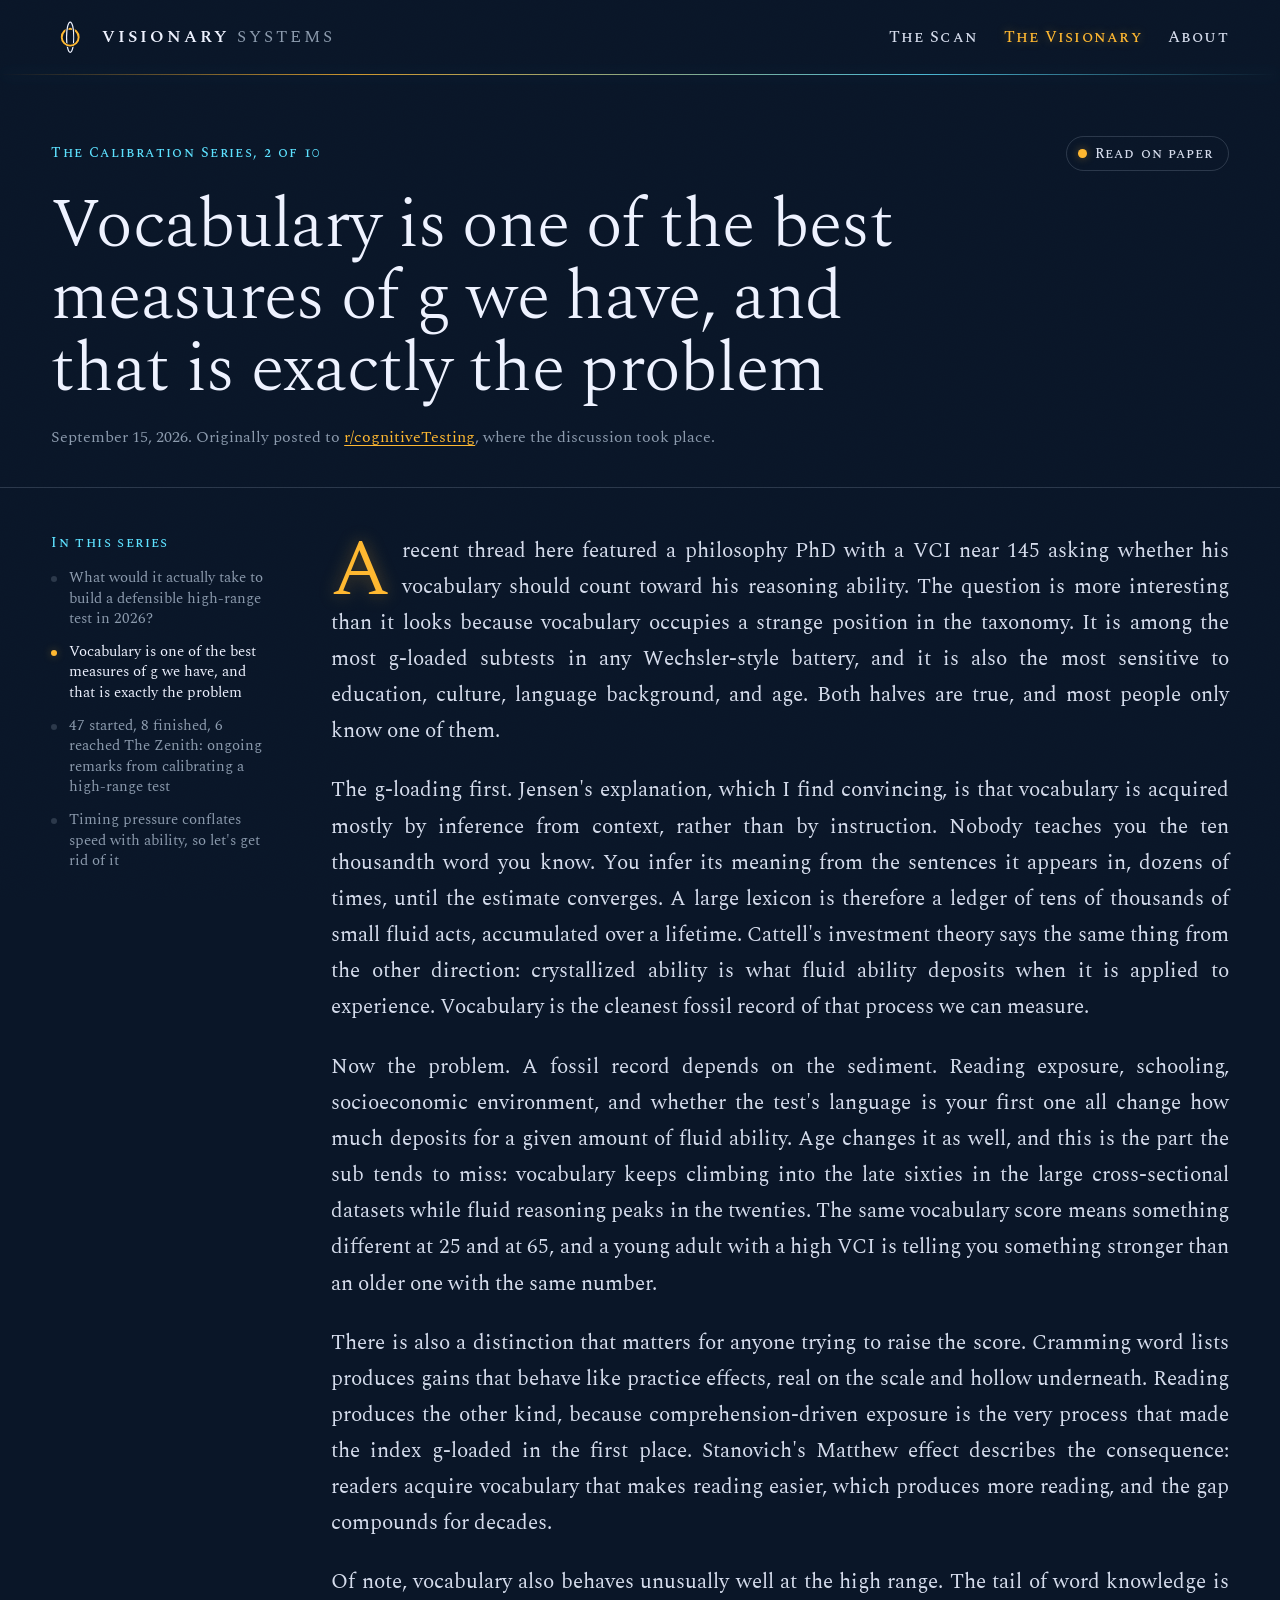
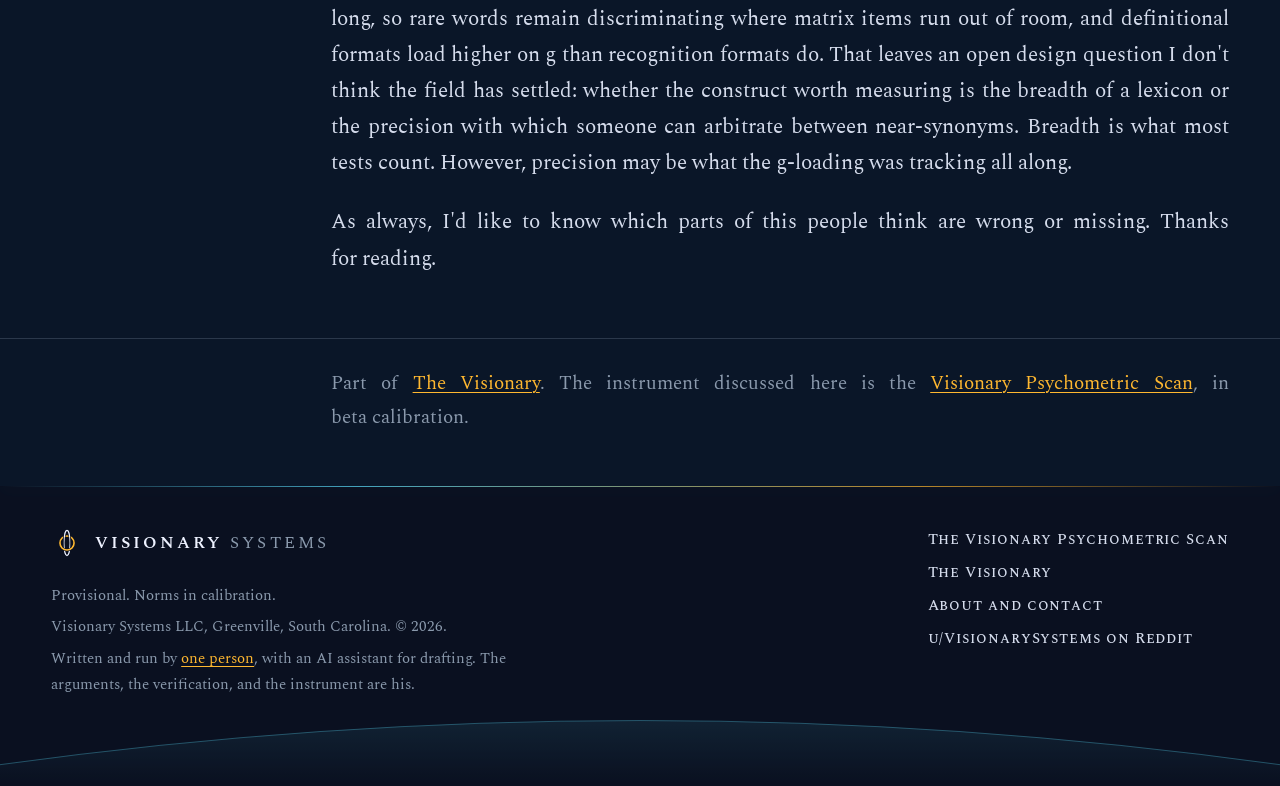
<file: docs/essays/vocabulary-and-g.html>
<!doctype html>
<html lang="en">
<head>
<script>document.documentElement.classList.add("js")</script>
<script>try{if(localStorage.getItem("vs-theme")==="paper")document.documentElement.setAttribute("data-theme","paper")}catch(e){}</script>
<meta charset="utf-8">
<meta name="viewport" content="width=device-width, initial-scale=1, viewport-fit=cover">
<title>Vocabulary is one of the best measures of g we have, and that is exactly the problem</title>
<meta name="description" content="Vocabulary is among the most g-loaded subtests in any battery and the most sensitive to education, culture, and age. Both halves are true, and the tension points at what a vocabulary measure should actually count.">
<meta name="theme-color" content="#0A1628">
<link rel="canonical" href="https://visionarysystems.io/essays/vocabulary-and-g.html">
<link rel="icon" href="../assets/favicon.svg" type="image/svg+xml">
<link rel="icon" href="../assets/favicon-32.png" sizes="32x32" type="image/png">
<link rel="apple-touch-icon" href="../assets/apple-touch-icon.png">
<meta property="og:type" content="website">
<meta property="og:site_name" content="Visionary Systems">
<meta property="og:title" content="Vocabulary is one of the best measures of g we have, and that is exactly the problem">
<meta property="og:description" content="Vocabulary is among the most g-loaded subtests in any battery and the most sensitive to education, culture, and age. Both halves are true, and the tension points at what a vocabulary measure should actually count.">
<meta property="og:url" content="https://visionarysystems.io/essays/vocabulary-and-g.html">
<meta property="og:image" content="https://visionarysystems.io/assets/og/vocabulary-and-g.png">
<meta property="og:image:width" content="1200">
<meta property="og:image:height" content="630">
<meta name="twitter:card" content="summary_large_image">
<meta name="twitter:title" content="Vocabulary is one of the best measures of g we have, and that is exactly the problem">
<meta name="twitter:description" content="Vocabulary is among the most g-loaded subtests in any battery and the most sensitive to education, culture, and age. Both halves are true, and the tension points at what a vocabulary measure should actually count.">
<meta name="twitter:image" content="https://visionarysystems.io/assets/og/vocabulary-and-g.png">
<link rel="preload" as="font" type="font/woff2" crossorigin href="../assets/fonts/spectral-latin-400-normal.woff2"><link rel="preload" as="font" type="font/woff2" crossorigin href="../assets/fonts/spectral-latin-500-normal.woff2">
<link rel="stylesheet" href="../style.css">
</head>
<body>
<header class="site-header"><div class="wrap">
<a class="lockup" href="../index.html" aria-label="Visionary Systems home"><svg class="mark" viewBox="0 0 200 200" fill="none" aria-hidden="true" focusable="false">
<defs>
<mask id="rm-h"><rect width="200" height="200" fill="#fff"/><path d="M 67.3 129.44 A 44 44 0 0 0 132.7 129.44" stroke="#000" stroke-width="15" fill="none"/></mask>
<mask id="gm-h"><rect width="200" height="200" fill="#fff"/><ellipse cx="100" cy="100" rx="19" ry="79" stroke="#000" stroke-width="14" fill="none"/><path d="M 67.3 129.44 A 44 44 0 0 0 132.7 129.44" stroke="#fff" stroke-width="15" fill="none"/></mask>
</defs>
<ellipse cx="100" cy="100" rx="19" ry="79" stroke="var(--star)" stroke-width="6.5" fill="none" mask="url(#rm-h)"/>
<circle cx="100" cy="100" r="44" stroke="var(--mark-gold, var(--gold))" stroke-width="10" fill="none" mask="url(#gm-h)"/>
</svg><span class="wordmark">Visionary <span>Systems</span></span></a>
<nav class="site-nav" aria-label="Site"><a href="../scan.html">The Scan</a><a href="../visionary.html" aria-current="page">The Visionary</a><a href="../about.html">About</a></nav>
</div></header>
<main>
<div class="progress" aria-hidden="true"><span></span></div>
<article>
<header class="essay-head"><div class="wrap">
<div class="topline"><p class="eyebrow">The Calibration Series, 2 of 10</p>
<button type="button" class="theme-toggle" data-theme-toggle aria-label="Switch between the navy and paper themes">Read on paper</button></div>
<h1>Vocabulary is one of the best measures of g we have, and that is exactly the problem</h1>
<p class="meta">September 15, 2026. Originally posted to <a href="https://www.reddit.com/r/cognitiveTesting/comments/1whi47n/vocabulary_is_one_of_the_best_measures_of_g_we/" rel="noopener">r/cognitiveTesting</a>, where the discussion took place.</p>
</div></header>
<div class="essay-body">
<div class="wrap section">
<div class="rail"><p class="rail-label">In this series</p><ol class="series-nav"><li><a href="../essays/defensible-high-range-test.html">What would it actually take to build a defensible high-range test in 2026?</a></li><li><a href="../essays/vocabulary-and-g.html" aria-current="page">Vocabulary is one of the best measures of g we have, and that is exactly the problem</a></li><li><a href="../essays/calibration-remarks.html">47 started, 8 finished, 6 reached The Zenith: ongoing remarks from calibrating a high-range test</a></li><li><a href="../essays/speed-is-not-ability.html">Timing pressure conflates speed with ability, so let&#x27;s get rid of it</a></li></ol></div>
<div class="content"><div class="prose">
<p>A recent thread here featured a philosophy PhD with a VCI near 145 asking whether his vocabulary should count toward his reasoning ability. The question is more interesting than it looks because vocabulary occupies a strange position in the taxonomy. It is among the most g-loaded subtests in any Wechsler-style battery, and it is also the most sensitive to education, culture, language background, and age. Both halves are true, and most people only know one of them.</p>
<p>The g-loading first. Jensen's explanation, which I find convincing, is that vocabulary is acquired mostly by inference from context, rather than by instruction. Nobody teaches you the ten thousandth word you know. You infer its meaning from the sentences it appears in, dozens of times, until the estimate converges. A large lexicon is therefore a ledger of tens of thousands of small fluid acts, accumulated over a lifetime. Cattell's investment theory says the same thing from the other direction: crystallized ability is what fluid ability deposits when it is applied to experience. Vocabulary is the cleanest fossil record of that process we can measure.</p>
<p>Now the problem. A fossil record depends on the sediment. Reading exposure, schooling, socioeconomic environment, and whether the test's language is your first one all change how much deposits for a given amount of fluid ability. Age changes it as well, and this is the part the sub tends to miss: vocabulary keeps climbing into the late sixties in the large cross-sectional datasets while fluid reasoning peaks in the twenties. The same vocabulary score means something different at 25 and at 65, and a young adult with a high VCI is telling you something stronger than an older one with the same number.</p>
<p>There is also a distinction that matters for anyone trying to raise the score. Cramming word lists produces gains that behave like practice effects, real on the scale and hollow underneath. Reading produces the other kind, because comprehension-driven exposure is the very process that made the index g-loaded in the first place. Stanovich's Matthew effect describes the consequence: readers acquire vocabulary that makes reading easier, which produces more reading, and the gap compounds for decades.</p>
<p>Of note, vocabulary also behaves unusually well at the high range. The tail of word knowledge is long, so rare words remain discriminating where matrix items run out of room, and definitional formats load higher on g than recognition formats do. That leaves an open design question I don't think the field has settled: whether the construct worth measuring is the breadth of a lexicon or the precision with which someone can arbitrate between near-synonyms. Breadth is what most tests count. However, precision may be what the g-loading was tracking all along.</p>
<p>As always, I'd like to know which parts of this people think are wrong or missing. Thanks for reading.</p>
</div></div>
</div>
</div>
<footer class="essay-foot">
<div class="wrap section">
<div class="rail"></div>
<div class="content"><div class="prose">
<p>Part of <a href="../visionary.html">The Visionary</a>. The instrument discussed here is the <a href="../scan.html">Visionary Psychometric Scan</a>, in beta calibration.</p>
</div></div>
</div>
</footer>
</article>
</main>
<footer class="site-footer"><svg class="horizon" viewBox="0 0 1000 80" preserveAspectRatio="none" aria-hidden="true" focusable="false">
<defs><linearGradient id="hz" x1="0" y1="0" x2="0" y2="1"><stop offset="0" stop-color="#5CE1FF" stop-opacity="0.11"/><stop offset="1" stop-color="#5CE1FF" stop-opacity="0"/></linearGradient></defs>
<path d="M0 80 L0 58 Q 500 -34 1000 58 L1000 80 Z" fill="url(#hz)"/>
<path d="M0 58 Q 500 -34 1000 58" fill="none" stroke="#5CE1FF" stroke-opacity="0.38" stroke-width="1" vector-effect="non-scaling-stroke"/>
</svg><div class="wrap">
<div>
<a class="lockup" href="../index.html" aria-label="Visionary Systems home"><svg class="mark" viewBox="0 0 200 200" fill="none" aria-hidden="true" focusable="false">
<defs>
<mask id="rm-f"><rect width="200" height="200" fill="#fff"/><path d="M 67.3 129.44 A 44 44 0 0 0 132.7 129.44" stroke="#000" stroke-width="15" fill="none"/></mask>
<mask id="gm-f"><rect width="200" height="200" fill="#fff"/><ellipse cx="100" cy="100" rx="19" ry="79" stroke="#000" stroke-width="14" fill="none"/><path d="M 67.3 129.44 A 44 44 0 0 0 132.7 129.44" stroke="#fff" stroke-width="15" fill="none"/></mask>
</defs>
<ellipse cx="100" cy="100" rx="19" ry="79" stroke="var(--star)" stroke-width="6.5" fill="none" mask="url(#rm-f)"/>
<circle cx="100" cy="100" r="44" stroke="var(--mark-gold, var(--gold))" stroke-width="10" fill="none" mask="url(#gm-f)"/>
</svg><span class="wordmark">Visionary <span>Systems</span></span></a>
<div class="colophon">
<p>Provisional. Norms in calibration.</p>
<p>Visionary Systems LLC, Greenville, South Carolina. &copy; 2026.</p>
<p>Written and run by <a href="../about.html">one person</a>, with an AI assistant for drafting. The arguments, the verification, and the instrument are his.</p>
</div>
</div>
<nav aria-label="Footer">
<a href="../scan.html">The Visionary Psychometric Scan</a>
<a href="../visionary.html">The Visionary</a>
<a href="../about.html">About and contact</a>
<a href="https://www.reddit.com/user/VisionarySystems/" rel="noopener">u/VisionarySystems on Reddit</a>
</nav>
</div></footer>
<script>
(function () {
  // Subscribe form: until the list is connected, explain instead of posting nowhere.
  var form = document.getElementById("subscribe-form");
  if (form) {
    form.addEventListener("submit", function (e) {
      if (form.getAttribute("action").indexOf("YOUR-BUTTONDOWN-USERNAME") !== -1) {
        e.preventDefault();
        var n = document.getElementById("subscribe-notice");
        if (n) { n.hidden = false; n.focus && n.focus(); }
      }
    });
  }
  // Copy buttons for the contact address.
  var buttons = document.querySelectorAll("[data-copy]");
  Array.prototype.forEach.call(buttons, function (b) {
    b.addEventListener("click", function () {
      var text = b.getAttribute("data-copy");
      var done = function () { b.textContent = "Copied"; setTimeout(function () { b.textContent = "Copy"; }, 1800); };
      var fallback = function () {
        var el = document.getElementById(b.getAttribute("data-target"));
        if (!el) return;
        var r = document.createRange(); r.selectNodeContents(el);
        var s = window.getSelection(); s.removeAllRanges(); s.addRange(r);
        b.textContent = "Selected";
        setTimeout(function () { b.textContent = "Copy"; }, 1800);
      };
      if (navigator.clipboard && navigator.clipboard.writeText) {
        navigator.clipboard.writeText(text).then(done, fallback);
      } else { fallback(); }
    });
  });
  // Deep field behind the hero, laid out from a fixed seed so it is the same sky every visit.
  // A few stars twinkle; the loop runs only while the hero is on screen and motion is allowed.
  var c = document.getElementById("field");
  if (c && c.getContext) {
    var ctx = c.getContext("2d"), stars = [], W = 0, H = 0, pts = [], pivot = { x: 0, y: 0 };
    var motion = window.matchMedia && window.matchMedia("(prefers-reduced-motion: no-preference)").matches;
    var OMEGA = 0.0092; // radians per second: one turn of the sky in about eleven minutes
    function seeded(s) { return function () { s = (s * 9301 + 49297) % 233280; return s / 233280; }; }
    function layout() {
      var r = c.getBoundingClientRect();
      if (!r.width || !r.height) return false;
      var dpr = Math.min(window.devicePixelRatio || 1, 2);
      W = r.width; H = r.height;
      c.width = Math.floor(W * dpr); c.height = Math.floor(H * dpr);
      ctx.setTransform(dpr, 0, 0, dpr, 0, 0);
      // The sky turns around the mark, so the stars are laid out in a disc around it that covers the canvas at every angle.
      var m = document.querySelector(".hero-mark .mark"), mr = m && m.getBoundingClientRect();
      pivot = mr ? { x: mr.left + mr.width / 2 - r.left, y: mr.top + mr.height / 2 - r.top } : { x: W * 0.72, y: H * 0.5 };
      var far = 0, cs = [[0, 0], [W, 0], [0, H], [W, H]];
      for (var q = 0; q < 4; q++) far = Math.max(far, Math.hypot(cs[q][0] - pivot.x, cs[q][1] - pivot.y));
      var rnd = seeded(1618), n = Math.round(Math.PI * far * far / 7000);
      stars = [];
      for (var i = 0; i < n; i++) {
        var roll = rnd(), rad = far * Math.sqrt(rnd()), th = rnd() * 6.283, s = 0.5 + rnd() * 1.2, a = 0.10 + rnd() * 0.40;
        var col = roll > 0.95 ? "255,184,48" : roll > 0.85 ? "92,225,255" : "238,242,255";
        if (roll > 0.85) a = 0.75;
        stars.push({ x: rad * Math.cos(th), y: rad * Math.sin(th), s: s, c: col, a: a, tw: rnd() < 0.4, ph: rnd() * 6.283, rate: 0.8 + rnd() * 1.8 });
      }
      pts = [[0.06, 0.28], [0.11, 0.42], [0.16, 0.36], [0.2, 0.55], [0.17, 0.72]].map(function (p) { return [p[0] * W - pivot.x, p[1] * H - pivot.y]; });
      return true;
    }
    function draw(t) {
      ctx.clearRect(0, 0, W, H);
      ctx.save();
      ctx.translate(pivot.x, pivot.y);
      ctx.rotate(motion ? (t / 1000) * OMEGA : 0);
      for (var i = 0; i < stars.length; i++) {
        var st = stars[i], a = st.a, sz = st.s;
        if (st.tw && t) { var w = Math.sin(t / 1000 * st.rate + st.ph); a = st.a * (0.5 + 0.5 * w); sz = st.s * (0.9 + 0.2 * w); }
        ctx.beginPath(); ctx.arc(st.x, st.y, sz, 0, 6.283);
        ctx.fillStyle = "rgba(" + st.c + "," + a.toFixed(3) + ")"; ctx.fill();
      }
      ctx.strokeStyle = "rgba(92,225,255,0.26)"; ctx.lineWidth = 0.7; ctx.beginPath();
      for (var j = 0; j < pts.length; j++) { if (j === 0) ctx.moveTo(pts[j][0], pts[j][1]); else ctx.lineTo(pts[j][0], pts[j][1]); }
      ctx.stroke();
      for (var k = 0; k < pts.length; k++) { ctx.beginPath(); ctx.arc(pts[k][0], pts[k][1], k === 2 ? 1.8 : 1.3, 0, 6.283); ctx.fillStyle = k === 2 ? "rgba(255,184,48,0.75)" : k === 4 ? "rgba(92,225,255,0.7)" : "rgba(238,242,255,0.6)"; ctx.fill(); }
      ctx.restore();
    }
    var visible = true, running = false, last = 0;
    function loop(t) {
      if (!running) return;
      if (t - last > 33) { last = t; draw(t); }
      requestAnimationFrame(loop);
    }
    function start() { if (motion && visible && !document.hidden && !running) { running = true; requestAnimationFrame(loop); } }
    function stop() { running = false; }
    if (layout()) draw(0);
    if ("IntersectionObserver" in window) {
      new IntersectionObserver(function (es) { visible = es[0].isIntersecting; visible ? start() : stop(); }).observe(c);
    }
    document.addEventListener("visibilitychange", function () { document.hidden ? stop() : start(); });
    start();
    var tm; window.addEventListener("resize", function () { clearTimeout(tm); tm = setTimeout(function () { if (layout()) draw(0); }, 150); });
  }
  // Sections rise into place as they enter the view.
  var reveals = document.querySelectorAll(".section, .essay-head .wrap, .notfound .wrap");
  if ("IntersectionObserver" in window && reveals.length) {
    var io = new IntersectionObserver(function (es) {
      es.forEach(function (en) { if (en.isIntersecting) { en.target.classList.add("in"); io.unobserve(en.target); } });
    }, { rootMargin: "0px 0px -8% 0px", threshold: 0.08 });
    Array.prototype.forEach.call(reveals, function (el) { el.classList.add("reveal"); io.observe(el); });
  }
  // Reading progress on essay pages.
  var bar = document.querySelector(".progress span");
  if (bar) {
    var ticking = false;
    function measure() {
      var d = document.documentElement, max = d.scrollHeight - d.clientHeight;
      bar.style.transform = "scaleX(" + (max > 0 ? Math.min(1, d.scrollTop / max) : 0).toFixed(4) + ")";
      ticking = false;
    }
    window.addEventListener("scroll", function () { if (!ticking) { ticking = true; requestAnimationFrame(measure); } }, { passive: true });
    measure();
  }
  // Paper or navy on essay pages, remembered in this browser only.
  var toggles = document.querySelectorAll("[data-theme-toggle]");
  function label(b) { b.textContent = document.documentElement.getAttribute("data-theme") === "paper" ? "Read on navy" : "Read on paper"; }
  Array.prototype.forEach.call(toggles, function (b) {
    label(b);
    b.addEventListener("click", function () {
      var paper = document.documentElement.getAttribute("data-theme") === "paper";
      if (paper) document.documentElement.removeAttribute("data-theme"); else document.documentElement.setAttribute("data-theme", "paper");
      try { localStorage.setItem("vs-theme", paper ? "navy" : "paper"); } catch (e) {}
      Array.prototype.forEach.call(toggles, label);
    });
  });
})();
</script>
</body>
</html>
</file>
<file: docs/style.css>
/* Visionary Systems site
   Layout: an observatory's logbook. One deep-field theme, one family (Spectral).
   Interior pages run on a rail grid: each section's heading sits in a left rail
   that stays put while its content scrolls, and the content column beside it
   carries the prose and the structural blocks (facts, coordinates, tier map,
   archive). Body text is justified with hyphenation above phone width.
   Two lights on the field: gold for the mark, links, actions, and numbers; ion
   blue for labels, thresholds, and the far end of every gradient. Nothing glows
   that is not meant to be looked at or touched. Spectral is self-hosted
   (assets/fonts, OFL), with Spectral SC for the small-caps labels. Essay pages
   offer a paper theme; everything else stays navy. */

/* Fonts */

@font-face { font-family: "Spectral"; font-style: normal; font-weight: 300; font-display: swap; src: url("assets/fonts/spectral-latin-300-normal.woff2") format("woff2"); }
@font-face { font-family: "Spectral"; font-style: normal; font-weight: 400; font-display: swap; src: url("assets/fonts/spectral-latin-400-normal.woff2") format("woff2"); }
@font-face { font-family: "Spectral"; font-style: italic; font-weight: 400; font-display: swap; src: url("assets/fonts/spectral-latin-400-italic.woff2") format("woff2"); }
@font-face { font-family: "Spectral"; font-style: normal; font-weight: 500; font-display: swap; src: url("assets/fonts/spectral-latin-500-normal.woff2") format("woff2"); }
@font-face { font-family: "Spectral"; font-style: normal; font-weight: 600; font-display: swap; src: url("assets/fonts/spectral-latin-600-normal.woff2") format("woff2"); }
@font-face { font-family: "Spectral SC"; font-style: normal; font-weight: 500; font-display: swap; src: url("assets/fonts/spectral-sc-latin-500-normal.woff2") format("woff2"); }
@font-face { font-family: "Spectral SC"; font-style: normal; font-weight: 600; font-display: swap; src: url("assets/fonts/spectral-sc-latin-600-normal.woff2") format("woff2"); }

:root {
  --field: #0A1628;      /* deep navy, page ground */
  --field-2: #132340;    /* raised navy, panels and bands */
  --field-0: #0A1020;    /* mark field, deepest band */
  --gold: #FFB830;       /* luminous gold on navy */
  --gold-hot: #FFCB5C;   /* gold at hover: hotter, not a new hue */
  --gold-deep: #DE9A00;  /* gold for fills that carry dark text */
  --ion: #5CE1FF;        /* ion blue, the second light */
  --ion-hot: #A6F0FF;    /* ion at hover */
  --ion-dim: rgba(92, 225, 255, 0.55);
  --star: #EEF2FF;       /* starlight, headings and the lens */
  --ink: #D5DCEC;        /* running text, starlight dimmed one step */
  --slate: #8B9AAD;      /* secondary text, the wordmark's second word */
  --line: rgba(139, 154, 173, 0.26);
  --glow: rgba(255, 184, 48, 0.35);
  --glow-ion: rgba(92, 225, 255, 0.30);
  --neon: linear-gradient(90deg, var(--gold), var(--ion));
  --focus: #FFD27A;

  --mark-gold: var(--gold);   /* the ring of the mark */
  --grain: 0.05;              /* film grain over the field */

  --display: "Spectral", Georgia, "Times New Roman", serif;
  --body: "Spectral", Georgia, "Times New Roman", serif;
  --caps: "Spectral SC", "Spectral", Georgia, serif;

  --wide: 84rem;                      /* container for everything */
  --gutter: clamp(16px, 4vw, 56px);   /* side gutters, fluid */
  --rail: 14rem;                      /* heading rail on interior sections */
  --rail-gap: 3.5rem;
  --measure: 60rem;                   /* captions and notes; prose fills its column */
  --measure-essay: 60rem;
  --h1: clamp(2.6rem, 1.3rem + 3.8vw, 4.8rem);   /* every page title, the hero included */

  color-scheme: dark;
}

/* Paper: the essay pages on request. Gold and ion are deepened so they hold
   contrast as text on a light ground; the mark keeps the kit's light-ground gold. */
:root[data-theme="paper"] {
  --field: #F6F2E9;
  --field-2: #ECE6D8;
  --field-0: #F6F2E9;
  --gold: #9A6700;
  --gold-hot: #7A5200;
  --gold-deep: #DE9A00;
  --mark-gold: #DE9A00;
  --ion: #0E7490;
  --ion-hot: #0A5A70;
  --ion-dim: rgba(14, 116, 144, 0.55);
  --star: #121A2B;
  --ink: #2A3140;
  --slate: #5E6878;
  --line: rgba(18, 26, 43, 0.18);
  --glow: rgba(222, 154, 0, 0);
  --glow-ion: rgba(14, 116, 144, 0);
  --focus: #9A6700;
  --grain: 0.08;
  color-scheme: light;
}

*, *::before, *::after { box-sizing: border-box; }

html { -webkit-text-size-adjust: 100%; font-size: clamp(16px, 0.45rem + 0.6vw, 21px); }
@media (prefers-reduced-motion: no-preference) { html { scroll-behavior: smooth; } }

body {
  margin: 0;
  background: var(--field);
  color: var(--ink);
  font-family: var(--body);
  font-size: 1.0625rem;
  line-height: 1.7;
  font-feature-settings: "kern", "liga";
  min-height: 100dvh;
  display: flex;
  flex-direction: column;
}
main { flex: 1 0 auto; }
@media (min-width: 900px) { body { font-size: 1.125rem; } }

body::before {
  content: "";
  position: fixed;
  inset: 0;
  z-index: 3;
  pointer-events: none;
  opacity: var(--grain);
  mix-blend-mode: soft-light;
  background-image: url("data:image/svg+xml;utf8,<svg xmlns='http://www.w3.org/2000/svg' width='240' height='240'><filter id='g'><feTurbulence type='fractalNoise' baseFrequency='0.85' numOctaves='3' stitchTiles='stitch'/><feColorMatrix type='saturate' values='0'/></filter><rect width='100%25' height='100%25' filter='url(%23g)'/></svg>");
  background-size: 240px 240px;
}
:root[data-theme="paper"] body::before { mix-blend-mode: multiply; }

::selection { background: var(--gold); color: var(--field-0); }

img, svg { max-width: 100%; }

a { color: var(--gold); text-decoration: underline; text-decoration-thickness: 1px; text-underline-offset: 0.18em; }
a:hover { color: var(--gold-hot); text-shadow: 0 0 12px var(--glow); }
a:focus-visible, button:focus-visible, input:focus-visible {
  outline: 2px solid var(--focus);
  outline-offset: 3px;
}

h1, h2, h3 {
  font-family: var(--display);
  color: var(--star);
  font-weight: 500;
  line-height: 1.1;
  margin: 0;
  text-wrap: balance;
}
h1 { font-size: var(--h1); font-weight: 300; letter-spacing: -0.01em; line-height: 1.04; }
h2 { font-size: clamp(1.45rem, 1.1rem + 1.2vw, 1.75rem); line-height: 1.2; }
h3 { font-size: 1.25rem; line-height: 1.3; }

p { margin: 0; text-wrap: pretty; }
p + p { margin-top: 1.1em; }

strong { color: var(--star); font-weight: 600; }
em { font-style: italic; }

/* Labels: one style for page eyebrows, section kickers, and archive numbers */

.eyebrow, .kicker, .rail-label, .essays .num, .coords dt small, .figure-label {
  font-family: var(--caps);
  color: var(--ion);
  font-size: 0.88rem;
  font-weight: 500;
  font-style: normal;
  letter-spacing: 0.1em;
  text-transform: none;
  line-height: 1.5;
}
.eyebrow { margin-bottom: 1.1rem; }

/* Containers */

.wrap {
  max-width: calc(var(--wide) + 2 * var(--gutter));
  margin-inline: auto;
  padding-left: max(var(--gutter), env(safe-area-inset-left, 0px));
  padding-right: max(var(--gutter), env(safe-area-inset-right, 0px));
}

.prose { max-width: var(--measure); }
.content > .prose, .content .choices, .content .coords, .content .essays, .content .facts, .content .tiermap { max-width: none; }
@media (min-width: 1000px) {
  .content > .prose { font-size: 1.2rem; line-height: 1.75; }
}
.prose > * + * { margin-top: 1.1em; }
.prose h3 { margin-top: 1.8em; margin-bottom: 0.4em; }
.prose ul, .prose ol { padding-left: 1.3em; }
.prose li + li { margin-top: 0.4em; }

/* Justified body text above phone width, with hyphenation so the spacing stays even.
   Headings, ledes, captions, lists, and cards stay ragged; justification is for paragraphs. */
@media (min-width: 760px) {
  .prose p, .subscribe > p { text-align: justify; text-align-last: left; hyphens: auto; -webkit-hyphens: auto; hyphenate-limit-chars: 8 4 4; }
}

/* Rail grid: heading left, content right, stacked below 1000px */

.section { display: grid; grid-template-columns: minmax(0, 1fr); gap: 1.4rem 0; }
.section + .section { margin-top: 3.4rem; padding-top: 3.2rem; border-top: 1px solid var(--line); }
.rail h2 { margin: 0; }
.rail h2::before {
  content: "";
  display: block;
  width: 2.75rem;
  height: 2px;
  border-radius: 2px;
  margin-bottom: 0.9rem;
  background: var(--neon);
  box-shadow: 0 0 12px var(--glow-ion);
}
.rail .kicker { margin-top: 0.75rem; }
.content { min-width: 0; }
.section .content > * + * { margin-top: 1.7rem; }
.section .content > .prose + .prose { margin-top: 1.1em; }
[id] { scroll-margin-top: 2rem; }
@media (min-width: 1000px) {
  .section { grid-template-columns: var(--rail) minmax(0, 1fr); column-gap: var(--rail-gap); align-items: start; }
  .rail { position: sticky; top: 1.8rem; }
}
@media (min-width: 1000px) and (max-width: 1199px) {
  :root { --rail: 12rem; --rail-gap: 3rem; }
}
@media (min-width: 2200px) {
  :root { --wide: 90rem; }
}

/* Header */

.site-header { background: var(--field); position: relative; }
.site-header::after {
  content: "";
  position: absolute;
  left: 0; right: 0; bottom: 0;
  height: 1px;
  background: linear-gradient(90deg, transparent, var(--gold) 28%, var(--ion) 72%, transparent);
  opacity: 0.8;
  box-shadow: 0 0 16px var(--glow-ion);
}
.site-header .wrap {
  display: flex;
  flex-wrap: wrap;
  align-items: center;
  justify-content: space-between;
  gap: 1rem 2rem;
  padding-block: 1.15rem;
}

.lockup {
  display: inline-flex;
  align-items: center;
  gap: 0.75rem;
  color: var(--star);
  text-decoration: none;
}
.lockup:hover { color: var(--star); text-shadow: none; }
.lockup .mark { width: 2.4rem; height: 2.4rem; flex: none; }
.lockup:hover .mark { filter: drop-shadow(0 0 7px var(--glow)); }
.wordmark {
  font-family: var(--display);
  font-weight: 600;
  font-size: 1.05rem;
  letter-spacing: 0.18em;
  text-transform: uppercase;
  white-space: nowrap;
}
.wordmark span { color: var(--slate); font-weight: 400; }

.site-nav { display: flex; flex-wrap: wrap; gap: 1.6rem; }
.site-nav a { color: var(--ink); text-decoration: none; font-family: var(--caps); font-size: 0.98rem; letter-spacing: 0.08em; }
.site-nav a:hover { color: var(--gold-hot); }
.site-nav a[aria-current="page"] { color: var(--gold); text-shadow: 0 0 10px var(--glow); }

/* Hero (home) */

.hero {
  position: relative;
  background: var(--field-0);
  overflow: hidden;
  border-bottom: 1px solid var(--line);
}
.hero::before {
  content: "";
  position: absolute;
  inset: -12%;
  pointer-events: none;
  background:
    radial-gradient(42% 60% at 76% 50%, rgba(255, 184, 48, 0.19), transparent 68%),
    radial-gradient(36% 52% at 12% 96%, rgba(92, 225, 255, 0.16), transparent 68%);
}
@keyframes aurora {
  0%   { transform: translate(0, 0) scale(1); }
  50%  { transform: translate(-3.5%, 2.5%) scale(1.08); }
  100% { transform: translate(2%, -2%) scale(1.02); }
}
@keyframes rise {
  from { opacity: 0; transform: translateY(16px); }
  to   { opacity: 1; transform: none; }
}
@media (prefers-reduced-motion: no-preference) {
  .hero::before { animation: aurora 20s ease-in-out infinite alternate; }
  .hero-text > * { animation: rise 0.9s cubic-bezier(0.2, 0.7, 0.2, 1) both; }
  .hero-text > :nth-child(2) { animation-delay: 0.12s; }
  .hero-text > :nth-child(3) { animation-delay: 0.24s; }
  .hero-mark { animation: rise 1.1s cubic-bezier(0.2, 0.7, 0.2, 1) both; }
  html.js .reveal { opacity: 0; transform: translateY(18px); transition: opacity 0.7s ease, transform 0.7s cubic-bezier(0.2, 0.7, 0.2, 1); }
  html.js .reveal.in { opacity: 1; transform: none; }
}
.hero canvas {
  position: absolute;
  inset: 0;
  width: 100%;
  height: 100%;
  display: block;
}
.horizon {
  position: absolute;
  left: 0; right: 0; bottom: 0;
  width: 100%;
  height: clamp(44px, 6vw, 96px);
  display: block;
  pointer-events: none;
}
.hero .wrap {
  position: relative;
  display: grid;
  grid-template-columns: minmax(0, 1fr);
  align-items: center;
  gap: 2.2rem;
  padding-block: 3.6rem 4rem;
}
@media (min-width: 1000px) {
  .hero .wrap { grid-template-columns: minmax(0, 1.3fr) minmax(0, 1fr); gap: 3rem; padding-block: 6rem; }
}
@media (max-width: 999px) {
  .hero-mark { order: -1; }
  .hero-mark .mark { width: min(13rem, 46vw); }
}
.hero-text { min-width: 0; }
.hero-text h1 { margin-bottom: 1.3rem; }
.lede {
  font-size: 1.3rem;
  line-height: 1.55;
  color: var(--ink);
}
.hero-text .lede { max-width: 38rem; }
.hero-mark { display: flex; justify-content: center; }
.hero-mark .mark {
  width: min(22rem, 60vw);
  height: auto;
  filter: drop-shadow(0 0 26px var(--glow)) drop-shadow(0 0 70px rgba(255, 184, 48, 0.16));
}
.spark { filter: drop-shadow(0 0 3px var(--gold-hot)); }
@keyframes breathe {
  from { filter: drop-shadow(0 0 16px var(--glow)) drop-shadow(0 0 50px rgba(255, 184, 48, 0.10)); }
  to   { filter: drop-shadow(0 0 40px var(--glow)) drop-shadow(0 0 110px rgba(255, 184, 48, 0.26)); }
}
@media (prefers-reduced-motion: no-preference) {
  .hero-mark .mark { animation: breathe 5s ease-in-out infinite alternate; }
}
@media (prefers-reduced-motion: reduce) {
  .spark { display: none; }
}

.actions {
  display: flex;
  flex-wrap: wrap;
  gap: 0.9rem;
  margin-top: 2rem;
}
.button {
  display: inline-block;
  font-family: var(--caps);
  font-size: 0.98rem;
  letter-spacing: 0.08em;
  line-height: 1;
  padding: 0.85rem 1.3rem;
  border-radius: 3px;
  text-decoration: none;
  border: 1px solid transparent;
  cursor: pointer;
  text-shadow: none;
}
.button:hover { text-shadow: none; }
.button-primary { background: var(--gold); color: var(--field-0); border-color: var(--gold); box-shadow: 0 0 18px var(--glow); }
.button-primary:hover { background: var(--gold-hot); border-color: var(--gold-hot); color: var(--field-0); box-shadow: 0 0 30px var(--glow), 0 0 60px var(--glow-ion); }
.button-ghost { background: transparent; color: var(--star); border-color: var(--ion-dim); }
.button-ghost:hover { border-color: var(--ion); color: var(--ion-hot); box-shadow: 0 0 20px var(--glow-ion); }

/* Bands and page heads */

.band { padding-block: 4rem; }
.band + .band { border-top: 1px solid var(--line); }
.band-raised { background: var(--field-2); }

.page-head { padding-block: 3.6rem 0; display: grid; grid-template-columns: minmax(0, 1fr); gap: 2rem 3.5rem; align-items: center; }
.page-head h1 { max-width: 18ch; }
.page-head .eyebrow::before {
  content: "";
  display: block;
  width: 3.5rem;
  height: 2px;
  border-radius: 2px;
  margin-bottom: 1.1rem;
  background: var(--neon);
  box-shadow: 0 0 12px var(--glow-ion);
}
.page-head .lede { margin-top: 1.4rem; max-width: 34rem; font-size: 1.35rem; }
.page-head .observer { width: min(26rem, 100%); margin: 0; justify-self: center; }
.page-head .profile { width: 100%; }
.page-head .profile svg { max-width: none; }
.page-head .facts { gap: 1.2rem 2rem; }
@media (min-width: 900px) {
  .page-head { grid-template-columns: minmax(0, 1fr) minmax(0, 1fr); }
  .page-head .observer { justify-self: end; }
  .page-head .facts { grid-template-columns: repeat(2, minmax(0, 1fr)); }
}
.page-head + .section { margin-top: 2.2rem; }
.band-page { padding-block: 0 4.5rem; }

/* Facts */

.facts {
  display: grid;
  grid-template-columns: repeat(3, minmax(0, 1fr));
  gap: 1.5rem 2.5rem;
}
.fact { min-width: 0; border-top: 1px solid var(--line); padding-top: 0.9rem; }
.fact .value {
  font-family: var(--display);
  font-size: clamp(1.35rem, 0.9rem + 1.2vw, 2rem);
  line-height: 1.15;
  color: var(--gold);
  text-shadow: 0 0 18px var(--glow);
  font-variant-numeric: tabular-nums;
}
.fact .label { color: var(--slate); font-size: 0.95rem; margin-top: 0.35rem; }

/* Coordinates (definition list): the four core ones in a 2 by 2, the exploratory fifth across the width */

.coords { margin: 0; display: grid; grid-template-columns: minmax(0, 1fr); gap: 0 2.5rem; }
.coords > div { border-top: 1px solid var(--line); padding: 1rem 0 1.1rem; }
.coords dt { color: var(--star); font-weight: 600; }
.coords dt small { margin-left: 0.55rem; }
.coords dd { margin: 0.25rem 0 0; }
@media (min-width: 900px) {
  .coords { grid-template-columns: repeat(2, minmax(0, 1fr)); }
  .coords > div:nth-child(5) { grid-column: 1 / -1; }
  .coords > div:nth-child(5) dd { max-width: var(--measure); }
}

/* Three design choices: the long first one fills the left column, the two short ones stack on the right */

.choices { display: grid; grid-template-columns: minmax(0, 1fr); gap: 1.6rem 2.5rem; }
.choices > div { min-width: 0; border-top: 1px solid var(--line); padding-top: 1rem; }
.choices h3 { margin: 0 0 0.5rem; }
@media (min-width: 900px) {
  .choices { grid-template-columns: repeat(2, minmax(0, 1fr)); grid-auto-flow: dense; }
  .choices > div:first-child { grid-row: span 2; }
}

/* The observer: a figure at the eyepiece, drawn in the site's colors */

.observer { margin: 0; }
.observer svg { display: block; width: 100%; height: auto; }
.rail .observer { margin-top: 1.4rem; max-width: 15rem; }
.observer .obs-sky { filter: drop-shadow(0 0 6px var(--glow)); }

/* The profile figure: an illustrative report */

.profile { margin: 0; }
.profile svg { display: block; width: 100%; max-width: 46rem; height: auto; }
.profile .band { filter: drop-shadow(0 0 10px var(--glow-ion)); }
.profile .ring { fill: none; stroke: var(--line); stroke-width: 1; }
.profile .axis { stroke: var(--line); stroke-width: 1; }
.profile .axis-x { stroke: var(--ion-dim); stroke-dasharray: 3 4; }
.profile .band { fill: var(--ion); fill-opacity: 0.13; }
.profile .shape { fill: var(--gold); fill-opacity: 0.09; stroke: var(--gold); stroke-width: 2; stroke-linejoin: round; filter: drop-shadow(0 0 6px var(--glow)); }
.profile .pt { fill: var(--gold-hot); filter: drop-shadow(0 0 4px var(--glow)); }
.profile .pt-x { fill: var(--field); stroke: var(--gold-hot); stroke-width: 2; }
.profile text { font-family: var(--body); fill: var(--ink); font-size: 14px; }
.profile .tier { font-family: var(--caps); fill: var(--slate); font-size: 10.5px; letter-spacing: 0.14em; paint-order: stroke; stroke: var(--field); stroke-width: 5px; stroke-linejoin: round; }
.profile .code { font-family: var(--caps); fill: var(--ion); font-size: 12px; letter-spacing: 0.08em; }
.profile figcaption { color: var(--slate); font-size: 0.95rem; margin-top: 0.9rem; max-width: var(--measure); }
@media (max-width: 600px) {
  /* The figure scales down with the screen, so its type scales up to stay legible */
  .profile text { font-size: 19px; }
  .profile .code { font-size: 16px; }
  .profile .tier { font-size: 14px; }
}

/* Tier map */

.tiermap { margin: 0; overflow-x: auto; }
.tiermap svg { display: block; width: 100%; min-width: 560px; height: auto; }
.tiermap circle { filter: drop-shadow(0 0 3px rgba(255, 184, 48, 0.6)); }
.tiermap line { filter: drop-shadow(0 0 4px var(--glow-ion)); }
.tiermap figcaption { color: var(--slate); font-size: 0.95rem; margin-top: 0.9rem; max-width: var(--measure); }

/* Rules list */

.rules { margin: 1rem 0 0; padding-left: 1.3em; }
.rules li + li { margin-top: 0.4em; }

/* Essay archive: two columns on wide screens, a lit rule on hover */

.essays { list-style: none; margin: 0; padding: 0; display: grid; grid-template-columns: minmax(0, 1fr); gap: 0 2.5rem; }
.essays li { position: relative; border-top: 1px solid var(--line); padding: 1.3rem 1rem 1.5rem; margin-inline: -1rem; min-width: 0; border-radius: 0 0 4px 4px; }
.essays li::before {
  content: "";
  position: absolute;
  left: 0; right: 0; top: -1px;
  border-radius: 1px;
  height: 1px;
  background: var(--neon);
  opacity: 0;
}
.essays li:hover::before { opacity: 1; box-shadow: 0 0 12px var(--glow-ion); }
.essays li:hover { background: linear-gradient(180deg, rgba(92, 225, 255, 0.05), transparent 70%); }
.essays .title { display: block; font-family: var(--display); font-size: 1.45rem; line-height: 1.25; color: var(--star); text-decoration: none; margin-top: 0.5rem; text-wrap: balance; }
.essays .title:hover { color: var(--gold-hot); text-shadow: 0 0 14px var(--glow); }
.essays .meta { color: var(--slate); font-size: 0.95rem; margin-top: 0.4rem; }
.essays .summary { margin-top: 0.6rem; max-width: 36rem; }
@media (min-width: 900px) {
  .essays { grid-template-columns: repeat(2, minmax(0, 1fr)); }
}

/* First-issue note */

.subscribe { max-width: var(--measure); }
.subscribe .note { color: var(--slate); font-size: 0.95rem; margin-top: 0.9rem; }

/* Essay pages */

.essay-head { padding-block: 3.8rem 2.2rem; border-bottom: 1px solid var(--line); }
.essay-head .topline { display: flex; flex-wrap: wrap; align-items: center; justify-content: space-between; gap: 0.8rem 1.5rem; margin-bottom: 1.1rem; }
.essay-head .topline .eyebrow { margin-bottom: 0; }
.theme-toggle {
  font: inherit;
  font-family: var(--caps);
  font-size: 0.86rem;
  letter-spacing: 0.08em;
  color: var(--ink);
  background: transparent;
  border: 1px solid var(--line);
  border-radius: 999px;
  padding: 0.3rem 0.9rem 0.3rem 0.7rem;
  cursor: pointer;
  display: inline-flex;
  align-items: center;
  gap: 0.5rem;
}
.theme-toggle::before { content: ""; width: 0.55rem; height: 0.55rem; border-radius: 50%; background: var(--gold); box-shadow: 0 0 8px var(--glow); }
.theme-toggle:hover { border-color: var(--ion); color: var(--star); box-shadow: 0 0 14px var(--glow-ion); }
.progress { position: fixed; top: 0; left: 0; right: 0; height: 5px; z-index: 4; pointer-events: none; }
.progress span { display: block; height: 100%; transform-origin: 0 50%; transform: scaleX(0); background: var(--neon); box-shadow: 0 0 10px var(--glow-ion); }
.essay-head h1 { max-width: 30ch; }
.essay-head .meta { color: var(--slate); margin-top: 1.2rem; font-size: 1rem; }
.essay-body { padding-block: 2.8rem 3.8rem; }
.essay-body .prose { max-width: none; font-size: 1.25rem; line-height: 1.72; }
@media (min-width: 1000px) { .essay-body .prose { font-size: 1.3rem; line-height: 1.74; } }
.essay-body .prose > p:first-of-type::first-letter {
  float: left;
  font-weight: 300;
  font-size: 3.9em;
  line-height: 0.82;
  padding: 0.06em 0.14em 0 0;
  color: var(--gold);
  text-shadow: 0 0 18px var(--glow);
}
.essay-foot { border-top: 1px solid var(--line); padding-block: 1.8rem 3.2rem; color: var(--slate); font-size: 0.95rem; }
.essay-foot .prose { max-width: var(--measure-essay); }
.essay-foot a { color: var(--gold); }
@media (max-width: 760px) {
  .essay-body .prose { font-size: 1.05rem; }
}

.series-nav { list-style: none; margin: 0.9rem 0 0; padding: 0; display: grid; gap: 0.75rem; font-size: 0.92rem; line-height: 1.4; }
.series-nav a { position: relative; display: block; padding-left: 1.1rem; color: var(--slate); text-decoration: none; text-wrap: pretty; }
.series-nav a::before {
  content: "";
  position: absolute;
  left: 0; top: 0.55em;
  width: 0.38rem; height: 0.38rem;
  border-radius: 50%;
  background: var(--line);
}
.series-nav a:hover { color: var(--gold-hot); text-shadow: none; }
.series-nav a[aria-current="page"] { color: var(--star); }
.series-nav a[aria-current="page"]::before { background: var(--gold); box-shadow: 0 0 8px var(--glow); }
.rail-note { margin-top: 1.4rem; font-size: 0.92rem; color: var(--slate); }
@media (max-width: 999px) {
  /* Stacked: the series list follows the essay instead of standing in front of it */
  .essay-body .rail { order: 2; margin-top: 2.4rem; padding-top: 1.6rem; border-top: 1px solid var(--line); }
}

/* Contact */

.contact { display: flex; flex-wrap: wrap; align-items: center; gap: 0.6rem 1rem; margin-top: 0.9rem; }
.contact code {
  font-family: var(--body);
  font-size: 1.05rem;
  color: var(--star);
  user-select: all;
  background: var(--field-2);
  border: 1px solid var(--line);
  padding: 0.4rem 0.7rem;
  border-radius: 3px;
}
.contact button {
  font: inherit;
  font-size: 0.95rem;
  background: transparent;
  color: var(--gold);
  border: 1px solid var(--slate);
  border-radius: 3px;
  padding: 0.4rem 0.8rem;
  cursor: pointer;
}
.contact button:hover { border-color: var(--gold); color: var(--gold-hot); box-shadow: 0 0 14px var(--glow); }

/* Not-found page */

.notfound { padding-block: 5rem 6rem; text-align: center; }
.notfound .observer { width: min(22rem, 80vw); margin-inline: auto; }
.notfound h1 { margin-top: 1.4rem; }
.notfound p { margin-top: 1rem; color: var(--ink); }

/* Footer */

.site-footer { position: relative; background: var(--field-0); overflow: hidden; }
.site-footer .horizon { opacity: 0.8; }
.site-footer::before {
  content: "";
  position: absolute;
  left: 0; right: 0; top: 0;
  height: 1px;
  background: linear-gradient(90deg, transparent, var(--ion) 28%, var(--gold) 72%, transparent);
  opacity: 0.7;
  box-shadow: 0 0 16px var(--glow-ion);
}
.site-footer .wrap {
  display: grid;
  grid-template-columns: minmax(0, 1fr) auto;
  gap: 1.4rem 2rem;
  align-items: start;
  position: relative;
  padding-block: 2.6rem 5.5rem;
  color: var(--slate);
  font-size: 0.95rem;
}
.site-footer .lockup .mark { width: 2rem; height: 2rem; }
.site-footer .colophon { margin-top: 0.9rem; max-width: 60ch; }
.site-footer .colophon p + p { margin-top: 0.4em; }
.site-footer nav { display: grid; gap: 0.45rem; text-align: left; }
.site-footer nav a { color: var(--ink); text-decoration: none; font-family: var(--caps); letter-spacing: 0.06em; }
.site-footer nav a:hover { color: var(--gold-hot); }

/* Responsive */

@media (max-width: 760px) {
  body { font-size: 1rem; }
  .hero .wrap { padding-block: 2.8rem 3rem; gap: 1.6rem; }
  .hero-mark .mark { width: min(11rem, 50vw); }
  .lede { font-size: 1.15rem; }
  .facts { grid-template-columns: minmax(0, 1fr); }
  .site-footer .wrap { grid-template-columns: minmax(0, 1fr); }
  .band { padding-block: 2.8rem; }
  .page-head { padding-block: 2.6rem 0; gap: 1.6rem; }
  .page-head .observer { width: min(16rem, 70%); }
  .page-head .lede { font-size: 1.15rem; }
  .section + .section { margin-top: 2.6rem; padding-top: 2.4rem; }
}

@media (prefers-reduced-motion: no-preference) {
  .button, .site-nav a, a, .lockup .mark, .essays li::before, .contact button, .theme-toggle { transition: color 120ms ease, background-color 120ms ease, border-color 120ms ease, box-shadow 180ms ease, filter 180ms ease, text-shadow 180ms ease, opacity 180ms ease; }
}

/* Print: essays on paper */

@media print {
  html { font-size: 11.5pt; }
  body { background: #fff; color: #111; display: block; }
  .site-header, .site-footer, .hero canvas, .hero::before, .horizon, .rail, .essay-foot, .actions, .contact button, .theme-toggle, .progress, body::before { display: none !important; }
  .hero { background: none; border: 0; }
  .section { display: block; }
  .prose p { text-align: left; hyphens: manual; }
  h1, h2, h3, .fact .value { color: #000; text-shadow: none; }
  a { color: #000; text-decoration: underline; text-shadow: none; }
  .eyebrow, .kicker, .essays .num, .coords dt small { color: #555; }
  .essay-head { border-bottom: 1px solid #999; }
  .essay-body .prose { max-width: none; font-size: 1rem; line-height: 1.5; }
}
</file>
